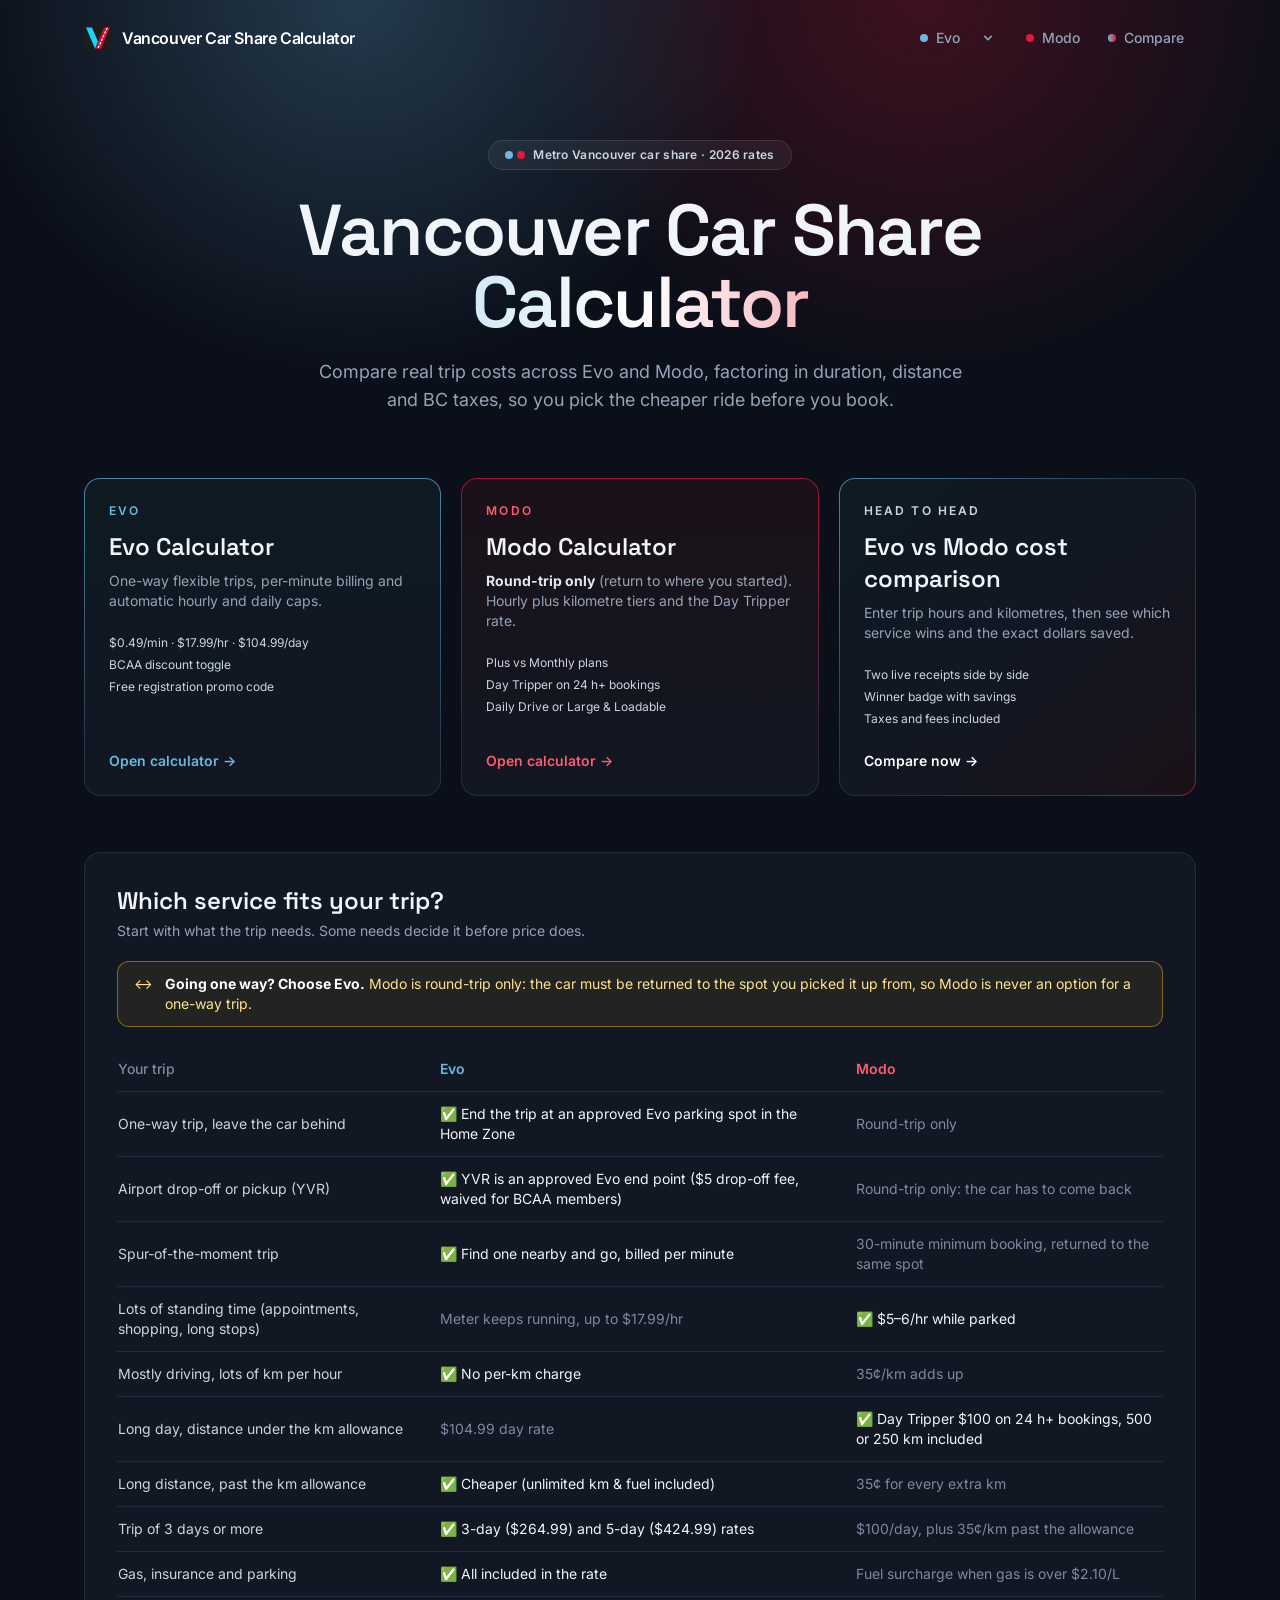
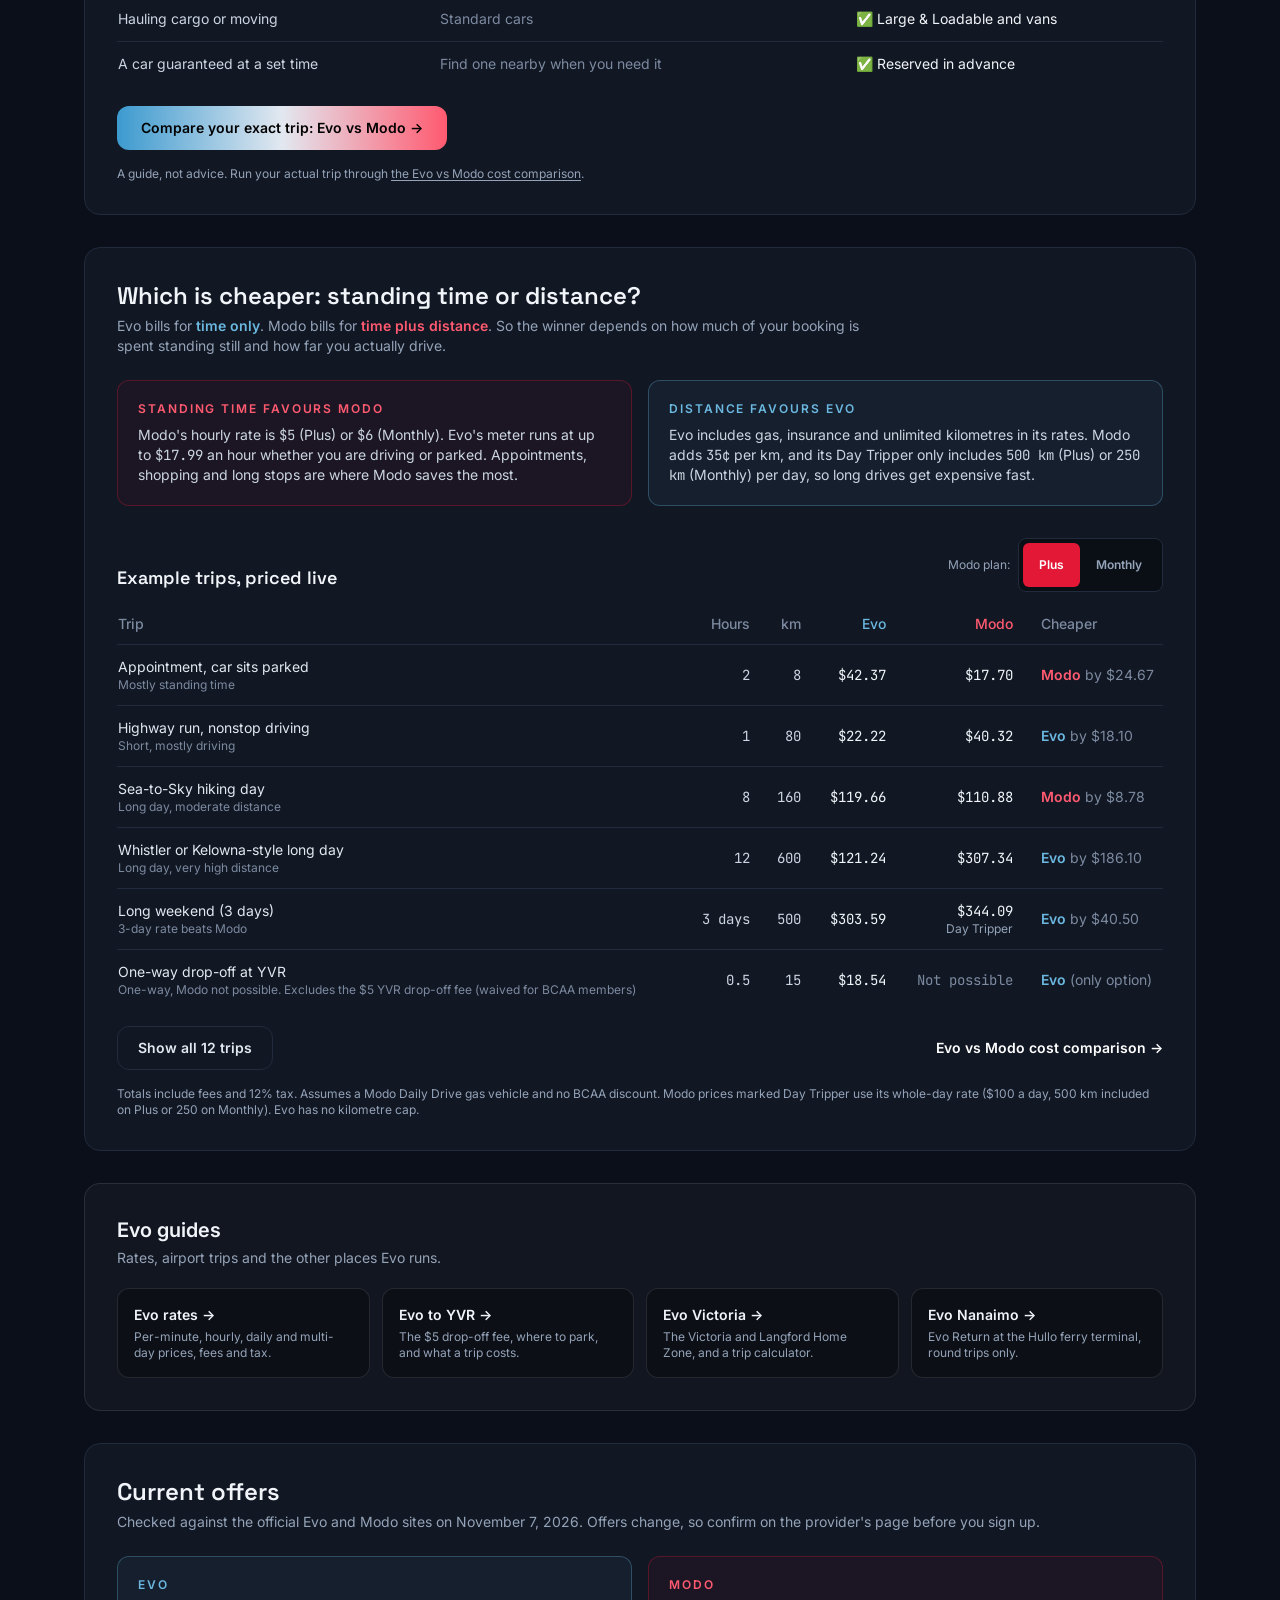
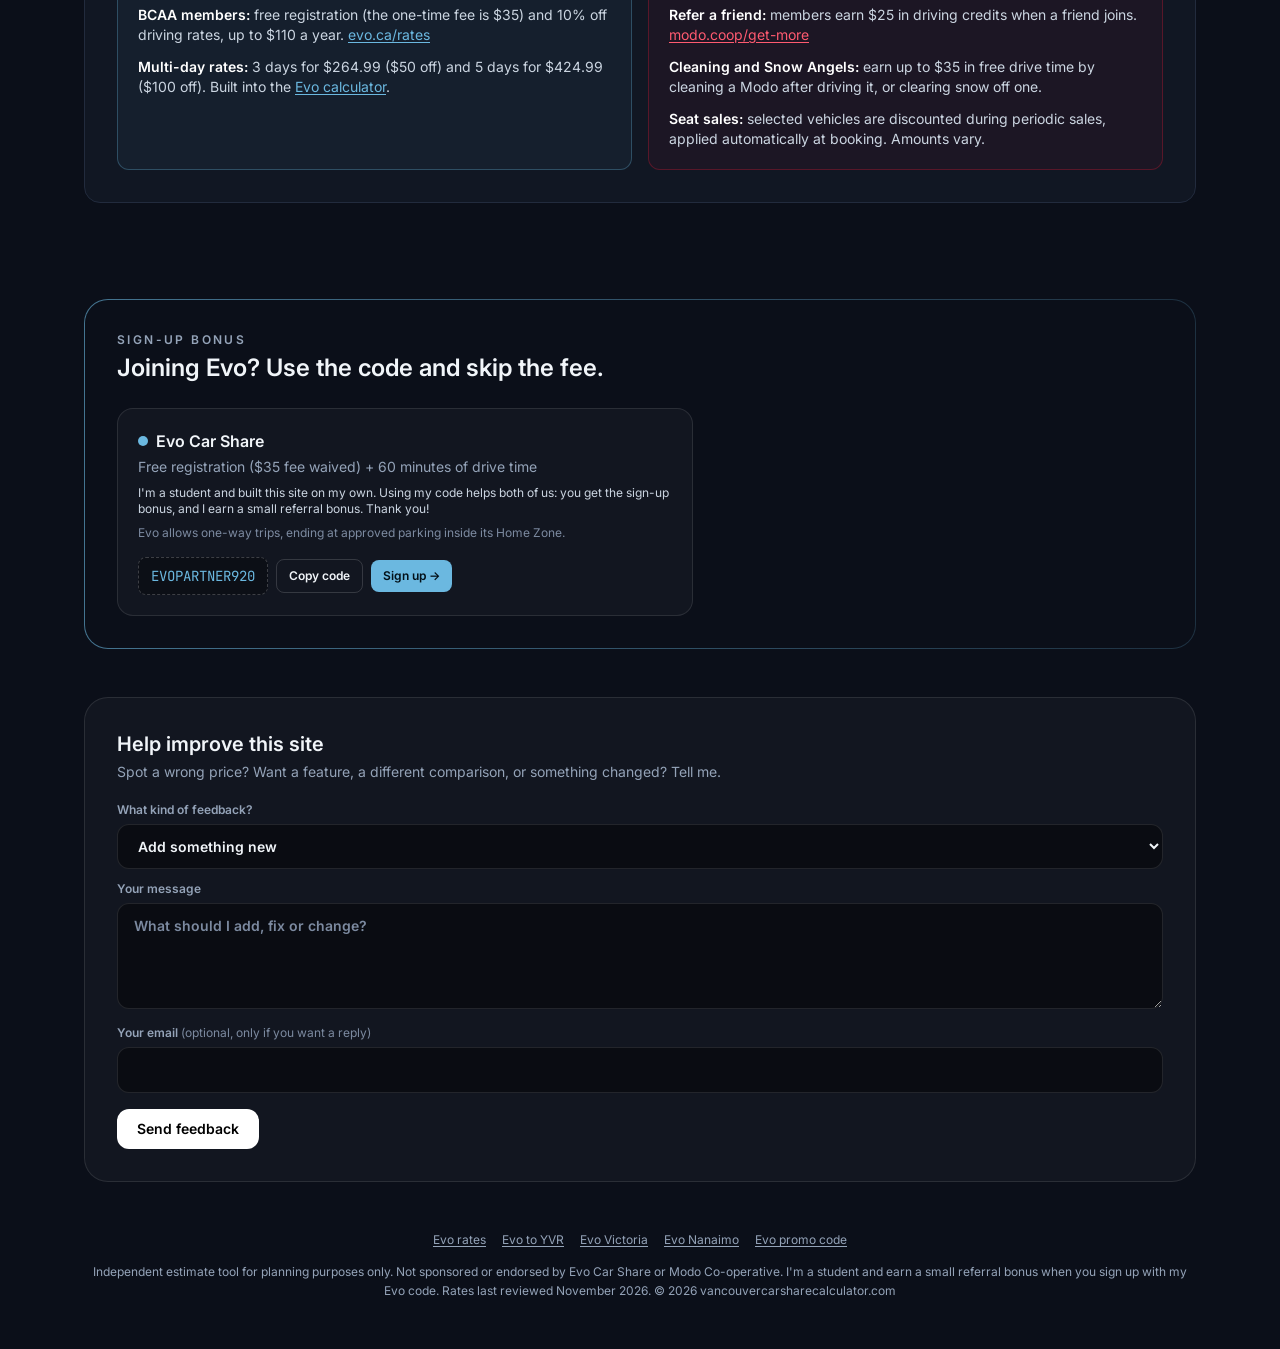
<file: index.html>
<!DOCTYPE html>
<html lang="en">
<head>
<meta charset="UTF-8">
<meta name="viewport" content="width=device-width, initial-scale=1.0">
<title>Vancouver Car Share Calculator 2026 | Evo &amp; Modo Costs</title>
<meta name="description" content="Compare Evo and Modo trip costs in Vancouver. Side-by-side rates with live caps, per-km charges, BCAA savings and BC taxes calculated instantly.">
<link rel="canonical" href="https://vancouvercarsharecalculator.com/">
<link rel="icon" href="favicon.ico" sizes="any">
<link rel="icon" type="image/png" sizes="32x32" href="assets/favicon-32.png">
<link rel="icon" type="image/png" sizes="192x192" href="assets/icon-192.png">
<link rel="apple-touch-icon" href="assets/apple-touch-icon.png">
<meta property="og:type" content="website">
<meta property="og:site_name" content="Vancouver Car Share Calculator">
<meta property="og:title" content="Vancouver Car Share Calculator 2026 | Evo &amp; Modo Costs">
<meta property="og:description" content="Compare Evo and Modo trip costs in Vancouver. Side-by-side rates with live caps, per-km charges, BCAA savings and BC taxes calculated instantly.">
<meta property="og:url" content="https://vancouvercarsharecalculator.com/">
<meta property="og:image" content="https://vancouvercarsharecalculator.com/assets/og-image.jpg">
<meta property="og:image:width" content="1200">
<meta property="og:image:height" content="630">
<meta name="twitter:card" content="summary_large_image">
<meta name="twitter:image" content="https://vancouvercarsharecalculator.com/assets/og-image.jpg">
<meta name="twitter:title" content="Vancouver Car Share Calculator 2026 | Evo &amp; Modo Costs">
<meta name="twitter:description" content="Compare Evo and Modo trip costs in Vancouver. Side-by-side rates with live caps, per-km charges, BCAA savings and BC taxes calculated instantly.">
<link rel="preconnect" href="https://fonts.googleapis.com">
<link rel="preconnect" href="https://fonts.gstatic.com" crossorigin>
<link href="https://fonts.googleapis.com/css2?family=Space+Grotesk:wght@500;600;700&family=Inter:wght@400;500;600&family=JetBrains+Mono:wght@500;700&display=swap" rel="stylesheet">
<link rel="stylesheet" href="assets/tailwind.css?v=20261120c">
<style>
  body{ background:#0B0F19; }
  .hero-glow{ background:
    radial-gradient(ellipse 45% 60% at 28% 0%, rgba(107,184,224,.26), transparent 70%),
    radial-gradient(ellipse 45% 60% at 72% 0%, rgba(227,24,55,.24), transparent 70%); }
  .card-lift{ transition:transform .18s ease, box-shadow .18s ease; }
  .card-lift:hover{ transform:translateY(-3px); }
</style>
<script type="application/ld+json">
{"@context":"https://schema.org","@type":"WebSite","name":"Vancouver Car Share Calculator","url":"https://vancouvercarsharecalculator.com/"}
</script>
</head>
<body class="text-slate-100 font-body min-h-screen" data-page="hub">

<div class="pointer-events-none fixed inset-0 -z-10 hero-glow" aria-hidden="true"></div>

<div id="site-nav"></div>

<main class="max-w-6xl mx-auto px-5 pb-16">

  <!-- Hero -->
  <header class="text-center pt-10 pb-12 md:pt-16 md:pb-16">
    <p class="inline-flex items-center gap-2 rounded-full border border-white/10 bg-white/5 px-4 py-1.5 text-xs font-semibold tracking-wide text-slate-300 mb-6">
      <span class="w-2 h-2 rounded-full bg-evo"></span><span class="w-2 h-2 rounded-full bg-modo -ml-1"></span>
      Metro Vancouver car share · 2026 rates
    </p>
    <h1 class="font-display font-semibold text-4xl md:text-7xl leading-[1.05] tracking-tight mb-5">
      Vancouver Car Share
      <span class="block bg-gradient-to-r from-evo via-white to-modo bg-clip-text text-transparent">Calculator</span>
    </h1>
    <p class="text-slate-400 text-base md:text-lg max-w-2xl mx-auto">Compare real trip costs across Evo and Modo, factoring in duration, distance and BC taxes, so you pick the cheaper ride before you book.</p>
  </header>

  <!-- Three core cards -->
  <section class="grid grid-cols-1 md:grid-cols-3 gap-5 mb-14" aria-label="Calculators">
    <a href="evo/" class="card-lift group rounded-2xl p-px bg-gradient-to-b from-evo/70 to-line hover:shadow-[0_20px_50px_-20px_rgba(107,184,224,.5)]">
      <div class="h-full rounded-[15px] bg-gradient-to-b from-[#0e1a22] to-panel p-6 flex flex-col">
        <span class="text-xs font-semibold tracking-[0.18em] uppercase text-evo mb-3">Evo</span>
        <h2 class="font-display font-semibold text-2xl mb-2">Evo Calculator</h2>
        <p class="text-sm text-slate-400 mb-6">One-way flexible trips, per-minute billing and automatic hourly and daily caps.</p>
        <ul class="text-xs text-slate-300 space-y-1.5 mb-6">
          <li>$0.49/min · $17.99/hr · $104.99/day</li><li>BCAA discount toggle</li><li>Free registration promo code</li>
        </ul>
        <span class="mt-auto text-sm font-semibold text-evo group-hover:translate-x-1 transition">Open calculator →</span>
      </div>
    </a>

    <a href="modo/" class="card-lift group rounded-2xl p-px bg-gradient-to-b from-modo/70 to-line hover:shadow-[0_20px_50px_-20px_rgba(227,24,55,.5)]">
      <div class="h-full rounded-[15px] bg-gradient-to-b from-[#1b1118] to-panel p-6 flex flex-col">
        <span class="text-xs font-semibold tracking-[0.18em] uppercase text-modo-light mb-3">Modo</span>
        <h2 class="font-display font-semibold text-2xl mb-2">Modo Calculator</h2>
        <p class="text-sm text-slate-400 mb-6"><strong class="text-slate-200">Round-trip only</strong> (return to where you started). Hourly plus kilometre tiers and the Day Tripper rate.</p>
        <ul class="text-xs text-slate-300 space-y-1.5 mb-6">
          <li>Plus vs Monthly plans</li><li>Day Tripper on 24 h+ bookings</li><li>Daily Drive or Large &amp; Loadable</li>
        </ul>
        <span class="mt-auto text-sm font-semibold text-modo-light group-hover:translate-x-1 transition">Open calculator →</span>
      </div>
    </a>

    <a href="compare/" class="card-lift group rounded-2xl p-px bg-gradient-to-br from-evo/70 via-line to-modo/70 hover:shadow-[0_20px_50px_-20px_rgba(255,255,255,.25)]">
      <div class="h-full rounded-[15px] bg-gradient-to-br from-[#0e1a22] via-panel to-[#1b1118] p-6 flex flex-col">
        <span class="text-xs font-semibold tracking-[0.18em] uppercase text-slate-300 mb-3">Head to head</span>
        <h2 class="font-display font-semibold text-2xl mb-2">Evo vs Modo cost comparison</h2>
        <p class="text-sm text-slate-400 mb-6">Enter trip hours and kilometres, then see which service wins and the exact dollars saved.</p>
        <ul class="text-xs text-slate-300 space-y-1.5 mb-6">
          <li>Two live receipts side by side</li><li>Winner badge with savings</li><li>Taxes and fees included</li>
        </ul>
        <span class="mt-auto text-sm font-semibold text-white group-hover:translate-x-1 transition">Compare now →</span>
      </div>
    </a>
  </section>

  <!-- What the trip needs -->
  <section class="rounded-2xl border border-line bg-panel p-6 md:p-8 mb-8">
    <h2 class="font-display font-semibold text-2xl mb-1">Which service fits your trip?</h2>
    <p class="text-slate-400 text-sm mb-5 max-w-3xl">Start with what the trip needs. Some needs decide it before price does.</p>

    <div role="note" class="mb-5 rounded-xl px-4 py-3 text-sm flex gap-3 items-start" style="border:1px solid rgba(251,191,36,.45);background:rgba(251,191,36,.08);color:#fde68a"><span aria-hidden="true">↔</span><p><strong class="text-white">Going one way? Choose Evo.</strong> Modo is round-trip only: the car must be returned to the spot you picked it up from, so Modo is never an option for a one-way trip.</p></div>

    <div class="hidden md:block overflow-x-auto">
      <table class="w-full text-sm min-w-[560px]">
        <thead>
          <tr class="text-left border-b border-line">
            <th class="py-3 pr-4 font-medium text-slate-500">Your trip</th>
            <th class="py-3 px-4 font-semibold text-evo">Evo</th>
            <th class="py-3 pl-4 font-semibold text-modo-light">Modo</th>
          </tr>
        </thead>
        <tbody id="needsRows" class="divide-y divide-line">
          <tr><td class="py-3 pr-4 text-slate-300">One-way trip, leave the car behind</td><td class="py-3 px-4">✅ End the trip at an approved Evo parking spot in the Home Zone</td><td class="py-3 pl-4 text-slate-500">Round-trip only</td></tr>
          <tr><td class="py-3 pr-4 text-slate-300">Airport drop-off or pickup (YVR)</td><td class="py-3 px-4">✅ YVR is an approved Evo end point ($5 drop-off fee, waived for BCAA members)</td><td class="py-3 pl-4 text-slate-500">Round-trip only: the car has to come back</td></tr>
          <tr><td class="py-3 pr-4 text-slate-300">Spur-of-the-moment trip</td><td class="py-3 px-4">✅ Find one nearby and go, billed per minute</td><td class="py-3 pl-4 text-slate-500">30-minute minimum booking, returned to the same spot</td></tr>
          <tr><td class="py-3 pr-4 text-slate-300">Lots of standing time (appointments, shopping, long stops)</td><td class="py-3 px-4 text-slate-500">Meter keeps running, up to $17.99/hr</td><td class="py-3 pl-4">✅ $5–6/hr while parked</td></tr>
          <tr><td class="py-3 pr-4 text-slate-300">Mostly driving, lots of km per hour</td><td class="py-3 px-4">✅ No per-km charge</td><td class="py-3 pl-4 text-slate-500">35¢/km adds up</td></tr>
          <tr><td class="py-3 pr-4 text-slate-300">Long day, distance under the km allowance</td><td class="py-3 px-4 text-slate-500">$104.99 day rate</td><td class="py-3 pl-4">✅ Day Tripper $100 on 24 h+ bookings, 500 or 250 km included</td></tr>
          <tr><td class="py-3 pr-4 text-slate-300">Long distance, past the km allowance</td><td class="py-3 px-4">✅ Cheaper (unlimited km &amp; fuel included)</td><td class="py-3 pl-4 text-slate-500">35¢ for every extra km</td></tr>
          <tr><td class="py-3 pr-4 text-slate-300">Trip of 3 days or more</td><td class="py-3 px-4">✅ 3-day ($264.99) and 5-day ($424.99) rates</td><td class="py-3 pl-4 text-slate-500">$100/day, plus 35¢/km past the allowance</td></tr>
          <tr><td class="py-3 pr-4 text-slate-300">Gas, insurance and parking</td><td class="py-3 px-4">✅ All included in the rate</td><td class="py-3 pl-4 text-slate-500">Fuel surcharge when gas is over $2.10/L</td></tr>
          <tr><td class="py-3 pr-4 text-slate-300">Hauling cargo or moving</td><td class="py-3 px-4 text-slate-500">Standard cars</td><td class="py-3 pl-4">✅ Large &amp; Loadable and vans</td></tr>
          <tr><td class="py-3 pr-4 text-slate-300">A car guaranteed at a set time</td><td class="py-3 px-4 text-slate-500">Find one nearby when you need it</td><td class="py-3 pl-4">✅ Reserved in advance</td></tr>
        </tbody>
      </table>
    </div>
    <ul id="needsCards" class="md:hidden divide-y divide-line border-y border-line" role="list"></ul>
    <a href="compare/" class="mt-5 flex items-center justify-center min-h-[44px] w-full sm:w-auto sm:inline-flex px-6 rounded-xl bg-gradient-to-r from-evo-deep via-slate-200 to-modo-light text-black font-semibold text-sm hover:brightness-110 transition">Compare your exact trip: Evo vs Modo →</a>
    <p class="text-xs text-slate-400 mt-4">A guide, not advice. Run your actual trip through <a href="compare/" class="underline underline-offset-2 text-slate-400">the Evo vs Modo cost comparison</a>.</p>
  </section>

  <!-- Cost: standing time vs distance -->
  <section class="rounded-2xl border border-line bg-panel p-6 md:p-8 mb-8">
    <h2 class="font-display font-semibold text-2xl mb-1">Which is cheaper: standing time or distance?</h2>
    <p class="text-slate-400 text-sm mb-6 max-w-3xl">Evo bills for <span class="text-evo font-semibold">time only</span>. Modo bills for <span class="text-modo-light font-semibold">time plus distance</span>. So the winner depends on how much of your booking is spent standing still and how far you actually drive.</p>

    <div class="grid grid-cols-1 md:grid-cols-2 gap-4 mb-8">
      <div class="rounded-xl border border-modo/30 bg-modo/5 p-5">
        <p class="text-xs font-semibold tracking-[0.16em] uppercase text-modo-light mb-2">Standing time favours Modo</p>
        <p class="text-sm text-slate-300">Modo's hourly rate is <span class="font-mono">$5</span> (Plus) or <span class="font-mono">$6</span> (Monthly). Evo's meter runs at up to <span class="font-mono">$17.99</span> an hour whether you are driving or parked. Appointments, shopping and long stops are where Modo saves the most.</p>
      </div>
      <div class="rounded-xl border border-evo/30 bg-evo/5 p-5">
        <p class="text-xs font-semibold tracking-[0.16em] uppercase text-evo mb-2">Distance favours Evo</p>
        <p class="text-sm text-slate-300">Evo includes gas, insurance and unlimited kilometres in its rates. Modo adds <span class="font-mono">35¢</span> per km, and its Day Tripper only includes <span class="font-mono">500 km</span> (Plus) or <span class="font-mono">250 km</span> (Monthly) per day, so long drives get expensive fast.</p>
      </div>
    </div>

    <div class="flex flex-wrap items-end justify-between gap-3 mb-3">
      <h3 class="font-display font-semibold text-lg">Example trips, priced live</h3>
      <div class="inline-flex items-center gap-2 text-xs text-slate-400">
        <span>Modo plan:</span>
        <div class="inline-flex bg-black/40 border border-line rounded-lg p-1" role="group" aria-label="Modo plan for examples">
          <button type="button" id="exPlus" class="min-h-[44px] px-4 rounded-md font-semibold transition">Plus</button>
          <button type="button" id="exMonthly" class="min-h-[44px] px-4 rounded-md font-semibold transition">Monthly</button>
        </div>
      </div>
    </div>
    <div class="hidden md:block overflow-x-auto">
      <table class="w-full text-sm min-w-[640px]">
        <thead>
          <tr class="text-left border-b border-line text-slate-500">
            <th class="py-2.5 pr-4 font-medium">Trip</th>
            <th class="py-2.5 px-3 font-medium text-right">Hours</th>
            <th class="py-2.5 px-3 font-medium text-right">km</th>
            <th class="py-2.5 px-3 font-medium text-right text-evo">Evo</th>
            <th class="py-2.5 px-3 font-medium text-right text-modo-light">Modo</th>
            <th class="py-2.5 pl-4 font-medium">Cheaper</th>
          </tr>
        </thead>
        <tbody id="exampleRows" class="divide-y divide-line"></tbody>
      </table>
    </div>
    <ul id="exampleCards" class="md:hidden divide-y divide-line border-y border-line" role="list"></ul>
    <div class="flex flex-wrap items-center justify-between gap-3 mt-4">
      <button type="button" id="exMore" class="w-full sm:w-auto min-h-[44px] px-5 rounded-xl border border-line text-sm font-semibold text-slate-200 hover:text-white hover:border-slate-500 transition"></button>
      <a href="compare/" class="inline-flex items-center min-h-[44px] text-sm font-semibold text-white hover:underline underline-offset-4">Evo vs Modo cost comparison →</a>
    </div>
    <p class="text-xs text-slate-400 mt-4">Totals include fees and 12% tax. Assumes a Modo Daily Drive gas vehicle and no BCAA discount. Modo prices marked Day Tripper use its whole-day rate ($100 a day, 500 km included on Plus or 250 on Monthly). Evo has no kilometre cap.</p>
  </section>

  <!-- Verified offers -->
  <div id="evo-guides" class="-mx-5 mb-8"></div>

  <section id="offers" class="rounded-2xl border border-line bg-panel p-6 md:p-8 mb-8">
    <h2 class="font-display font-semibold text-2xl mb-1">Current offers</h2>
    <p class="text-sm text-slate-400 mb-6">Checked against the official Evo and Modo sites on November 7, 2026. Offers change, so confirm on the provider's page before you sign up.</p>
    <div class="grid grid-cols-1 md:grid-cols-2 gap-4">
      <div class="rounded-xl border border-evo/30 bg-evo/5 p-5">
        <p class="text-xs font-semibold tracking-[0.16em] uppercase text-evo mb-3">Evo</p>
        <ul class="space-y-3 text-sm text-slate-300">
          <li><span class="font-semibold text-white">BCAA members:</span> free registration (the one-time fee is $35) and 10% off driving rates, up to $110 a year. <a class="text-evo underline underline-offset-2" href="https://evo.ca/rates" target="_blank" rel="noopener">evo.ca/rates</a></li>
          <li><span class="font-semibold text-white">Multi-day rates:</span> 3 days for $264.99 ($50 off) and 5 days for $424.99 ($100 off). Built into the <a class="text-evo underline underline-offset-2" href="evo/">Evo calculator</a>.</li>
        </ul>
      </div>
      <div class="rounded-xl border border-modo/30 bg-modo/5 p-5">
        <p class="text-xs font-semibold tracking-[0.16em] uppercase text-modo-light mb-3">Modo</p>
        <ul class="space-y-3 text-sm text-slate-300">
          <li><span class="font-semibold text-white">Refer a friend:</span> members earn $25 in driving credits when a friend joins. <a class="text-modo-light underline underline-offset-2" href="https://www.modo.coop/get-more" target="_blank" rel="noopener">modo.coop/get-more</a></li>
          <li><span class="font-semibold text-white">Cleaning and Snow Angels:</span> earn up to $35 in free drive time by cleaning a Modo after driving it, or clearing snow off one.</li>
          <li><span class="font-semibold text-white">Seat sales:</span> selected vehicles are discounted during periodic sales, applied automatically at booking. Amounts vary.</li>
        </ul>
      </div>
    </div>
  </section>

</main>

<div id="referral-bar" class="mb-12"></div>

<div id="feedback" class="mb-12"></div>

<footer class="max-w-6xl mx-auto px-5 pb-12 text-center text-xs text-slate-400 leading-relaxed">
  Independent estimate tool for planning purposes only. Not sponsored or endorsed by Evo Car Share or Modo Co-operative. I'm a student and earn a small referral bonus when you sign up with my Evo code.
  Rates last reviewed <span data-reviewed>November 2026</span>. © <span id="year"></span> vancouvercarsharecalculator.com
</footer>

<script src="assets/pricing.js?v=20261120c"></script>
<script src="assets/site.js?v=20261120c"></script>
<script>
(function () {
  var P = window.Pricing, plan = 'plus', showAll = false;
  var FEATURED = ['appt', 'hike', 'airport', 'highway', 'whistler', 'threeday'];
  var money = function (n) { return '$' + n.toLocaleString('en-CA', { minimumFractionDigits: 2, maximumFractionDigits: 2 }); };
  var hoursLabel = function (h) { return h >= 24 ? (h / 24) + (h === 24 ? ' day' : ' days') : String(h); };

  function paint() {
    [['exPlus', 'plus'], ['exMonthly', 'monthly']].forEach(function (p) {
      document.getElementById(p[0]).setAttribute('aria-pressed', plan === p[1] ? 'true' : 'false');
      document.getElementById(p[0]).className = 'min-h-[44px] px-4 rounded-md font-semibold transition ' + (plan === p[1] ? 'bg-modo text-white' : 'text-slate-400 hover:text-white');
    });
    document.getElementById('exampleRows').innerHTML = P.SCENARIOS.map(function (s) {
      var e = P.evoQuote(s.hours * 60).total;
      var mq = s.oneWay ? null : P.modoQuote({ hours: s.hours, km: s.km, plan: plan, vehicle: 'daily', ev: false });
      var m = mq ? mq.total : null, dt = !!mq && mq.mode === 'dayTripper';
      var diff = m === null ? 0 : P.round2(Math.abs(e - m));
      var win = m === null ? '<span class="text-evo font-semibold">Evo</span> <span class="text-slate-500">(only option)</span>'
              : e < m ? '<span class="text-evo font-semibold">Evo</span> <span class="text-slate-500">by ' + money(diff) + '</span>'
                      : '<span class="text-modo-light font-semibold">Modo</span> <span class="text-slate-500">by ' + money(diff) + '</span>';
      var extra = FEATURED.indexOf(s.id) === -1;
      return '<tr class="hover:bg-white/[0.03]"' + (extra && !showAll ? ' hidden' : '') + '>' +
        '<td class="py-3 pr-4">' + (s.oneWay ? '<span class="text-slate-200">' + s.label + '</span>' : '<a href="compare/?h=' + s.hours + '&km=' + s.km + '" class="text-slate-200 hover:text-white underline-offset-2 hover:underline">' + s.label + '</a>') +
          '<span class="block text-xs text-slate-500">' + s.kind + '</span></td>' +
        '<td class="py-3 px-3 text-right font-mono text-slate-300">' + hoursLabel(s.hours) + '</td>' +
        '<td class="py-3 px-3 text-right font-mono text-slate-300">' + s.km + '</td>' +
        '<td class="py-3 px-3 text-right font-mono">' + money(e) + '</td>' +
        '<td class="py-3 px-3 text-right font-mono' + (m === null ? ' text-slate-500' : '') + '">' + (m === null ? 'Not possible' : money(m)) +
          (dt ? '<span class="block text-xs font-body text-slate-400">Day Tripper</span>' : '') + '</td>' +
        '<td class="py-3 pl-4">' + win + '</td></tr>';
    }).join('');
    document.getElementById('exampleCards').innerHTML = P.SCENARIOS.map(function (s) {
      var e = P.evoQuote(s.hours * 60).total;
      var mq = s.oneWay ? null : P.modoQuote({ hours: s.hours, km: s.km, plan: plan, vehicle: 'daily', ev: false });
      var m = mq ? mq.total : null, dt = !!mq && mq.mode === 'dayTripper';
      var diff = m === null ? 0 : P.round2(Math.abs(e - m));
      var evoWins = m === null || e < m;
      var extra = FEATURED.indexOf(s.id) === -1;
      var chip = function (name, cls, amount, on, sub) {
        return '<div class="rounded-lg px-3 py-2 ' + (on ? 'bg-white/[0.06] ring-1 ring-inset ring-current ' + cls : 'text-slate-400') + '">' +
          '<p class="text-xs font-semibold ' + cls + '">' + name + (on ? ' · cheaper' : '') + '</p>' +
          '<p class="font-mono text-base ' + (on ? 'text-white' : 'text-slate-300') + '">' + amount + '</p>' +
          (sub ? '<p class="text-xs text-slate-400">' + sub + '</p>' : '') + '</div>';
      };
      var when = (s.hours >= 24 ? hoursLabel(s.hours) : s.hours + ' h') + ' · ' + s.km + ' km';
      return '<li class="py-4"' + (extra && !showAll ? ' hidden' : '') + '>' +
        '<div class="flex items-baseline justify-between gap-3">' +
          (s.oneWay ? '<span class="font-medium text-slate-200">' + s.label + '</span>' : '<a href="compare/?h=' + s.hours + '&km=' + s.km + '" class="font-medium text-slate-200 underline underline-offset-2 decoration-slate-600">' + s.label + '</a>') +
          '<span class="text-xs font-mono text-slate-400 whitespace-nowrap">' + when + '</span></div>' +
        '<p class="text-xs text-slate-400 mt-0.5 mb-3">' + s.kind + '</p>' +
        '<div class="grid grid-cols-2 gap-2">' +
          chip('Evo', 'text-evo', money(e), evoWins) +
          chip('Modo', 'text-modo-light', m === null ? 'Not possible' : money(m), !evoWins, dt ? 'Day Tripper rate' : '') +
        '</div>' +
        '<p class="text-sm text-slate-300 mt-2">' + (m === null ? 'One way, so only Evo can do it.' : (evoWins ? 'Evo' : 'Modo') + ' saves ' + money(diff)) + '</p>' +
      '</li>';
    }).join('');
    document.getElementById('exMore').textContent = showAll ? 'Show fewer trips' : 'Show all ' + P.SCENARIOS.length + ' trips';
  }

  // Phone layout of "Which service fits your trip?": one stacked row per need, built from the desktop table.
  document.getElementById('needsCards').innerHTML = [].map.call(document.querySelectorAll('#needsRows tr'), function (tr) {
    var c = tr.cells;
    var side = function (name, cls, td) {
      var text = td.textContent.trim(), win = text.indexOf('✅') === 0;
      if (win) text = text.slice(1).trim();
      return '<div class="rounded-lg px-3 py-2 ' + (win ? 'bg-white/[0.06] ring-1 ring-inset ring-current ' + cls : '') + '">' +
        '<p class="text-xs font-semibold ' + cls + '">' + name + (win ? ' · better fit' : '') + '</p>' +
        '<p class="text-sm ' + (win ? 'text-slate-100' : 'text-slate-400') + '">' + text + '</p></div>';
    };
    return '<li class="py-4"><p class="font-medium text-slate-200 mb-2">' + c[0].textContent.trim() + '</p>' +
      '<div class="grid grid-cols-2 gap-2">' + side('Evo', 'text-evo', c[1]) + side('Modo', 'text-modo-light', c[2]) + '</div></li>';
  }).join('');

  document.getElementById('exMore').addEventListener('click', function () { showAll = !showAll; paint(); });
  document.getElementById('exPlus').addEventListener('click', function () { plan = 'plus'; paint(); });
  document.getElementById('exMonthly').addEventListener('click', function () { plan = 'monthly'; paint(); });
  paint();
})();
</script>
</body>
</html>
</file>
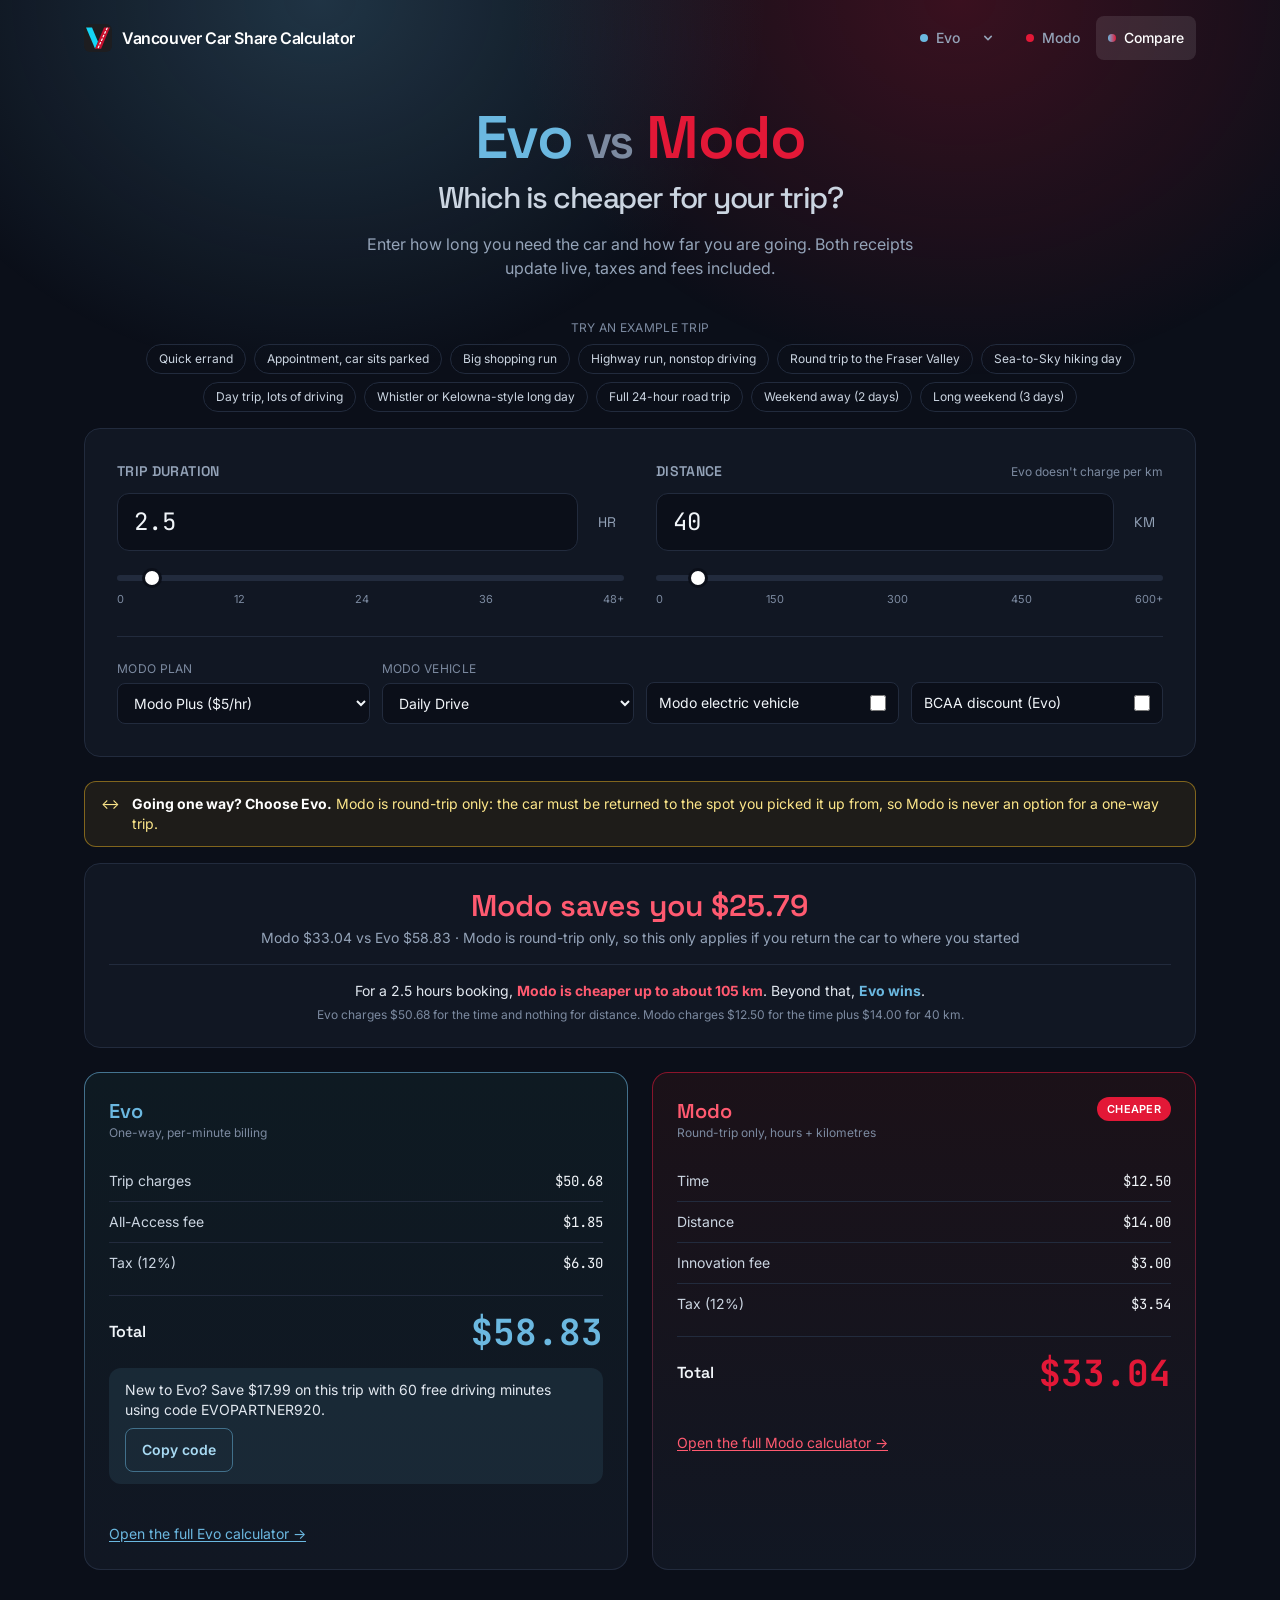
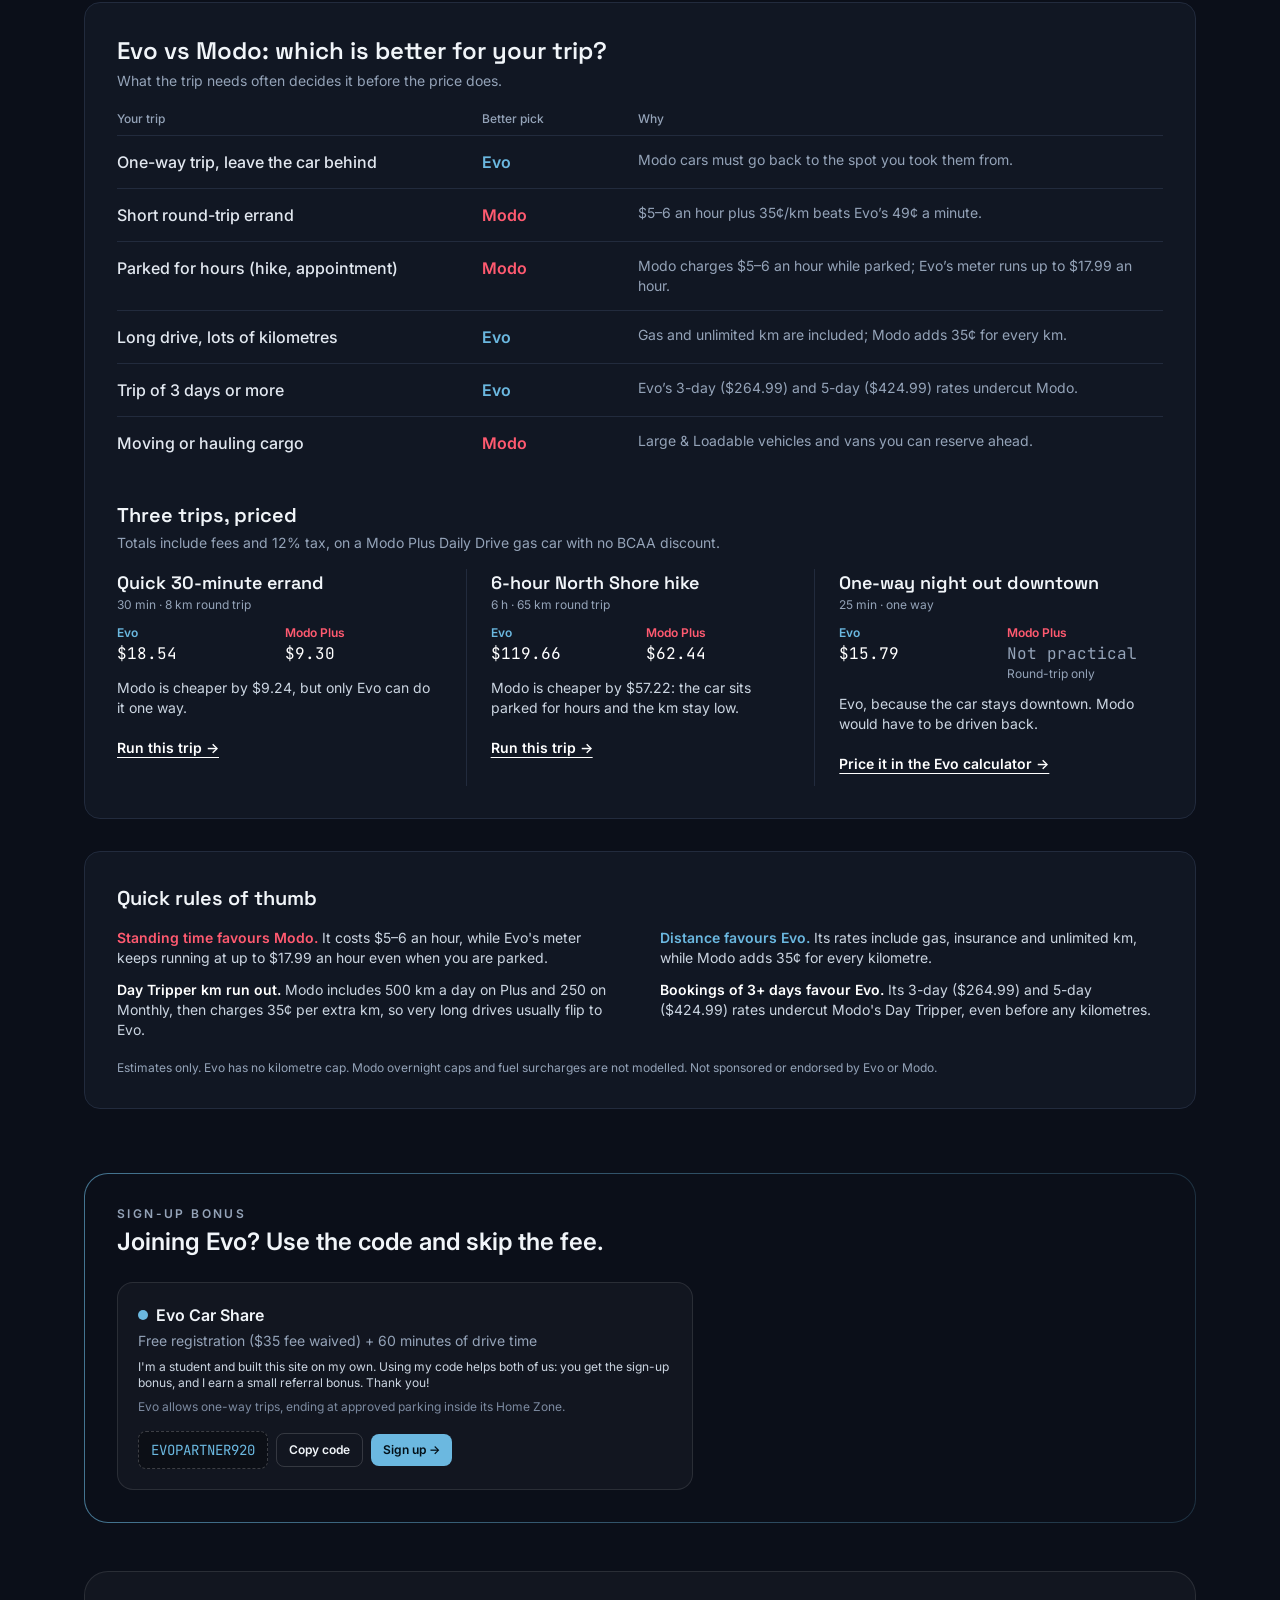
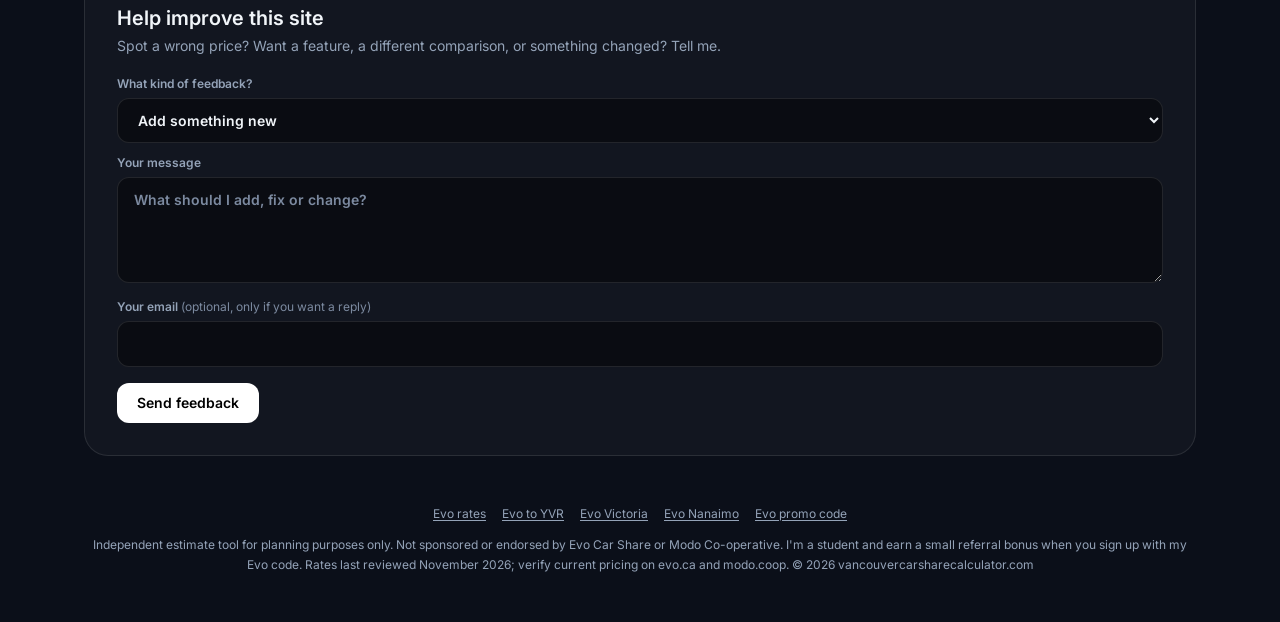
<file: compare/index.html>
<!DOCTYPE html>
<html lang="en">
<head>
<meta charset="UTF-8">
<meta name="viewport" content="width=device-width, initial-scale=1.0">
<title>Evo vs Modo Cost Comparison (2026) | Which Is Cheaper?</title>
<meta name="description" content="Enter your trip hours and kilometres to see whether Evo or Modo is cheaper in Vancouver, with a full receipt including tax, fees and the exact difference.">
<link rel="canonical" href="https://vancouvercarsharecalculator.com/compare/">
<link rel="icon" href="../favicon.ico" sizes="any">
<link rel="icon" type="image/png" sizes="32x32" href="../assets/favicon-32.png">
<link rel="icon" type="image/png" sizes="192x192" href="../assets/icon-192.png">
<link rel="apple-touch-icon" href="../assets/apple-touch-icon.png">
<meta property="og:type" content="website">
<meta property="og:site_name" content="Vancouver Car Share Calculator">
<meta property="og:title" content="Evo vs Modo Cost Comparison (2026) | Which Is Cheaper?">
<meta property="og:description" content="Enter your trip hours and kilometres to see whether Evo or Modo is cheaper in Vancouver, with a full receipt including tax, fees and the exact difference.">
<meta property="og:url" content="https://vancouvercarsharecalculator.com/compare/">
<meta property="og:image" content="https://vancouvercarsharecalculator.com/assets/og-image.jpg">
<meta property="og:image:width" content="1200">
<meta property="og:image:height" content="630">
<meta name="twitter:card" content="summary_large_image">
<meta name="twitter:image" content="https://vancouvercarsharecalculator.com/assets/og-image.jpg">
<meta name="twitter:title" content="Evo vs Modo Cost Comparison (2026) | Which Is Cheaper?">
<meta name="twitter:description" content="Enter your trip hours and kilometres to see whether Evo or Modo is cheaper in Vancouver, with a full receipt including tax, fees and the exact difference.">
<link rel="preconnect" href="https://fonts.googleapis.com">
<link rel="preconnect" href="https://fonts.gstatic.com" crossorigin>
<link href="https://fonts.googleapis.com/css2?family=Space+Grotesk:wght@500;600;700&family=Inter:wght@400;500;600&family=JetBrains+Mono:wght@500;700&display=swap" rel="stylesheet">
<link rel="stylesheet" href="../assets/tailwind.css?v=20261120c">
<style>
  body{ background:#0B0F19; }
  input[type=range]{ -webkit-appearance:none; height:6px; border-radius:999px; background:#222b3d; }
  input[type=range]::-webkit-slider-thumb{ -webkit-appearance:none; width:20px; height:20px; border-radius:9999px; background:#fff; border:3px solid #0B0F19; cursor:pointer; margin-top:-1px; }
  input[type=range]::-moz-range-thumb{ width:16px; height:16px; border-radius:9999px; background:#fff; border:3px solid #0B0F19; cursor:pointer; }
  input[type=number]::-webkit-outer-spin-button, input[type=number]::-webkit-inner-spin-button{ -webkit-appearance:none; margin:0; }
  .split-glow{ background:
    radial-gradient(ellipse 50% 60% at 25% 0%, rgba(107,184,224,.22), transparent 70%),
    radial-gradient(ellipse 50% 60% at 75% 0%, rgba(227,24,55,.22), transparent 70%); }
</style>
</head>
<body class="text-slate-100 font-body min-h-screen" data-page="compare">

<div class="pointer-events-none fixed inset-0 -z-10 split-glow" aria-hidden="true"></div>

<div id="site-nav"></div>

<main class="max-w-6xl mx-auto px-5 pb-16">

  <header class="text-center pt-8 pb-10">
    <h1 class="font-display font-semibold text-4xl md:text-6xl leading-[1.08] tracking-tight mb-4">
      <span class="text-evo">Evo</span> <span class="text-slate-500 text-3xl md:text-5xl">vs</span> <span class="text-modo">Modo</span>
      <span class="block text-2xl md:text-3xl text-slate-300 mt-3 font-medium">Which is cheaper for your trip?</span>
    </h1>
    <p class="text-slate-400 max-w-xl mx-auto">Enter how long you need the car and how far you are going. Both receipts update live, taxes and fees included.</p>
  </header>

  <!-- Example trips -->
  <div class="mb-4">
    <p class="text-xs text-slate-500 uppercase tracking-wide mb-2 text-center">Try an example trip</p>
    <div id="scenarios" class="flex flex-wrap justify-center gap-2"></div>
  </div>

  <!-- Inputs -->
  <section class="rounded-2xl border border-line bg-panel p-6 md:p-8 mb-6">
    <div class="grid grid-cols-1 md:grid-cols-2 gap-8">
      <div>
        <div class="flex items-baseline justify-between mb-3">
          <h2 class="font-display font-semibold text-sm uppercase tracking-wide text-slate-400">Trip duration</h2>
          <span id="durLabel" class="text-sm text-slate-300 font-mono"></span>
        </div>
        <div class="flex items-stretch gap-3 mb-3">
          <input id="durInput" type="number" min="0" step="0.5" value="2.5" inputmode="decimal" aria-label="Trip duration in hours"
            class="flex-1 min-w-0 bg-slate-950 border border-line rounded-xl px-4 py-3 font-mono text-2xl focus:outline-none focus:ring-2 focus:ring-white/40">
          <div class="flex items-center px-2 text-slate-400 text-sm font-display uppercase">hr</div>
        </div>
        <input id="durSlider" type="range" min="0" max="48" step="0.5" value="2.5" class="w-full" aria-label="Duration slider">
        <div class="flex justify-between text-[11px] text-slate-500 mt-1"><span>0</span><span>12</span><span>24</span><span>36</span><span>48+</span></div>
      </div>

      <div>
        <div class="flex items-baseline justify-between mb-3">
          <h2 class="font-display font-semibold text-sm uppercase tracking-wide text-slate-400">Distance</h2>
          <span class="text-xs text-slate-500">Evo doesn't charge per km</span>
        </div>
        <div class="flex items-stretch gap-3 mb-3">
          <input id="kmInput" type="number" min="0" step="1" value="40" inputmode="decimal" aria-label="Distance in kilometres"
            class="flex-1 min-w-0 bg-slate-950 border border-line rounded-xl px-4 py-3 font-mono text-2xl focus:outline-none focus:ring-2 focus:ring-white/40">
          <div class="flex items-center px-2 text-slate-400 text-sm font-display uppercase">km</div>
        </div>
        <input id="kmSlider" type="range" min="0" max="600" step="5" value="40" class="w-full" aria-label="Distance slider">
        <div class="flex justify-between text-[11px] text-slate-500 mt-1"><span>0</span><span>150</span><span>300</span><span>450</span><span>600+</span></div>
      </div>
    </div>

    <div class="mt-7 pt-6 border-t border-line grid grid-cols-1 sm:grid-cols-2 lg:grid-cols-4 gap-3 text-sm">
      <label class="flex flex-col gap-1.5"><span class="text-xs text-slate-500 uppercase tracking-wide">Modo plan</span>
        <select id="plan" class="bg-slate-950 border border-line rounded-lg px-3 py-2.5 focus:outline-none focus:ring-2 focus:ring-modo">
          <option value="plus">Modo Plus ($5/hr)</option><option value="monthly">Modo Monthly ($6/hr)</option>
        </select></label>
      <label class="flex flex-col gap-1.5"><span class="text-xs text-slate-500 uppercase tracking-wide">Modo vehicle</span>
        <select id="vehicle" class="bg-slate-950 border border-line rounded-lg px-3 py-2.5 focus:outline-none focus:ring-2 focus:ring-modo">
          <option value="daily">Daily Drive</option><option value="large">Large &amp; Loadable</option>
        </select></label>
      <label class="flex items-center justify-between gap-3 bg-slate-950 border border-line rounded-lg px-3 py-2.5 cursor-pointer self-end">
        <span>Modo electric vehicle</span>
        <input id="ev" type="checkbox" class="w-4 h-4 accent-[#E31837]"></label>
      <label class="flex items-center justify-between gap-3 bg-slate-950 border border-line rounded-lg px-3 py-2.5 cursor-pointer self-end">
        <span>BCAA discount (Evo)</span>
        <input id="bcaa" type="checkbox" class="w-4 h-4 accent-[#6BB8E0]"></label>
    </div>
  </section>

  <!-- Verdict -->
  <div role="note" class="mb-4 rounded-xl px-4 py-3 text-sm flex gap-3 items-start" style="border:1px solid rgba(251,191,36,.45);background:rgba(251,191,36,.08);color:#fde68a"><span aria-hidden="true">↔</span><p><strong class="text-white">Going one way? Choose Evo.</strong> Modo is round-trip only: the car must be returned to the spot you picked it up from, so Modo is never an option for a one-way trip.</p></div>
  <section id="verdict" class="rounded-2xl border border-line bg-panel p-5 md:p-6 mb-6 text-center">
    <p id="verdictText" class="font-display font-semibold text-2xl md:text-3xl"></p>
    <p id="verdictSub" class="text-sm text-slate-400 mt-1"></p>
    <div class="mt-4 pt-4 border-t border-line">
      <p id="breakEven" class="text-sm text-slate-200"></p>
      <p id="whyText" class="text-xs text-slate-500 mt-1.5"></p>
    </div>
  </section>

  <!-- Receipts -->
  <section class="grid grid-cols-1 md:grid-cols-2 gap-6 mb-8">

    <article id="evoCard" class="rounded-2xl p-px bg-gradient-to-b from-evo/60 to-line transition">
      <div class="rounded-[15px] bg-gradient-to-b from-[#0e1a22] to-panel p-6 h-full">
        <div class="flex items-start justify-between mb-5">
          <div><h2 class="font-display font-semibold text-xl text-evo">Evo</h2><p class="text-xs text-slate-500">One-way, per-minute billing</p></div>
          <span id="evoBadge" class="hidden text-[11px] font-semibold uppercase tracking-wide px-2.5 py-1 rounded-full bg-evo text-black">Cheaper</span>
        </div>
        <dl class="divide-y divide-line text-sm">
          <div class="flex justify-between py-2.5"><dt class="text-slate-300">Trip charges</dt><dd id="eTrip" class="font-mono">$0.00</dd></div>
          <div class="flex justify-between py-2.5"><dt class="text-slate-300">All-Access fee</dt><dd id="eFee" class="font-mono">$0.00</dd></div>
          <div class="flex justify-between py-2.5"><dt class="text-slate-300">Tax (12%)</dt><dd id="eTax" class="font-mono">$0.00</dd></div>
          <div id="ePvrtRow" class="flex justify-between py-2.5 hidden"><dt class="text-slate-300">PVRT <span class="text-xs text-slate-500">(incl. GST)</span></dt><dd id="ePvrt" class="font-mono">$0.00</dd></div>
        </dl>
        <div class="flex justify-between items-center mt-3 pt-4 border-t border-line">
          <span class="font-display font-semibold">Total</span>
          <span id="eTotal" aria-live="polite" class="font-mono text-4xl font-bold text-evo">$0.00</span>
        </div>
        <div id="fmEvo" data-requires-code="evo" data-free-minutes class="mt-4 rounded-xl bg-evo/10 px-4 py-3 flex flex-col items-start gap-2">
          <p data-fm-text class="text-sm text-slate-200"></p>
          <button type="button" data-copy-code="evo" data-placement="receipt" data-copied-label="Copied" aria-label="Copy code for the Evo offer" class="min-h-[44px] px-4 rounded-lg border border-evo/50 text-evo-light text-sm font-semibold hover:bg-evo/10 transition">Copy code</button>
        </div>
        <p id="eNote" class="text-xs text-slate-500 mt-3 min-h-[1rem]"></p>
        <a href="../evo/" class="inline-block mt-3 text-sm text-evo underline underline-offset-2" data-track="compare_to_evo">Open the full Evo calculator →</a>
      </div>
    </article>

    <article id="modoCard" class="rounded-2xl p-px bg-gradient-to-b from-modo/60 to-line transition">
      <div class="rounded-[15px] bg-gradient-to-b from-[#1b1118] to-panel p-6 h-full">
        <div class="flex items-start justify-between mb-5">
          <div><h2 class="font-display font-semibold text-xl text-modo-light">Modo</h2><p class="text-xs text-slate-500">Round-trip only, hours + kilometres</p></div>
          <span id="modoBadge" class="hidden text-[11px] font-semibold uppercase tracking-wide px-2.5 py-1 rounded-full bg-modo text-white">Cheaper</span>
        </div>
        <dl class="divide-y divide-line text-sm">
          <div class="flex justify-between py-2.5"><dt class="text-slate-300">Time</dt><dd id="mTime" class="font-mono">$0.00</dd></div>
          <div class="flex justify-between py-2.5"><dt class="text-slate-300">Distance</dt><dd id="mDist" class="font-mono">$0.00</dd></div>
          <div class="flex justify-between py-2.5"><dt class="text-slate-300">Innovation fee</dt><dd id="mFee" class="font-mono">$0.00</dd></div>
          <div class="flex justify-between py-2.5"><dt class="text-slate-300">Tax (12%)</dt><dd id="mTax" class="font-mono">$0.00</dd></div>
          <div id="mPvrtRow" class="flex justify-between py-2.5 hidden"><dt class="text-slate-300">PVRT <span class="text-xs text-slate-500">(incl. GST)</span></dt><dd id="mPvrt" class="font-mono">$0.00</dd></div>
        </dl>
        <div class="flex justify-between items-center mt-3 pt-4 border-t border-line">
          <span class="font-display font-semibold">Total</span>
          <span id="mTotal" aria-live="polite" class="font-mono text-4xl font-bold text-modo">$0.00</span>
        </div>
        <p id="mNote" class="text-xs text-slate-500 mt-3 min-h-[1rem]"></p>
        <a href="../modo/" class="inline-block mt-3 text-sm text-modo-light underline underline-offset-2" data-track="compare_to_modo">Open the full Modo calculator →</a>
      </div>
    </article>
  </section>

  <!-- Decision matrix + worked examples (figures recomputed from assets/pricing.js below) -->
  <section class="rounded-2xl border border-line bg-panel p-6 md:p-8 mb-8" aria-labelledby="whichHeading">
    <h2 id="whichHeading" class="font-display font-semibold text-2xl mb-1">Evo vs Modo: which is better for your trip?</h2>
    <p class="text-sm text-slate-400 mb-5 max-w-3xl">What the trip needs often decides it before the price does.</p>
    <div class="hidden md:grid grid-cols-[1.3fr_0.5fr_2fr] gap-6 pb-2 border-b border-line text-xs font-medium text-slate-400"><span>Your trip</span><span>Better pick</span><span>Why</span></div>
    <ul class="divide-y divide-line mb-8" role="list">
        <li class="grid grid-cols-1 md:grid-cols-[1.3fr_0.5fr_2fr] gap-1 md:gap-6 py-3.5"><span class="font-medium text-slate-200">One-way trip, leave the car behind</span><span class="font-semibold text-evo">Evo</span><span class="text-sm text-slate-400">Modo cars must go back to the spot you took them from.</span></li>
        <li class="grid grid-cols-1 md:grid-cols-[1.3fr_0.5fr_2fr] gap-1 md:gap-6 py-3.5"><span class="font-medium text-slate-200">Short round-trip errand</span><span class="font-semibold text-modo-light">Modo</span><span class="text-sm text-slate-400">$5–6 an hour plus 35¢/km beats Evo’s 49¢ a minute.</span></li>
        <li class="grid grid-cols-1 md:grid-cols-[1.3fr_0.5fr_2fr] gap-1 md:gap-6 py-3.5"><span class="font-medium text-slate-200">Parked for hours (hike, appointment)</span><span class="font-semibold text-modo-light">Modo</span><span class="text-sm text-slate-400">Modo charges $5–6 an hour while parked; Evo’s meter runs up to $17.99 an hour.</span></li>
        <li class="grid grid-cols-1 md:grid-cols-[1.3fr_0.5fr_2fr] gap-1 md:gap-6 py-3.5"><span class="font-medium text-slate-200">Long drive, lots of kilometres</span><span class="font-semibold text-evo">Evo</span><span class="text-sm text-slate-400">Gas and unlimited km are included; Modo adds 35¢ for every km.</span></li>
        <li class="grid grid-cols-1 md:grid-cols-[1.3fr_0.5fr_2fr] gap-1 md:gap-6 py-3.5"><span class="font-medium text-slate-200">Trip of 3 days or more</span><span class="font-semibold text-evo">Evo</span><span class="text-sm text-slate-400">Evo’s 3-day ($264.99) and 5-day ($424.99) rates undercut Modo.</span></li>
        <li class="grid grid-cols-1 md:grid-cols-[1.3fr_0.5fr_2fr] gap-1 md:gap-6 py-3.5"><span class="font-medium text-slate-200">Moving or hauling cargo</span><span class="font-semibold text-modo-light">Modo</span><span class="text-sm text-slate-400">Large &amp; Loadable vehicles and vans you can reserve ahead.</span></li>
    </ul>

    <h2 class="font-display font-semibold text-xl mb-1">Three trips, priced</h2>
    <p class="text-sm text-slate-400 mb-4">Totals include fees and 12% tax, on a Modo Plus Daily Drive gas car with no BCAA discount.</p>
    <div class="grid grid-cols-1 md:grid-cols-3 divide-y md:divide-y-0 md:divide-x divide-line border-t border-line md:border-t-0">
      <div class="py-5 md:py-0 md:px-6 first:md:pl-0 last:md:pr-0" data-scenario data-h="0.5" data-km="8">
        <h3 class="font-display font-semibold text-lg">Quick 30-minute errand</h3>
        <p class="text-xs text-slate-400 mb-3">30 min · 8 km round trip</p>
        <dl class="grid grid-cols-2 gap-3 mb-3">
          <div><dt class="text-xs font-semibold text-evo">Evo</dt><dd><span class="font-mono text-base text-white" data-sc-evo>$18.54</span></dd></div>
          <div><dt class="text-xs font-semibold text-modo-light">Modo Plus</dt><dd><span class="font-mono text-base text-white" data-sc-modo>$9.30</span></dd></div>
        </dl>
        <p class="text-sm text-slate-300 mb-2" data-sc-verdict>Modo is cheaper by <span data-sc-diff>$9.24</span>, but only Evo can do it one way.</p>
        <a href="?h=0.5&km=8" class="inline-flex items-center min-h-[44px] text-sm font-semibold text-white underline underline-offset-4">Run this trip →</a>
      </div>
      <div class="py-5 md:py-0 md:px-6 first:md:pl-0 last:md:pr-0" data-scenario data-h="6" data-km="65">
        <h3 class="font-display font-semibold text-lg">6-hour North Shore hike</h3>
        <p class="text-xs text-slate-400 mb-3">6 h · 65 km round trip</p>
        <dl class="grid grid-cols-2 gap-3 mb-3">
          <div><dt class="text-xs font-semibold text-evo">Evo</dt><dd><span class="font-mono text-base text-white" data-sc-evo>$119.66</span></dd></div>
          <div><dt class="text-xs font-semibold text-modo-light">Modo Plus</dt><dd><span class="font-mono text-base text-white" data-sc-modo>$62.44</span></dd></div>
        </dl>
        <p class="text-sm text-slate-300 mb-2" data-sc-verdict>Modo is cheaper by <span data-sc-diff>$57.22</span>: the car sits parked for hours and the km stay low.</p>
        <a href="?h=6&km=65" class="inline-flex items-center min-h-[44px] text-sm font-semibold text-white underline underline-offset-4">Run this trip →</a>
      </div>
      <div class="py-5 md:py-0 md:px-6 first:md:pl-0 last:md:pr-0" data-scenario data-h="0.4166666667" data-km="0" data-oneway>
        <h3 class="font-display font-semibold text-lg">One-way night out downtown</h3>
        <p class="text-xs text-slate-400 mb-3">25 min · one way</p>
        <dl class="grid grid-cols-2 gap-3 mb-3">
          <div><dt class="text-xs font-semibold text-evo">Evo</dt><dd><span class="font-mono text-base text-white" data-sc-evo>$15.79</span></dd></div>
          <div><dt class="text-xs font-semibold text-modo-light">Modo Plus</dt><dd><span class="font-mono text-base text-slate-400">Not practical</span><span class="block text-xs text-slate-400">Round-trip only</span></dd></div>
        </dl>
        <p class="text-sm text-slate-300 mb-2" data-sc-verdict>Evo, because the car stays downtown. Modo would have to be driven back.</p>
        <a href="../evo/" class="inline-flex items-center min-h-[44px] text-sm font-semibold text-white underline underline-offset-4">Price it in the Evo calculator →</a>
      </div>
    </div>
  </section>

  <!-- Cheat sheet -->
  <section class="rounded-2xl border border-line bg-panel p-6 md:p-8">
    <h2 class="font-display font-semibold text-xl mb-4">Quick rules of thumb</h2>
    <ul class="grid grid-cols-1 md:grid-cols-2 gap-x-10 gap-y-3 text-sm text-slate-300">
      <li><span class="text-modo-light font-semibold">Standing time favours Modo.</span> It costs $5–6 an hour, while Evo's meter keeps running at up to $17.99 an hour even when you are parked.</li>
      <li><span class="text-evo font-semibold">Distance favours Evo.</span> Its rates include gas, insurance and unlimited km, while Modo adds 35¢ for every kilometre.</li>
      <li><span class="font-semibold text-white">Day Tripper km run out.</span> Modo includes 500 km a day on Plus and 250 on Monthly, then charges 35¢ per extra km, so very long drives usually flip to Evo.</li>
      <li><span class="font-semibold text-white">Bookings of 3+ days favour Evo.</span> Its 3-day ($264.99) and 5-day ($424.99) rates undercut Modo's Day Tripper, even before any kilometres.</li>
    </ul>
    <p class="text-xs text-slate-400 mt-5">Estimates only. Evo has no kilometre cap. Modo overnight caps and fuel surcharges are not modelled. Not sponsored or endorsed by Evo or Modo.</p>
  </section>
</main>

<div id="referral-bar" class="mb-12"></div>

<div id="feedback" class="mb-12"></div>

<footer class="max-w-6xl mx-auto px-5 pb-12 text-center text-xs text-slate-400 leading-relaxed">
  Independent estimate tool for planning purposes only. Not sponsored or endorsed by Evo Car Share or Modo Co-operative. I'm a student and earn a small referral bonus when you sign up with my Evo code.
  Rates last reviewed <span data-reviewed>November 2026</span>; verify current pricing on evo.ca and modo.coop. © <span id="year"></span> vancouvercarsharecalculator.com
</footer>

<script src="../assets/pricing.js?v=20261120c"></script>
<script src="../assets/site.js?v=20261120c"></script>
<script>
/* Worked examples on this page: recompute the figures from assets/pricing.js so they never drift from the rates. */
(function () {
  var P = window.Pricing; if (!P) return;
  var fmt = function (n) { return '$' + n.toLocaleString('en-CA', { minimumFractionDigits: 2, maximumFractionDigits: 2 }); };
  document.querySelectorAll('[data-scenario]').forEach(function (el) {
    var h = parseFloat(el.getAttribute('data-h')), km = parseFloat(el.getAttribute('data-km'));
    var e = P.evoQuote(Math.round(h * 60)).total;
    el.querySelector('[data-sc-evo]').textContent = fmt(e);
    if (el.hasAttribute('data-oneway')) return;
    var m = P.modoQuote({ hours: h, km: km, plan: 'plus', vehicle: 'daily', ev: false }).total;
    el.querySelector('[data-sc-modo]').textContent = fmt(m);
    var d = el.querySelector('[data-sc-diff]'); if (d) d.textContent = fmt(P.round2(Math.abs(e - m)));
  });
})();
</script>
<script>
(function () {
  var P = window.Pricing;
  var $ = function (id) { return document.getElementById(id); };
  var fmt = function (n) { return '$' + n.toLocaleString('en-CA', { minimumFractionDigits: 2, maximumFractionDigits: 2 }); };
  var dur = $('durInput'), durS = $('durSlider'), km = $('kmInput'), kmS = $('kmSlider');
  var trackTimer = null;

  function num(el) { var v = parseFloat(el.value); return isNaN(v) || v < 0 ? 0 : v; }

  function render(fromUser) {
    var hours = num(dur), kms = num(km);
    var e = P.evoQuote(hours * 60, { bcaa: $('bcaa').checked });
    var m = P.modoQuote({ hours: hours, km: kms, plan: $('plan').value, vehicle: $('vehicle').value, ev: $('ev').checked });

    $('eTrip').textContent = fmt(e.trip); $('eFee').textContent = fmt(e.fee); $('eTax').textContent = fmt(e.tax); $('eTotal').textContent = fmt(e.total);
    window.renderFreeMinutes($('fmEvo'), hours * 60, $('bcaa').checked);
    $('mTime').textContent = fmt(m.time); $('mDist').textContent = fmt(m.dist); $('mFee').textContent = fmt(m.fee); $('mTax').textContent = fmt(m.tax); $('mTotal').textContent = fmt(m.total);
    toggleRow('ePvrtRow', 'ePvrt', e.pvrt); toggleRow('mPvrtRow', 'mPvrt', m.pvrt);
    $('eNote').textContent = e.note;
    $('mNote').textContent = m.mode === 'dayTripper' ? 'Day Tripper applied automatically.' : ((m.dayTripperHint || m.overMax) ? m.note : '');
    $('mNote').style.color = m.overMax ? '#fde68a' : ''; $('mNote').style.fontWeight = m.overMax ? '600' : '';

    $('durLabel').textContent = hours >= 24 ? (hours / 24).toFixed(1).replace('.0', '') + ' days' : '';

    var diff = P.round2(Math.abs(e.total - m.total));
    var eb = $('evoBadge'), mb = $('modoBadge'), v = $('verdictText'), vs = $('verdictSub');
    eb.classList.add('hidden'); mb.classList.add('hidden');

    if (hours <= 0) {
      v.textContent = 'Enter a trip to compare'; v.className = 'font-display font-semibold text-2xl md:text-3xl text-slate-300'; vs.textContent = '';
    } else if (diff < 0.005) {
      v.textContent = 'Dead heat: both cost ' + fmt(e.total); v.className = 'font-display font-semibold text-2xl md:text-3xl text-white'; vs.textContent = 'Pick whichever fits the trip better.';
    } else if (e.total < m.total) {
      v.textContent = 'Evo saves you ' + fmt(diff); v.className = 'font-display font-semibold text-2xl md:text-3xl text-evo';
      vs.textContent = 'Evo ' + fmt(e.total) + ' vs Modo ' + fmt(m.total);
      eb.classList.remove('hidden');   // the badge marks the winner; the other card is not faded, so its text stays readable
    } else {
      v.textContent = 'Modo saves you ' + fmt(diff); v.className = 'font-display font-semibold text-2xl md:text-3xl text-modo-light';
      vs.textContent = 'Modo ' + fmt(m.total) + ' vs Evo ' + fmt(e.total) + ' · Modo is round-trip only, so this only applies if you return the car to where you started';
      mb.classList.remove('hidden');
    }

    // where does the winner flip? (Evo ignores distance, Modo does not)
    var be = $('breakEven'), why = $('whyText');
    if (hours > 0) {
      var span = (hours >= 24 ? +(hours / 24).toFixed(2) + (hours === 24 ? ' day' : ' days') : +hours.toFixed(2) + (hours === 1 ? ' hour' : ' hours'));
      var r = P.modoBreakEvenKm(hours, { plan: $('plan').value, vehicle: $('vehicle').value, ev: $('ev').checked }, e.total);
      if (r.kind === 'evoAlways') be.innerHTML = 'For a ' + span + ' booking, <b class="text-evo">Evo is cheaper at any distance</b>: Modo already costs more before you drive a single kilometre.';
      else if (r.kind === 'modoAlways') be.innerHTML = 'For a ' + span + ' booking, <b class="text-modo-light">Modo stays cheaper at any realistic distance</b> (even past 5,000 km).';
      else be.innerHTML = 'For a ' + span + ' booking, <b class="text-modo-light">Modo is cheaper up to about ' + r.km + ' km</b>. Beyond that, <b class="text-evo">Evo wins</b>.';
      why.textContent = 'Evo charges ' + fmt(e.trip) + ' for the time and nothing for distance. Modo charges ' + fmt(m.time) + ' for the time plus ' + fmt(m.dist) + ' for ' + +kms.toFixed(1) + ' km.';
    } else { be.textContent = ''; why.textContent = ''; }

    // One analytics event after the visitor pauses (not per keystroke), and only for real
    // interactions: simply opening the page must not count as a comparison.
    if (fromUser === true) {
      clearTimeout(trackTimer);
      trackTimer = setTimeout(function () {
        if (hours > 0) window.track('calculate_comparison', { hours: hours, km: kms, winner: e.total <= m.total ? 'evo' : 'modo', difference: diff });
      }, 1500);
    }
  }

  function toggleRow(rowId, valId, amount) {
    var row = $(rowId);
    if (amount > 0) { row.classList.remove('hidden'); $(valId).textContent = fmt(amount); } else row.classList.add('hidden');
  }

  function syncDur() { var v = parseFloat(dur.value); if (!isNaN(v)) durS.value = Math.min(v, 48); }
  function syncKm() { var v = parseFloat(km.value); if (!isNaN(v)) kmS.value = Math.min(v, 600); }

  durS.addEventListener('input', function () { dur.value = durS.value; render(true); });
  dur.addEventListener('input', function () { syncDur(); render(true); });
  kmS.addEventListener('input', function () { km.value = kmS.value; render(true); });
  km.addEventListener('input', function () { syncKm(); render(true); });
  ['plan', 'vehicle', 'ev', 'bcaa'].forEach(function (id) { $(id).addEventListener('change', function () { render(true); }); });

  document.addEventListener('click', function (ev) {
    var el = ev.target.closest('[data-track]');
    if (el) window.track(el.getAttribute('data-track'));
  });

  // one-click example trips
  function setTrip(h, k) {
    dur.value = h; km.value = k; syncDur(); syncKm(); render(true);
  }
  $('scenarios').innerHTML = P.SCENARIOS.filter(function (s) { return !s.oneWay; }).map(function (s) {
    return '<button type="button" data-h="' + s.hours + '" data-km="' + s.km + '" class="text-xs px-3 py-1.5 rounded-full border border-line text-slate-300 hover:border-white/50 hover:text-white transition" title="' + s.kind + ': ' + s.hours + ' h, ' + s.km + ' km">' + s.label + '</button>';
  }).join('');
  $('scenarios').querySelectorAll('button').forEach(function (b) {
    b.addEventListener('click', function () {
      setTrip(b.getAttribute('data-h'), b.getAttribute('data-km'));
      window.track('compare_example_trip', { label: b.textContent });
    });
  });

  // links from the hub (?h=2&km=8) pre-fill the trip
  try {
    var q = new URLSearchParams(location.search);
    var qh = parseFloat(q.get('h')), qk = parseFloat(q.get('km'));
    if (!isNaN(qh) && qh >= 0) dur.value = qh;
    if (!isNaN(qk) && qk >= 0) km.value = qk;
    syncDur(); syncKm();
  } catch (e) { /* older browsers: keep the defaults */ }

  render();
})();
</script>
</body>
</html>
</file>
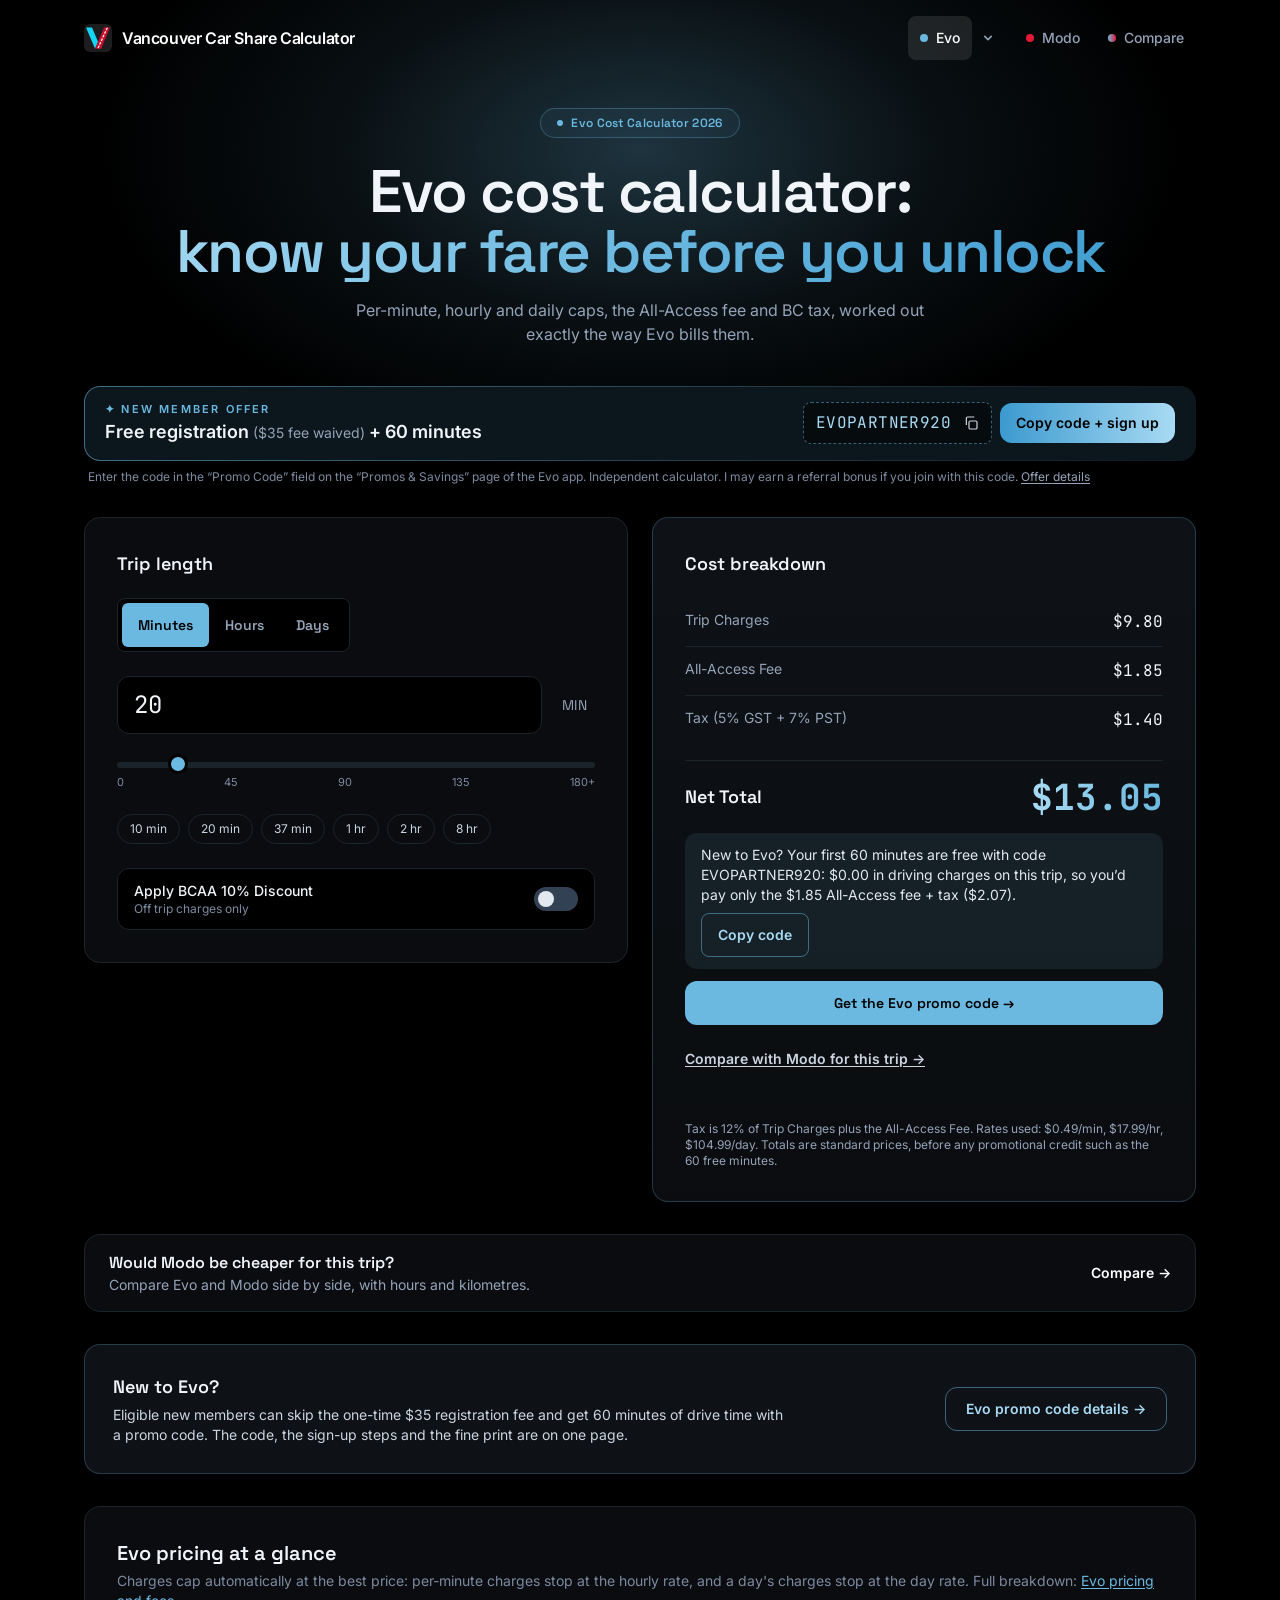
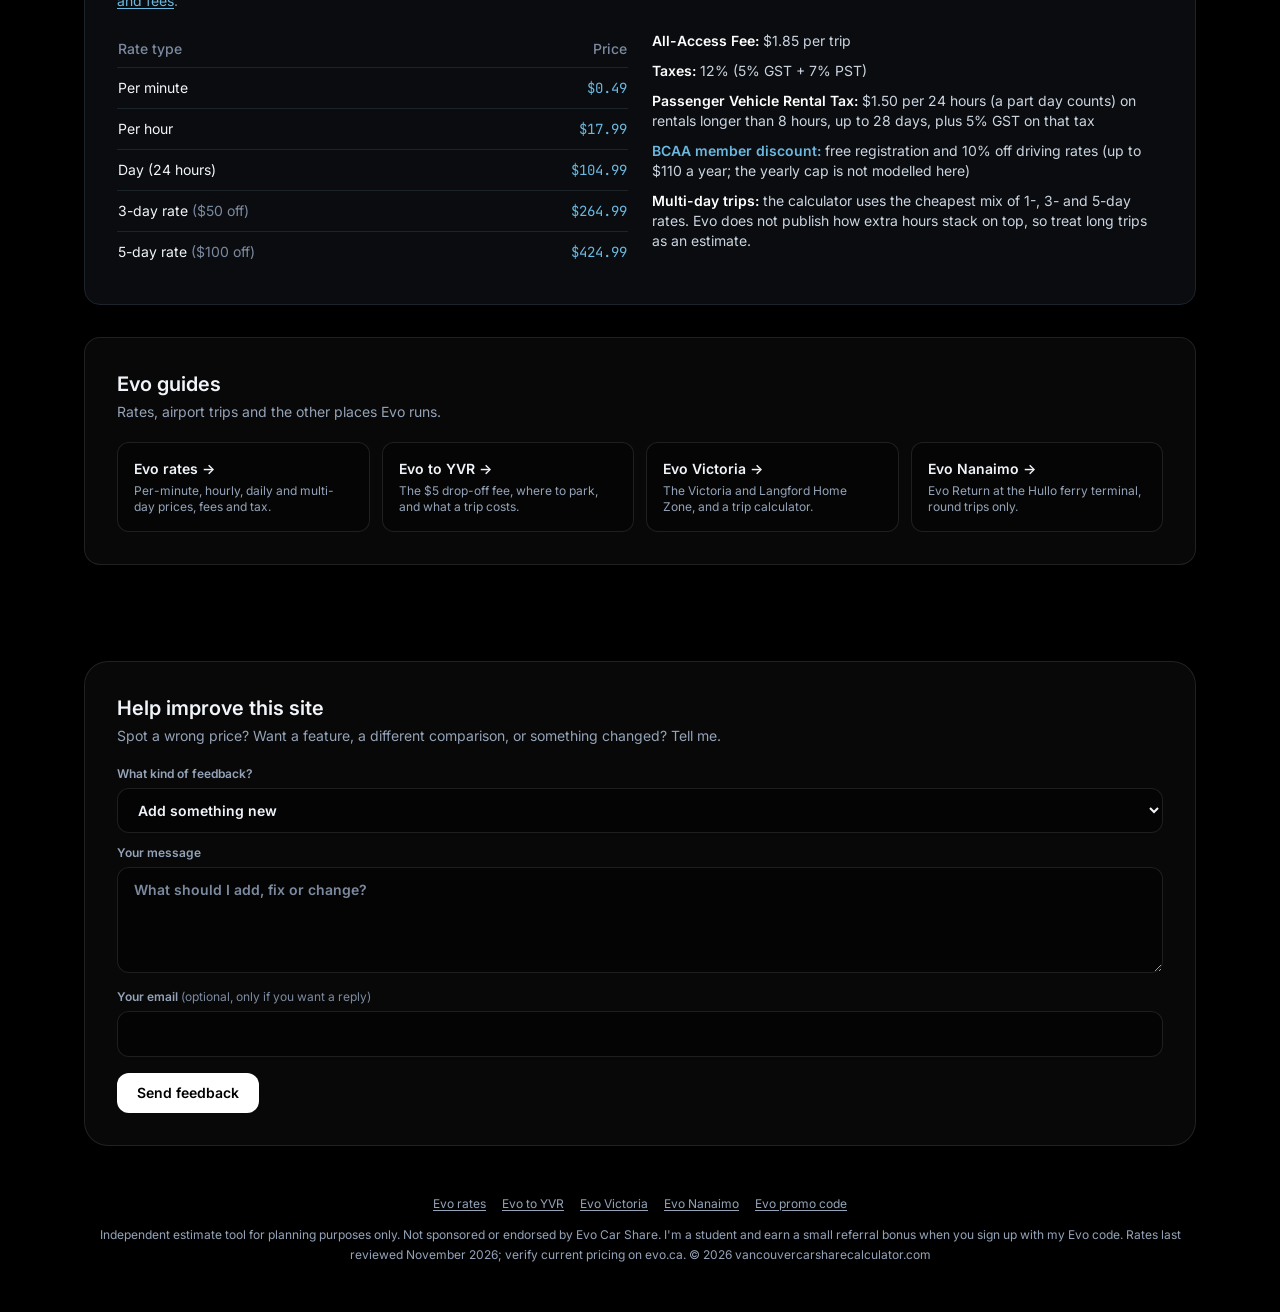
<file: evo/index.html>
<!DOCTYPE html>
<html lang="en">
<head>
<meta charset="UTF-8">
<meta name="viewport" content="width=device-width, initial-scale=1.0">
<title>Evo Cost Calculator 2026 | Price Any Vancouver Trip</title>
<meta name="description" content="Evo trip cost calculator for Vancouver: enter minutes, hours or days and see the per-minute, hourly and daily caps, All-Access fee and BC tax.">
<link rel="canonical" href="https://vancouvercarsharecalculator.com/evo/">
<link rel="icon" href="../favicon.ico" sizes="any">
<link rel="icon" type="image/png" sizes="32x32" href="../assets/favicon-32.png">
<link rel="icon" type="image/png" sizes="192x192" href="../assets/icon-192.png">
<link rel="apple-touch-icon" href="../assets/apple-touch-icon.png">
<meta property="og:type" content="website">
<meta property="og:site_name" content="Vancouver Car Share Calculator">
<meta property="og:title" content="Evo Cost Calculator 2026 | Price Any Vancouver Trip">
<meta property="og:description" content="Evo trip cost calculator for Vancouver: enter minutes, hours or days and see the per-minute, hourly and daily caps, All-Access fee and BC tax.">
<meta property="og:url" content="https://vancouvercarsharecalculator.com/evo/">
<meta property="og:image" content="https://vancouvercarsharecalculator.com/assets/og-image.jpg">
<meta property="og:image:width" content="1200">
<meta property="og:image:height" content="630">
<meta name="twitter:card" content="summary_large_image">
<meta name="twitter:image" content="https://vancouvercarsharecalculator.com/assets/og-image.jpg">
<meta name="twitter:title" content="Evo Cost Calculator 2026 | Price Any Vancouver Trip">
<meta name="twitter:description" content="Evo trip cost calculator for Vancouver: enter minutes, hours or days and see the per-minute, hourly and daily caps, All-Access fee and BC tax.">
<link rel="preconnect" href="https://fonts.googleapis.com">
<link rel="preconnect" href="https://fonts.gstatic.com" crossorigin>
<link href="https://fonts.googleapis.com/css2?family=Space+Grotesk:wght@500;600;700&family=Inter:wght@400;500;600&family=JetBrains+Mono:wght@500;700&display=swap" rel="stylesheet">
<link rel="stylesheet" href="../assets/tailwind.css?v=20261120c">
<style>
  :root{ --panel:10 12 15; --panel2:14 18 22; --line:28 36 43; }
    body{ background:#000; }
  input[type=range]{ -webkit-appearance:none; height:6px; border-radius:999px; background:#1c242b; }
  input[type=range]::-webkit-slider-thumb{ -webkit-appearance:none; width:20px; height:20px; border-radius:9999px; background:#6BB8E0; border:3px solid #000; cursor:pointer; margin-top:-1px; }
  input[type=range]::-moz-range-thumb{ width:16px; height:16px; border-radius:9999px; background:#6BB8E0; border:3px solid #000; cursor:pointer; }
  input[type=number]::-webkit-outer-spin-button, input[type=number]::-webkit-inner-spin-button{ -webkit-appearance:none; margin:0; }
  .glow-floor{ background:radial-gradient(ellipse at center, rgba(107,184,224,.28) 0%, rgba(107,184,224,.08) 40%, transparent 70%); }
</style>
</head>
<body class="text-slate-100 font-body min-h-screen" data-page="evo">

<!-- ambient background -->
<div class="pointer-events-none fixed inset-0 -z-10 overflow-hidden" aria-hidden="true">
  <div class="glow-floor absolute -top-40 left-1/2 -translate-x-1/2 w-[1100px] h-[620px]"></div>
  <div class="glow-floor absolute top-[900px] -right-60 w-[700px] h-[500px] opacity-60"></div>
</div>

<div id="site-nav"></div>

<main class="max-w-6xl mx-auto px-5 pb-16">

  <!-- Hero -->
  <header class="text-center pt-8 pb-10">
    <div class="inline-flex items-center gap-2 rounded-full border border-evo/30 bg-evo/5 px-4 py-1.5 mb-6">
      <span class="w-1.5 h-1.5 rounded-full bg-evo"></span>
      <span class="text-xs font-semibold tracking-wide text-evo font-display">Evo Cost Calculator 2026</span>
    </div>
    <h1 class="font-display font-semibold text-4xl md:text-6xl leading-[1.08] tracking-tight mb-4">
      Evo cost calculator:
      <span class="block bg-gradient-to-r from-evo-light via-evo to-evo-deep bg-clip-text text-transparent">know your fare before you unlock</span>
    </h1>
    <p class="text-slate-400 max-w-xl mx-auto">Per-minute, hourly and daily caps, the All-Access fee and BC tax, worked out exactly the way Evo bills them.</p>
  </header>

  <!-- Offer strip (filled by site.js) -->
  <div id="offer-strip" class="mb-8"></div>

  <!-- Calculator + breakdown, side by side on laptops -->
  <section class="grid grid-cols-1 lg:grid-cols-2 gap-6 mb-8 items-start">

    <div class="rounded-2xl border border-line bg-panel p-6 md:p-8">
      <h2 class="font-display font-semibold text-lg mb-5">Trip length</h2>

      <div class="inline-flex bg-black border border-line rounded-lg p-1 mb-6" role="group" aria-label="Input unit">
        <button type="button" id="modeMin" class="min-h-[44px] px-4 rounded-md text-sm font-semibold font-display transition">Minutes</button>
        <button type="button" id="modeHr" class="min-h-[44px] px-4 rounded-md text-sm font-semibold font-display transition">Hours</button>
        <button type="button" id="modeDay" class="min-h-[44px] px-4 rounded-md text-sm font-semibold font-display transition">Days</button>
      </div>

      <div class="flex items-stretch gap-3 mb-4">
        <input id="valueInput" type="number" min="0" step="1" value="20" inputmode="decimal" aria-label="Trip length"
          class="flex-1 min-w-0 bg-black border border-line rounded-xl px-4 py-3 font-mono text-2xl text-slate-100 focus:outline-none focus:ring-2 focus:ring-evo">
        <div id="unitLabel" class="flex items-center px-2 text-slate-400 text-sm font-display uppercase tracking-wide">min</div>
      </div>

      <input id="valueSlider" type="range" min="0" max="180" step="1" value="20" class="w-full mb-1" aria-label="Trip length slider">
      <div id="sliderScale" class="flex justify-between text-[11px] text-slate-500 mb-6"></div>

      <div class="flex flex-wrap gap-2 mb-6" id="presets"></div>

      <label class="flex items-center justify-between gap-3 bg-black border border-line rounded-xl px-4 py-3 cursor-pointer">
        <span>
          <span class="block text-sm font-medium">Apply BCAA 10% Discount</span>
          <span class="block text-xs text-slate-500">Off trip charges only</span>
        </span>
        <span class="relative inline-block w-11 h-6 shrink-0">
          <input id="bcaaToggle" type="checkbox" class="peer sr-only">
          <span class="absolute inset-0 rounded-full bg-slate-700 peer-checked:bg-evo peer-focus-visible:ring-2 peer-focus-visible:ring-offset-2 peer-focus-visible:ring-offset-black peer-focus-visible:ring-evo-light transition"></span>
          <span class="absolute left-1 top-1 w-4 h-4 rounded-full bg-slate-200 peer-checked:translate-x-5 peer-checked:bg-black transition-transform"></span>
        </span>
      </label>
    </div>

    <div class="rounded-2xl border border-evo/25 bg-gradient-to-b from-panel2 to-panel p-6 md:p-8 lg:sticky lg:top-6">
      <h2 class="font-display font-semibold text-lg mb-5">Cost breakdown</h2>

      <dl class="divide-y divide-line">
        <div class="flex justify-between py-3">
          <dt class="text-slate-400 text-sm">Trip Charges
            <span id="discountNote" class="block text-xs text-evo mt-0.5 hidden"></span>
          </dt>
          <dd id="tripCharges" class="font-mono">$0.00</dd>
        </div>
        <div class="flex justify-between py-3">
          <dt class="text-slate-400 text-sm">All-Access Fee</dt>
          <dd id="allAccessFee" class="font-mono">$0.00</dd>
        </div>
        <div class="flex justify-between py-3">
          <dt class="text-slate-400 text-sm">Tax (5% GST + 7% PST)</dt>
          <dd id="taxAmt" class="font-mono">$0.00</dd>
        </div>
        <div id="pvrtRow" class="flex justify-between py-3 hidden">
          <dt class="text-slate-400 text-sm">Passenger Vehicle Rental Tax <span class="text-xs text-slate-500">(incl. GST)</span></dt>
          <dd id="pvrtAmt" class="font-mono">$0.00</dd>
        </div>
      </dl>

      <div class="flex justify-between items-center mt-4 pt-4 border-t border-line">
        <span class="font-display font-semibold text-lg">Net Total</span>
        <span id="netTotal" aria-live="polite" class="font-mono text-4xl font-bold bg-gradient-to-r from-evo-light to-evo bg-clip-text text-transparent">$0.00</span>
      </div>
      <div id="fmEvo" data-requires-code="evo" data-free-minutes class="mt-4 rounded-xl bg-evo/10 px-4 py-3 flex flex-col items-start gap-2">
        <p data-fm-text class="text-sm text-slate-200"></p>
        <button type="button" data-copy-code="evo" data-placement="receipt" data-copied-label="Copied" aria-label="Copy code for the Evo offer" class="min-h-[44px] px-4 rounded-lg border border-evo/50 text-evo-light text-sm font-semibold hover:bg-evo/10 transition">Copy code</button>
      </div>
      <!-- Test: full-width promo CTA beside the total (click tracked as click_promo_cta) -->
      <a id="promoCta" href="promo-code/" data-requires-code="evo" class="mt-3 flex w-full items-center justify-center min-h-[44px] px-5 rounded-xl bg-evo text-black font-display font-semibold text-sm hover:bg-evo-light transition">Get the Evo promo code →</a>
      <a id="compareLink" href="../compare/" class="mt-3 inline-flex items-center min-h-[44px] text-sm font-semibold text-slate-300 hover:text-white underline underline-offset-2">Compare with Modo for this trip →</a>

      <p id="capNote" class="text-xs text-slate-500 mt-4 min-h-[1rem]"></p>
      <p class="text-xs text-slate-400 mt-2">Tax is 12% of Trip Charges plus the All-Access Fee. Rates used: $0.49/min, $17.99/hr, $104.99/day. Totals are standard prices, before any promotional credit such as the 60 free minutes.</p>
    </div>
  </section>

  <a href="../compare/" class="mb-8 flex items-center justify-between gap-4 min-h-[44px] rounded-2xl border border-line bg-panel px-6 py-4 hover:border-modo/50 transition">
    <span><span class="block font-display font-semibold">Would Modo be cheaper for this trip?</span><span class="block text-sm text-slate-400">Compare Evo and Modo side by side, with hours and kilometres.</span></span>
    <span class="shrink-0 text-sm font-semibold text-white">Compare →</span>
  </a>

  <!-- Promo code: the details live on /evo/promo-code/ -->
  <section data-requires-code="evo" class="rounded-2xl border border-evo/25 bg-panel2 p-6 md:p-7 mb-8 flex flex-col md:flex-row md:items-center gap-4 md:gap-8">
    <div class="flex-1">
      <h2 class="font-display font-semibold text-lg mb-1">New to Evo?</h2>
      <p class="text-sm text-slate-300 max-w-2xl">Eligible new members can skip the one-time $35 registration fee and get 60 minutes of drive time with a promo code. The code, the sign-up steps and the fine print are on one page.</p>
    </div>
    <a href="promo-code/" class="shrink-0 inline-flex items-center justify-center min-h-[44px] px-5 rounded-xl border border-evo/50 text-evo-light font-semibold text-sm hover:bg-evo/10 transition">Evo promo code details →</a>
  </section>

  <!-- Rates -->
  <section class="rounded-2xl border border-line bg-panel p-6 md:p-8 mb-8">
    <h2 class="font-display font-semibold text-xl mb-1">Evo pricing at a glance</h2>
    <p class="text-sm text-slate-500 mb-5">Charges cap automatically at the best price: per-minute charges stop at the hourly rate, and a day's charges stop at the day rate. Full breakdown: <a class="text-evo underline underline-offset-2" href="rates/">Evo pricing and fees</a>.</p>
    <div class="grid grid-cols-1 md:grid-cols-2 gap-6">
      <table class="w-full text-sm">
        <thead><tr class="text-left text-slate-500 border-b border-line"><th class="py-2 font-medium">Rate type</th><th class="py-2 text-right font-medium">Price</th></tr></thead>
        <tbody class="divide-y divide-line">
          <tr><td class="py-2.5">Per minute</td><td class="text-right font-mono text-evo">$0.49</td></tr>
          <tr><td class="py-2.5">Per hour</td><td class="text-right font-mono text-evo">$17.99</td></tr>
          <tr><td class="py-2.5">Day (24 hours)</td><td class="text-right font-mono text-evo">$104.99</td></tr>
          <tr><td class="py-2.5">3-day rate <span class="text-slate-500">($50 off)</span></td><td class="text-right font-mono text-evo">$264.99</td></tr>
          <tr><td class="py-2.5">5-day rate <span class="text-slate-500">($100 off)</span></td><td class="text-right font-mono text-evo">$424.99</td></tr>
        </tbody>
      </table>
      <ul class="text-sm text-slate-300 space-y-2.5">
        <li><span class="font-semibold text-white">All-Access Fee:</span> $1.85 per trip</li>
        <li><span class="font-semibold text-white">Taxes:</span> 12% (5% GST + 7% PST)</li>
        <li><span class="font-semibold text-white">Passenger Vehicle Rental Tax:</span> $1.50 per 24 hours (a part day counts) on rentals longer than 8 hours, up to 28 days, plus 5% GST on that tax</li>
        <li><span class="font-semibold text-evo">BCAA member discount:</span> free registration and 10% off driving rates (up to $110 a year; the yearly cap is not modelled here)</li>
        <li><span class="font-semibold text-white">Multi-day trips:</span> the calculator uses the cheapest mix of 1-, 3- and 5-day rates. Evo does not publish how extra hours stack on top, so treat long trips as an estimate.</li>
      </ul>
    </div>
  </section>

  <div id="evo-guides" class="-mx-5 mb-8"></div>

</main>

<div id="feedback" class="mb-12"></div>

<footer class="max-w-6xl mx-auto px-5 pb-12 text-center text-xs text-slate-400 leading-relaxed">
  Independent estimate tool for planning purposes only. Not sponsored or endorsed by Evo Car Share. I'm a student and earn a small referral bonus when you sign up with my Evo code.
  Rates last reviewed <span data-reviewed>November 2026</span>; verify current pricing on evo.ca. © <span id="year"></span> vancouvercarsharecalculator.com
</footer>

<script src="../assets/pricing.js?v=20261120c"></script>
<script src="../assets/site.js?v=20261120c"></script>
<script>
(function () {
  var P = window.Pricing;
  var $ = function (id) { return document.getElementById(id); };
  var modeMin = $('modeMin'), modeHr = $('modeHr'), modeDay = $('modeDay'), input = $('valueInput'), slider = $('valueSlider');
  var unit = $('unitLabel'), bcaa = $('bcaaToggle');
  var mode = 'min';
  var fmt = function (n) { return '$' + n.toLocaleString('en-CA', { minimumFractionDigits: 2, maximumFractionDigits: 2 }); };

  var PRESETS = {
    min: [[10, '10 min'], [20, '20 min'], [37, '37 min'], [60, '1 hr'], [120, '2 hr'], [480, '8 hr']],
    hr:  [[0.5, '30 min'], [1, '1 hr'], [2, '2 hr'], [8, '8 hr'], [20, '20 hr'], [24, '1 day']],
    day: [[1, '1 day'], [2, '2 days'], [3, '3 days'], [4, '4 days'], [5, '5 days'], [7, '7 days']]
  };

  function paintMode() {
    [[modeMin, 'min'], [modeHr, 'hr'], [modeDay, 'day']].forEach(function (p) {
      p[0].className = 'min-h-[44px] px-4 rounded-md text-sm font-semibold font-display transition ' +
        (mode === p[1] ? 'bg-evo text-black' : 'text-slate-400 hover:text-white');
      p[0].setAttribute('aria-pressed', mode === p[1] ? 'true' : 'false');
    });
    unit.textContent = mode === 'hr' ? 'hr' : mode === 'day' ? 'days' : 'min';
  }

  function paintScale() {
    var stops = mode === 'day' ? ['0', '2', '4', '6', '8+'] : mode === 'hr' ? ['0', '6', '12', '18', '24+'] : ['0', '45', '90', '135', '180+'];
    $('sliderScale').innerHTML = stops.map(function (s) { return '<span>' + s + '</span>'; }).join('');
  }

  function paintPresets() {
    $('presets').innerHTML = PRESETS[mode].map(function (p) {
      return '<button type="button" data-v="' + p[0] + '" class="text-xs px-3 py-1.5 rounded-full border border-line text-slate-300 hover:border-evo hover:text-evo transition">' + p[1] + '</button>';
    }).join('');
    $('presets').querySelectorAll('button').forEach(function (b) {
      b.addEventListener('click', function () {
        input.value = b.getAttribute('data-v');
        syncSlider();
        render();
      });
    });
  }

  function syncSlider() {
    var v = parseFloat(input.value);
    if (!isNaN(v)) slider.value = Math.min(v, parseFloat(slider.max));
  }

  function minutes() {
    var v = parseFloat(input.value);
    if (isNaN(v) || v < 0) v = 0;
    return mode === 'hr' ? v * 60 : mode === 'day' ? v * 1440 : v;
  }

  function render() {
    var q = P.evoQuote(minutes(), { bcaa: bcaa.checked });
    $('tripCharges').textContent = fmt(q.trip);
    $('allAccessFee').textContent = fmt(q.fee);
    $('taxAmt').textContent = fmt(q.tax);
    $('netTotal').textContent = fmt(q.total);
    window.renderFreeMinutes($('fmEvo'), minutes(), bcaa.checked);
    $('capNote').textContent = q.note;
    $('compareLink').href = '../compare/?h=' + +(minutes() / 60).toFixed(2);

    var pv = $('pvrtRow');
    if (q.pvrt > 0) { pv.classList.remove('hidden'); $('pvrtAmt').textContent = fmt(q.pvrt); }
    else pv.classList.add('hidden');

    var dn = $('discountNote');
    if (q.discount > 0) { dn.textContent = 'Includes 10% BCAA discount (–' + fmt(q.discount) + ')'; dn.classList.remove('hidden'); }
    else dn.classList.add('hidden');
  }

  function setMode(next) {
    var mins = minutes();
    mode = next;
    if (mode === 'day') {
      slider.min = 0; slider.max = 8; slider.step = 0.5; input.step = 0.5;
      input.value = +(mins / 1440).toFixed(2);
    } else if (mode === 'hr') {
      slider.min = 0; slider.max = 24; slider.step = 0.5; input.step = 0.5;
      input.value = +(mins / 60).toFixed(2);
    } else {
      slider.min = 0; slider.max = 180; slider.step = 1; input.step = 1;
      input.value = Math.round(mins);
    }
    syncSlider(); paintMode(); paintScale(); paintPresets(); render();
  }

  modeMin.addEventListener('click', function () { setMode('min'); });
  modeHr.addEventListener('click', function () { setMode('hr'); });
  modeDay.addEventListener('click', function () { setMode('day'); });
  slider.addEventListener('input', function () { input.value = slider.value; render(); });
  input.addEventListener('input', function () { syncSlider(); render(); });
  bcaa.addEventListener('change', render);
  $('promoCta').addEventListener('click', function () { window.track('click_promo_cta', { placement: 'receipt' }); });
  $('compareLink').addEventListener('click', function () { window.track('click_compare_from_evo', { placement: 'receipt' }); });

  setMode('min');
})();
</script>
</body>
</html>
</file>
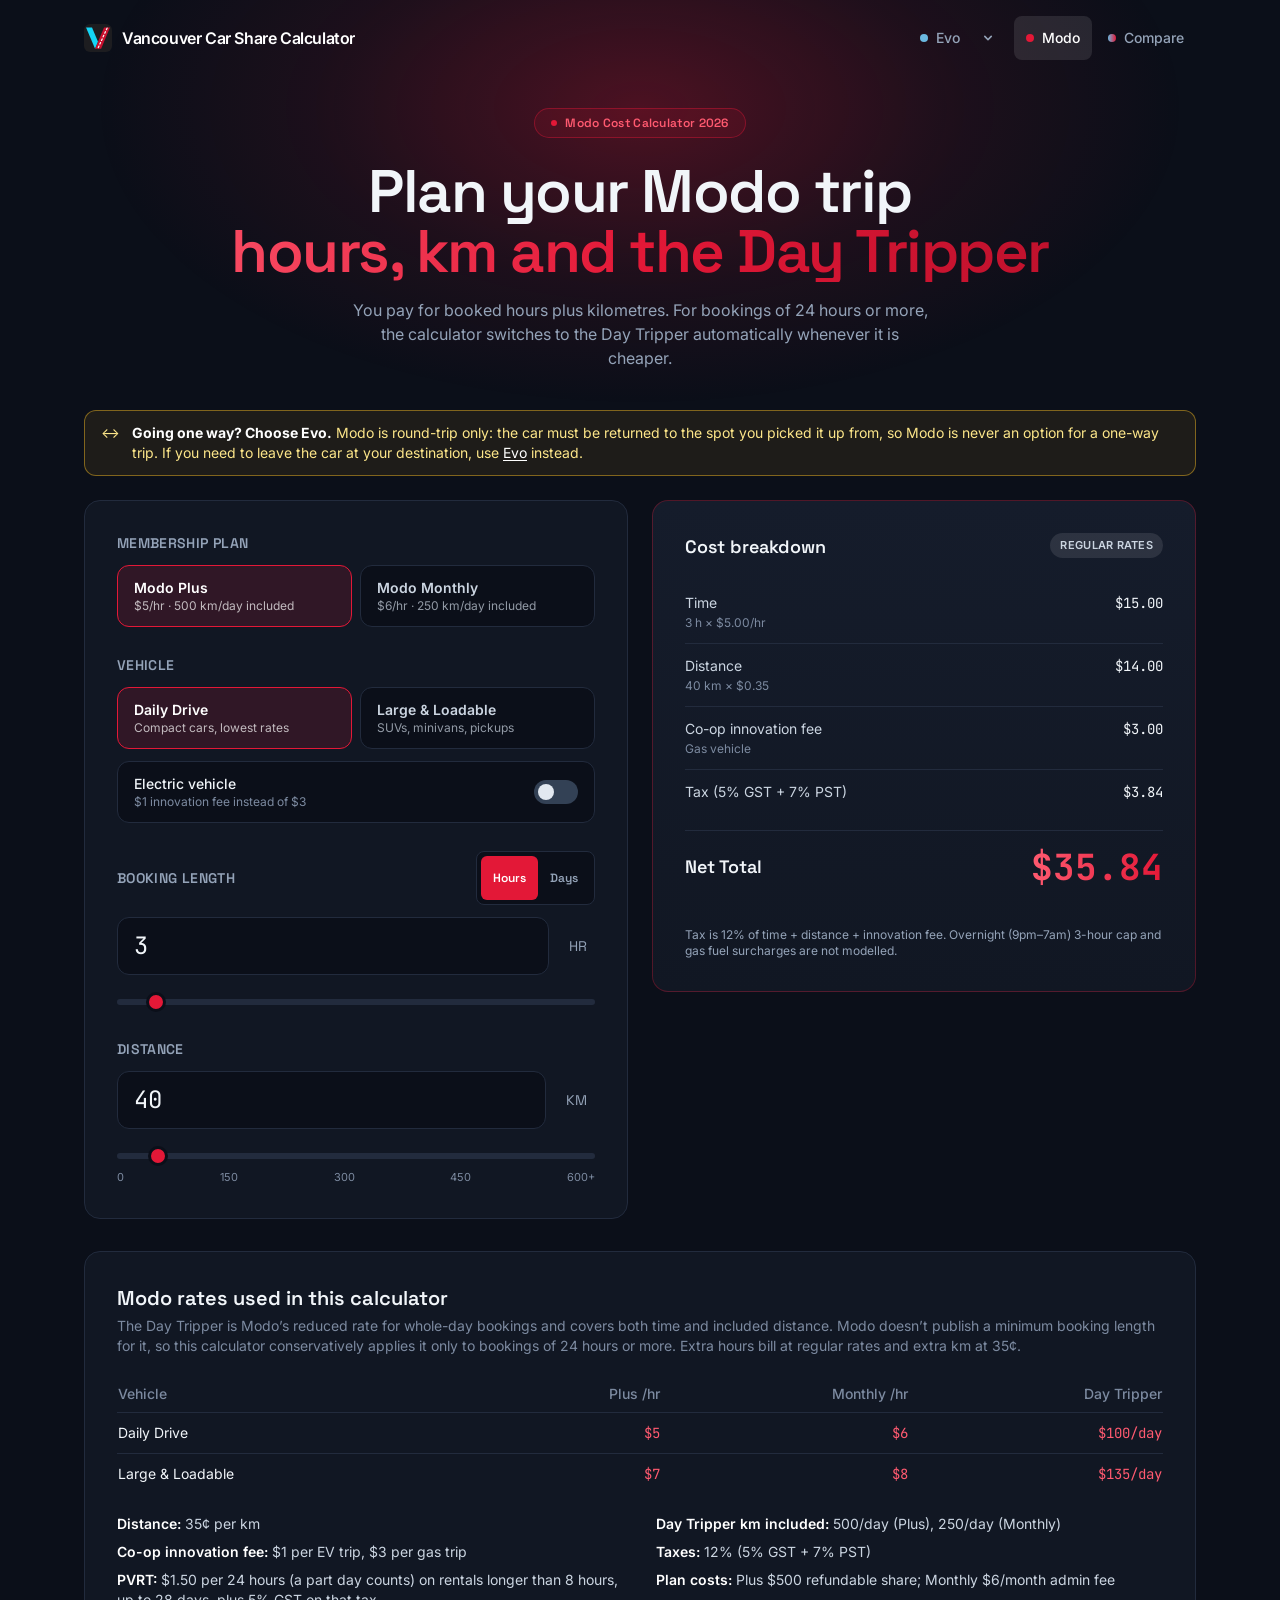
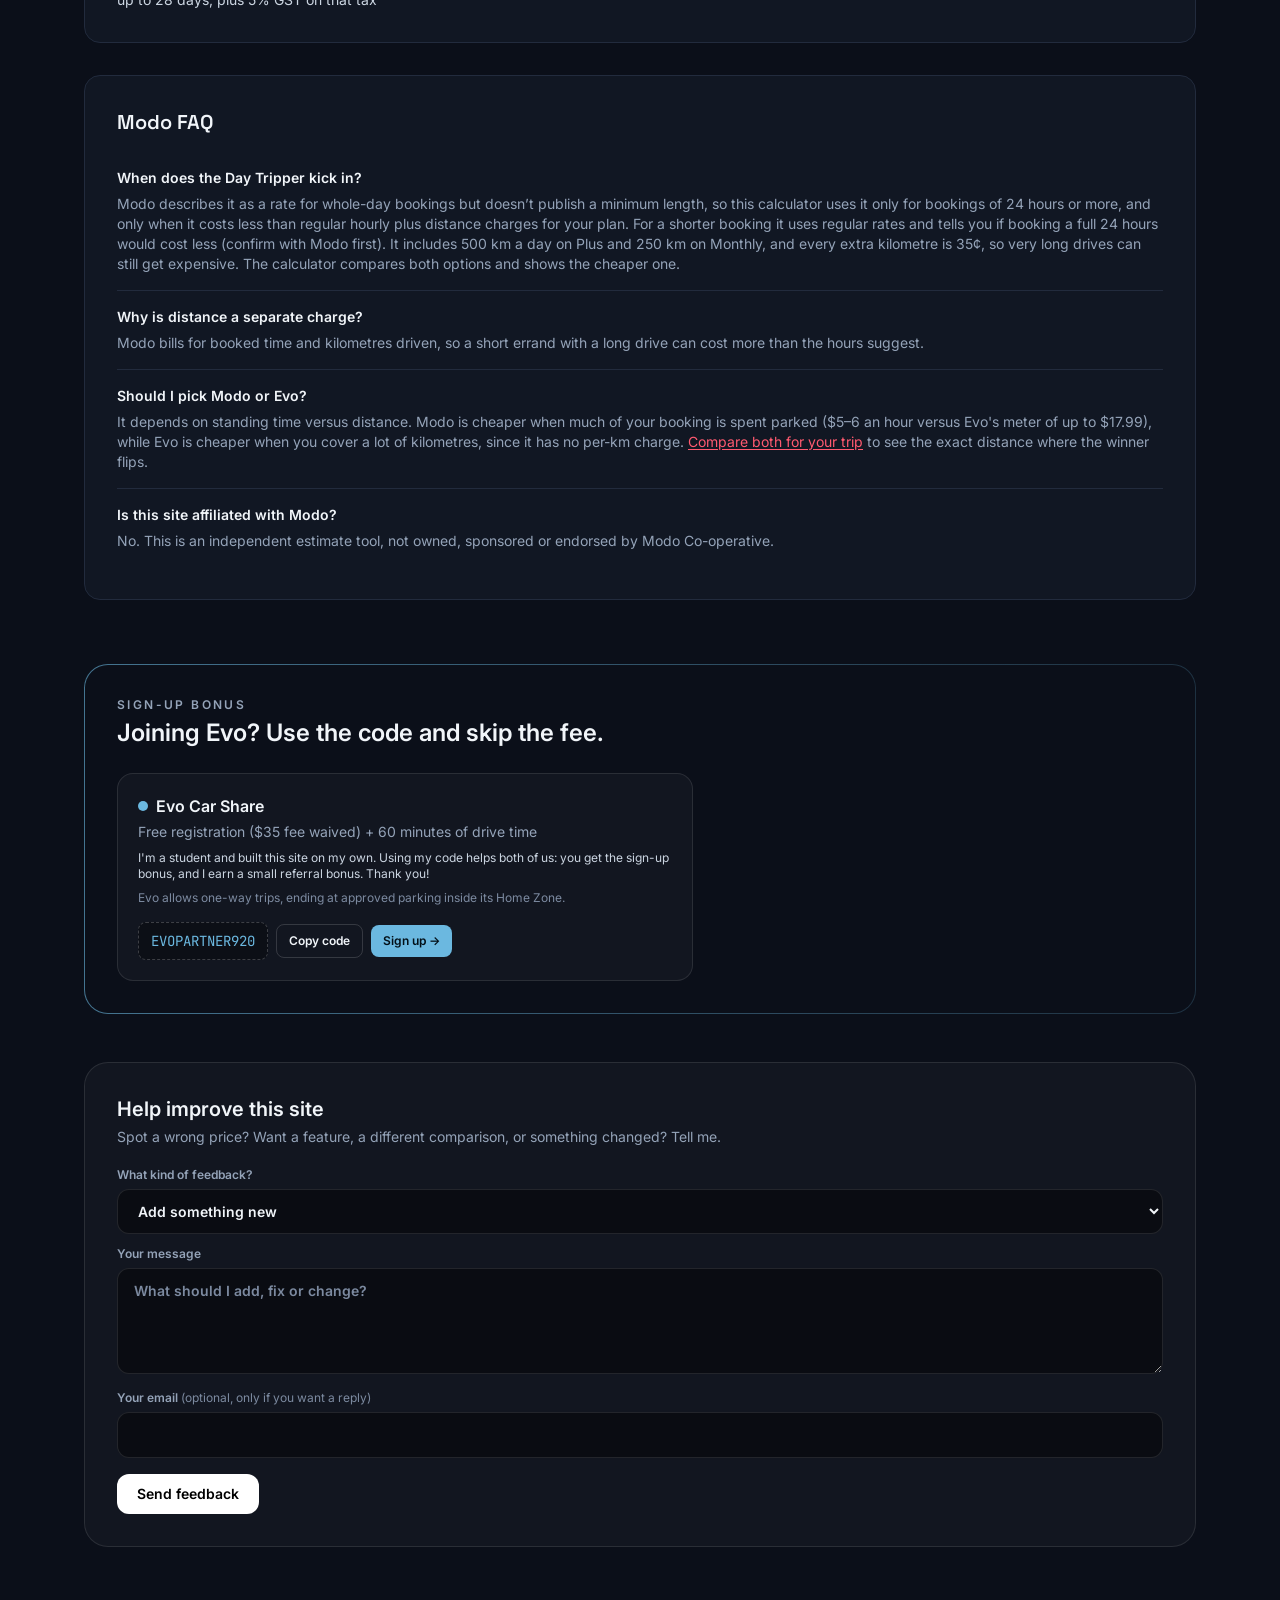
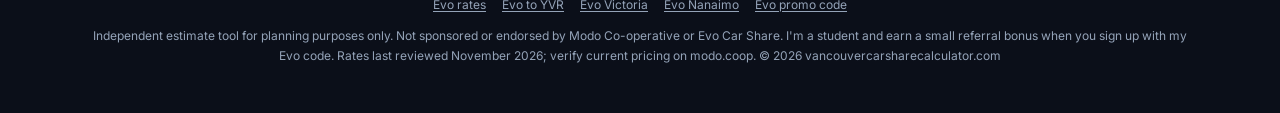
<file: modo/index.html>
<!DOCTYPE html>
<html lang="en">
<head>
<meta charset="UTF-8">
<meta name="viewport" content="width=device-width, initial-scale=1.0">
<title>Modo Cost Calculator 2026 | Hourly, km &amp; Day Tripper</title>
<meta name="description" content="Estimate your Modo trip cost in Vancouver: Plus vs Monthly rates, per-km charges, automatic Day Tripper pricing, innovation fee, 12% tax and PVRT.">
<link rel="canonical" href="https://vancouvercarsharecalculator.com/modo/">
<link rel="icon" href="../favicon.ico" sizes="any">
<link rel="icon" type="image/png" sizes="32x32" href="../assets/favicon-32.png">
<link rel="icon" type="image/png" sizes="192x192" href="../assets/icon-192.png">
<link rel="apple-touch-icon" href="../assets/apple-touch-icon.png">
<meta property="og:type" content="website">
<meta property="og:site_name" content="Vancouver Car Share Calculator">
<meta property="og:title" content="Modo Cost Calculator 2026 | Hourly, km &amp; Day Tripper">
<meta property="og:description" content="Estimate your Modo trip cost in Vancouver: Plus vs Monthly rates, per-km charges, automatic Day Tripper pricing, innovation fee, 12% tax and PVRT.">
<meta property="og:url" content="https://vancouvercarsharecalculator.com/modo/">
<meta property="og:image" content="https://vancouvercarsharecalculator.com/assets/og-image.jpg">
<meta property="og:image:width" content="1200">
<meta property="og:image:height" content="630">
<meta name="twitter:card" content="summary_large_image">
<meta name="twitter:image" content="https://vancouvercarsharecalculator.com/assets/og-image.jpg">
<meta name="twitter:title" content="Modo Cost Calculator 2026 | Hourly, km &amp; Day Tripper">
<meta name="twitter:description" content="Estimate your Modo trip cost in Vancouver: Plus vs Monthly rates, per-km charges, automatic Day Tripper pricing, innovation fee, 12% tax and PVRT.">
<link rel="preconnect" href="https://fonts.googleapis.com">
<link rel="preconnect" href="https://fonts.gstatic.com" crossorigin>
<link href="https://fonts.googleapis.com/css2?family=Space+Grotesk:wght@500;600;700&family=Inter:wght@400;500;600&family=JetBrains+Mono:wght@500;700&display=swap" rel="stylesheet">
<link rel="stylesheet" href="../assets/tailwind.css?v=20261120c">
<style>
  body{ background:#0B0F19; }
  input[type=range]{ -webkit-appearance:none; height:6px; border-radius:999px; background:#222b3d; }
  input[type=range]::-webkit-slider-thumb{ -webkit-appearance:none; width:20px; height:20px; border-radius:9999px; background:#E31837; border:3px solid #0B0F19; cursor:pointer; margin-top:-1px; }
  input[type=range]::-moz-range-thumb{ width:16px; height:16px; border-radius:9999px; background:#E31837; border:3px solid #0B0F19; cursor:pointer; }
  input[type=number]::-webkit-outer-spin-button, input[type=number]::-webkit-inner-spin-button{ -webkit-appearance:none; margin:0; }
  .glow-red{ background:radial-gradient(ellipse at center, rgba(227,24,55,.30) 0%, rgba(227,24,55,.08) 42%, transparent 70%); }
</style>
</head>
<body class="text-slate-100 font-body min-h-screen" data-page="modo">

<div class="pointer-events-none fixed inset-0 -z-10 overflow-hidden" aria-hidden="true">
  <div class="glow-red absolute -top-48 left-1/2 -translate-x-1/2 w-[1100px] h-[600px]"></div>
</div>

<div id="site-nav"></div>

<main class="max-w-6xl mx-auto px-5 pb-16">

  <header class="text-center pt-8 pb-10">
    <div class="inline-flex items-center gap-2 rounded-full border border-modo/40 bg-modo/10 px-4 py-1.5 mb-6">
      <span class="w-1.5 h-1.5 rounded-full bg-modo"></span>
      <span class="text-xs font-semibold tracking-wide text-modo-light font-display">Modo Cost Calculator 2026</span>
    </div>
    <h1 class="font-display font-semibold text-4xl md:text-6xl leading-[1.08] tracking-tight mb-4">
      Plan your Modo trip
      <span class="block bg-gradient-to-r from-modo-light via-modo to-modo-deep bg-clip-text text-transparent">hours, km and the Day Tripper</span>
    </h1>
    <p class="text-slate-400 max-w-xl mx-auto">You pay for booked hours plus kilometres. For bookings of 24 hours or more, the calculator switches to the Day Tripper automatically whenever it is cheaper.</p>
  </header>

  <div role="note" class="mb-6 rounded-xl px-4 py-3 text-sm flex gap-3 items-start" style="border:1px solid rgba(251,191,36,.45);background:rgba(251,191,36,.08);color:#fde68a"><span aria-hidden="true">↔</span><p><strong class="text-white">Going one way? Choose Evo.</strong> Modo is round-trip only: the car must be returned to the spot you picked it up from, so Modo is never an option for a one-way trip. If you need to leave the car at your destination, use <a href="../evo/" class="underline underline-offset-2 text-white">Evo</a> instead.</p></div>

  <!-- Calculator + receipt -->
  <section class="grid grid-cols-1 lg:grid-cols-2 gap-6 mb-8 items-start">

    <div class="rounded-2xl border border-line bg-panel p-6 md:p-8 space-y-7">

      <div>
        <h2 class="font-display font-semibold text-sm uppercase tracking-wide text-slate-400 mb-3">Membership plan</h2>
        <div class="grid grid-cols-2 gap-2" id="planGroup">
          <button type="button" data-plan="plus" class="seg rounded-xl border px-4 py-3 text-left transition">
            <span class="block font-semibold text-sm">Modo Plus</span><span class="block text-xs opacity-70">$5/hr · 500 km/day included</span>
          </button>
          <button type="button" data-plan="monthly" class="seg rounded-xl border px-4 py-3 text-left transition">
            <span class="block font-semibold text-sm">Modo Monthly</span><span class="block text-xs opacity-70">$6/hr · 250 km/day included</span>
          </button>
        </div>
      </div>

      <div>
        <h2 class="font-display font-semibold text-sm uppercase tracking-wide text-slate-400 mb-3">Vehicle</h2>
        <div class="grid grid-cols-2 gap-2" id="vehicleGroup">
          <button type="button" data-vehicle="daily" class="seg rounded-xl border px-4 py-3 text-left transition">
            <span class="block font-semibold text-sm">Daily Drive</span><span class="block text-xs opacity-70">Compact cars, lowest rates</span>
          </button>
          <button type="button" data-vehicle="large" class="seg rounded-xl border px-4 py-3 text-left transition">
            <span class="block font-semibold text-sm">Large &amp; Loadable</span><span class="block text-xs opacity-70">SUVs, minivans, pickups</span>
          </button>
        </div>
        <label class="mt-3 flex items-center justify-between gap-3 bg-slate-950 border border-line rounded-xl px-4 py-3 cursor-pointer">
          <span><span class="block text-sm font-medium">Electric vehicle</span><span class="block text-xs text-slate-500">$1 innovation fee instead of $3</span></span>
          <span class="relative inline-block w-11 h-6 shrink-0">
            <input id="evToggle" type="checkbox" class="peer sr-only">
            <span class="absolute inset-0 rounded-full bg-slate-700 peer-checked:bg-modo peer-focus-visible:ring-2 peer-focus-visible:ring-offset-2 peer-focus-visible:ring-offset-black peer-focus-visible:ring-modo-light peer-focus-visible:ring-offset-slate-950 transition"></span>
            <span class="absolute left-1 top-1 w-4 h-4 rounded-full bg-slate-200 peer-checked:translate-x-5 transition-transform"></span>
          </span>
        </label>
      </div>

      <div>
        <div class="flex items-center justify-between mb-3">
          <h2 class="font-display font-semibold text-sm uppercase tracking-wide text-slate-400">Booking length</h2>
          <div class="inline-flex bg-slate-950 border border-line rounded-lg p-1" role="group" aria-label="Duration unit">
            <button type="button" id="uHours" class="px-3 py-1 rounded-md text-xs font-semibold font-display transition">Hours</button>
            <button type="button" id="uDays" class="px-3 py-1 rounded-md text-xs font-semibold font-display transition">Days</button>
          </div>
        </div>
        <div class="flex items-stretch gap-3 mb-3">
          <input id="durInput" type="number" min="0" step="0.5" value="3" inputmode="decimal" aria-label="Booking length"
            class="flex-1 min-w-0 bg-slate-950 border border-line rounded-xl px-4 py-3 font-mono text-2xl focus:outline-none focus:ring-2 focus:ring-modo">
          <div id="durUnit" class="flex items-center px-2 text-slate-400 text-sm font-display uppercase">hr</div>
        </div>
        <input id="durSlider" type="range" min="0" max="48" step="0.5" value="3" class="w-full" aria-label="Booking length slider">
      </div>

      <div>
        <h2 class="font-display font-semibold text-sm uppercase tracking-wide text-slate-400 mb-3">Distance</h2>
        <div class="flex items-stretch gap-3 mb-3">
          <input id="kmInput" type="number" min="0" step="1" value="40" inputmode="decimal" aria-label="Kilometres driven"
            class="flex-1 min-w-0 bg-slate-950 border border-line rounded-xl px-4 py-3 font-mono text-2xl focus:outline-none focus:ring-2 focus:ring-modo">
          <div class="flex items-center px-2 text-slate-400 text-sm font-display uppercase">km</div>
        </div>
        <input id="kmSlider" type="range" min="0" max="600" step="5" value="40" class="w-full" aria-label="Kilometres slider">
        <div class="flex justify-between text-[11px] text-slate-500 mt-1"><span>0</span><span>150</span><span>300</span><span>450</span><span>600+</span></div>
      </div>
    </div>

    <div class="rounded-2xl border border-modo/30 bg-gradient-to-b from-panel2 to-panel p-6 md:p-8 lg:sticky lg:top-6">
      <div class="flex items-start justify-between gap-3 mb-5">
        <h2 class="font-display font-semibold text-lg">Cost breakdown</h2>
        <span id="modeBadge" class="text-[11px] font-semibold uppercase tracking-wide px-2.5 py-1 rounded-full bg-white/10 text-slate-300">Regular rates</span>
      </div>

      <dl class="divide-y divide-line text-sm">
        <div class="flex justify-between gap-4 py-3">
          <dt class="text-slate-300">Time<span id="timeDetail" class="block text-xs text-slate-500 mt-0.5"></span></dt>
          <dd id="rTime" class="font-mono">$0.00</dd>
        </div>
        <div class="flex justify-between gap-4 py-3">
          <dt class="text-slate-300">Distance<span id="distDetail" class="block text-xs text-slate-500 mt-0.5"></span></dt>
          <dd id="rDist" class="font-mono">$0.00</dd>
        </div>
        <div class="flex justify-between gap-4 py-3">
          <dt class="text-slate-300">Co-op innovation fee<span id="feeDetail" class="block text-xs text-slate-500 mt-0.5"></span></dt>
          <dd id="rFee" class="font-mono">$0.00</dd>
        </div>
        <div class="flex justify-between gap-4 py-3">
          <dt class="text-slate-300">Tax (5% GST + 7% PST)</dt>
          <dd id="rTax" class="font-mono">$0.00</dd>
        </div>
        <div id="pvrtRow" class="flex justify-between gap-4 py-3 hidden">
          <dt class="text-slate-300">Passenger Vehicle Rental Tax <span class="text-xs text-slate-500">(incl. GST)</span></dt>
          <dd id="rPvrt" class="font-mono">$0.00</dd>
        </div>
      </dl>

      <div class="flex justify-between items-center mt-4 pt-4 border-t border-line">
        <span class="font-display font-semibold text-lg">Net Total</span>
        <span id="rTotal" aria-live="polite" class="font-mono text-4xl font-bold bg-gradient-to-r from-modo-light to-modo bg-clip-text text-transparent">$0.00</span>
      </div>

      <div id="savedBox" class="hidden mt-4 rounded-xl border border-emerald-400/30 bg-emerald-400/10 px-4 py-3 text-sm text-emerald-200"></div>
      <p id="modoNote" class="text-xs text-slate-500 mt-4 min-h-[1rem]"></p>
      <p class="text-xs text-slate-400 mt-2">Tax is 12% of time + distance + innovation fee. Overnight (9pm–7am) 3-hour cap and gas fuel surcharges are not modelled.</p>
    </div>
  </section>

  <!-- Referral (hidden automatically until you add a code in assets/site.js) -->
  <section class="mb-8" data-requires-code="modo">
    <div class="rounded-3xl p-px bg-gradient-to-br from-modo/70 via-modo/20 to-line">
      <div class="relative overflow-hidden rounded-[23px] bg-gradient-to-b from-[#1b1118] via-[#121623] to-[#0e1320] px-6 py-8 md:px-12 md:py-9 text-center">
        <div class="relative">
          <p class="text-[11px] font-semibold tracking-[0.24em] uppercase text-modo-light mb-3">✦ Joining Modo? ✦</p>
          <h2 class="font-display font-semibold text-2xl md:text-3xl leading-snug mb-3">Use my referral code when you sign up</h2>
          <p class="text-xs mb-5" style="color:#fde68a">Modo is round-trip only. You must return the car to where you picked it up. For one-way trips, use Evo.</p>
          <div class="inline-flex flex-wrap items-center justify-center gap-3 rounded-xl border border-dashed border-modo/50 bg-black/40 px-5 py-3 mb-6">
            <span class="text-slate-400 text-sm">Referral code</span>
            <code class="font-mono text-lg md:text-xl text-white tracking-wide" data-code-text="modo"></code>
            <button type="button" data-copy-code="modo" aria-label="Copy referral code" class="text-slate-400 hover:text-modo-light transition p-1">
              <svg xmlns="http://www.w3.org/2000/svg" viewBox="0 0 24 24" fill="none" stroke="currentColor" stroke-width="1.8" class="w-4 h-4"><rect x="9" y="9" width="12" height="12" rx="2"/><path d="M5 15V5a2 2 0 0 1 2-2h10"/></svg>
            </button>
          </div>
          <div class="flex flex-col sm:flex-row items-center justify-center gap-3">
            <button type="button" data-copy-code="modo" data-open-after data-copied-label="Copied, opening signup…"
              class="w-full sm:w-auto bg-modo text-white font-semibold text-sm px-7 py-3.5 rounded-xl hover:bg-modo-light transition">Copy Code + Open Modo</button>
            <a data-link="modo" target="_blank" rel="noopener"
              class="w-full sm:w-auto text-center border border-modo/60 text-modo-light font-semibold text-sm px-7 py-3.5 rounded-xl hover:bg-modo/10 transition">Open Modo Plans</a>
          </div>
        </div>
      </div>
    </div>
  </section>

  <!-- Rates reference -->
  <section class="rounded-2xl border border-line bg-panel p-6 md:p-8 mb-8">
    <h2 class="font-display font-semibold text-xl mb-1">Modo rates used in this calculator</h2>
    <p class="text-sm text-slate-500 mb-5">The Day Tripper is Modo’s reduced rate for whole-day bookings and covers both time and included distance. Modo doesn’t publish a minimum booking length for it, so this calculator conservatively applies it only to bookings of 24 hours or more. Extra hours bill at regular rates and extra km at 35¢.</p>
    <div class="overflow-x-auto">
      <table class="w-full text-sm min-w-[520px]">
        <thead><tr class="text-left text-slate-500 border-b border-line"><th class="py-2 font-medium">Vehicle</th><th class="py-2 font-medium text-right">Plus /hr</th><th class="py-2 font-medium text-right">Monthly /hr</th><th class="py-2 font-medium text-right">Day Tripper</th></tr></thead>
        <tbody class="divide-y divide-line">
          <tr><td class="py-2.5">Daily Drive</td><td class="text-right font-mono text-modo-light">$5</td><td class="text-right font-mono text-modo-light">$6</td><td class="text-right font-mono text-modo-light">$100/day</td></tr>
          <tr><td class="py-2.5">Large &amp; Loadable</td><td class="text-right font-mono text-modo-light">$7</td><td class="text-right font-mono text-modo-light">$8</td><td class="text-right font-mono text-modo-light">$135/day</td></tr>
        </tbody>
      </table>
    </div>
    <ul class="mt-5 grid grid-cols-1 sm:grid-cols-2 gap-x-8 gap-y-2 text-sm text-slate-300">
      <li><span class="font-semibold text-white">Distance:</span> 35¢ per km</li>
      <li><span class="font-semibold text-white">Day Tripper km included:</span> 500/day (Plus), 250/day (Monthly)</li>
      <li><span class="font-semibold text-white">Co-op innovation fee:</span> $1 per EV trip, $3 per gas trip</li>
      <li><span class="font-semibold text-white">Taxes:</span> 12% (5% GST + 7% PST)</li>
      <li><span class="font-semibold text-white">PVRT:</span> $1.50 per 24 hours (a part day counts) on rentals longer than 8 hours, up to 28 days, plus 5% GST on that tax</li>
      <li><span class="font-semibold text-white">Plan costs:</span> Plus $500 refundable share; Monthly $6/month admin fee</li>
    </ul>
  </section>

  <section class="rounded-2xl border border-line bg-panel p-6 md:p-8">
    <h2 class="font-display font-semibold text-xl mb-4">Modo FAQ</h2>
    <div class="divide-y divide-line">
      <div class="py-4"><p class="font-semibold text-sm mb-1.5">When does the Day Tripper kick in?</p><p class="text-sm text-slate-400">Modo describes it as a rate for whole-day bookings but doesn’t publish a minimum length, so this calculator uses it only for bookings of 24 hours or more, and only when it costs less than regular hourly plus distance charges for your plan. For a shorter booking it uses regular rates and tells you if booking a full 24 hours would cost less (confirm with Modo first). It includes 500 km a day on Plus and 250 km on Monthly, and every extra kilometre is 35¢, so very long drives can still get expensive. The calculator compares both options and shows the cheaper one.</p></div>
      <div class="py-4"><p class="font-semibold text-sm mb-1.5">Why is distance a separate charge?</p><p class="text-sm text-slate-400">Modo bills for booked time and kilometres driven, so a short errand with a long drive can cost more than the hours suggest.</p></div>
      <div class="py-4"><p class="font-semibold text-sm mb-1.5">Should I pick Modo or Evo?</p><p class="text-sm text-slate-400">It depends on standing time versus distance. Modo is cheaper when much of your booking is spent parked ($5–6 an hour versus Evo's meter of up to $17.99), while Evo is cheaper when you cover a lot of kilometres, since it has no per-km charge. <a href="../compare/" class="text-modo-light underline underline-offset-2">Compare both for your trip</a> to see the exact distance where the winner flips.</p></div>
      <div class="py-4"><p class="font-semibold text-sm mb-1.5">Is this site affiliated with Modo?</p><p class="text-sm text-slate-400">No. This is an independent estimate tool, not owned, sponsored or endorsed by Modo Co-operative.</p></div>
    </div>
  </section>
</main>

<div id="referral-bar" class="mb-12"></div>

<div id="feedback" class="mb-12"></div>

<footer class="max-w-6xl mx-auto px-5 pb-12 text-center text-xs text-slate-400 leading-relaxed">
  Independent estimate tool for planning purposes only. Not sponsored or endorsed by Modo Co-operative or Evo Car Share. I'm a student and earn a small referral bonus when you sign up with my Evo code.
  Rates last reviewed <span data-reviewed>November 2026</span>; verify current pricing on modo.coop. © <span id="year"></span> vancouvercarsharecalculator.com
</footer>

<script src="../assets/pricing.js?v=20261120c"></script>
<script src="../assets/site.js?v=20261120c"></script>
<script>
(function () {
  var P = window.Pricing;
  var $ = function (id) { return document.getElementById(id); };
  var state = { plan: 'plus', vehicle: 'daily', unit: 'hr' };
  var dur = $('durInput'), durS = $('durSlider'), km = $('kmInput'), kmS = $('kmSlider'), ev = $('evToggle');
  var fmt = function (n) { return '$' + n.toLocaleString('en-CA', { minimumFractionDigits: 2, maximumFractionDigits: 2 }); };

  function paintSegments() {
    document.querySelectorAll('#planGroup .seg').forEach(function (b) { setSeg(b, b.getAttribute('data-plan') === state.plan); });
    document.querySelectorAll('#vehicleGroup .seg').forEach(function (b) { setSeg(b, b.getAttribute('data-vehicle') === state.vehicle); });
    [['uHours', 'hr'], ['uDays', 'day']].forEach(function (p) {
      $(p[0]).className = 'min-h-[44px] px-3 rounded-md text-xs font-semibold font-display transition ' + (state.unit === p[1] ? 'bg-modo text-white' : 'text-slate-400 hover:text-white');
      $(p[0]).setAttribute('aria-pressed', state.unit === p[1] ? 'true' : 'false');
    });
    $('durUnit').textContent = state.unit;
  }
  function setSeg(b, on) {
    b.setAttribute('aria-pressed', on ? 'true' : 'false');
    b.className = 'seg rounded-xl border px-4 py-3 text-left transition ' +
      (on ? 'border-modo bg-modo/15 text-white' : 'border-line bg-slate-950 text-slate-300 hover:border-modo/50');
  }

  function hours() {
    var v = parseFloat(dur.value); if (isNaN(v) || v < 0) v = 0;
    return state.unit === 'day' ? v * 24 : v;
  }

  function render() {
    var kmv = parseFloat(km.value); if (isNaN(kmv) || kmv < 0) kmv = 0;
    var q = P.modoQuote({ hours: hours(), km: kmv, plan: state.plan, vehicle: state.vehicle, ev: ev.checked });

    $('rTime').textContent = fmt(q.time);
    $('rDist').textContent = fmt(q.dist);
    $('rFee').textContent = fmt(q.fee);
    $('rTax').textContent = fmt(q.tax);
    $('rTotal').textContent = fmt(q.total);
    $('timeDetail').textContent = q.timeDetail;
    $('distDetail').textContent = q.distDetail;
    $('feeDetail').textContent = hours() > 0 ? (ev.checked ? 'Electric vehicle' : 'Gas vehicle') : '';

    var pv = $('pvrtRow');
    if (q.pvrt > 0) { pv.classList.remove('hidden'); $('rPvrt').textContent = fmt(q.pvrt); } else pv.classList.add('hidden');

    var badge = $('modeBadge');
    if (q.mode === 'dayTripper') { badge.textContent = 'Day Tripper applied'; badge.className = 'text-[11px] font-semibold uppercase tracking-wide px-2.5 py-1 rounded-full bg-modo text-white'; }
    else { badge.textContent = 'Regular rates'; badge.className = 'text-[11px] font-semibold uppercase tracking-wide px-2.5 py-1 rounded-full bg-white/10 text-slate-300'; }

    var sb = $('savedBox');
    if (q.mode === 'dayTripper' && q.saved > 0) { sb.textContent = 'Day Tripper saves you ' + fmt(q.saved) + ' before tax compared with regular hourly + km rates.'; sb.classList.remove('hidden'); }
    else sb.classList.add('hidden');

    var mn = $('modoNote'); mn.textContent = q.note;
    mn.style.color = q.overMax ? '#fde68a' : ''; mn.style.fontWeight = q.overMax ? '600' : '';
  }

  function syncDurSlider() { var v = parseFloat(dur.value); if (!isNaN(v)) durS.value = Math.min(v, parseFloat(durS.max)); }
  function syncKmSlider() { var v = parseFloat(km.value); if (!isNaN(v)) kmS.value = Math.min(v, parseFloat(kmS.max)); }

  function setUnit(next) {
    var h = hours();
    state.unit = next;
    if (next === 'day') { durS.max = 10; durS.step = 0.5; dur.step = 0.5; dur.value = +(h / 24).toFixed(2); }
    else { durS.max = 48; durS.step = 0.5; dur.step = 0.5; dur.value = +h.toFixed(2); }
    syncDurSlider(); paintSegments(); render();
  }

  document.querySelectorAll('#planGroup .seg').forEach(function (b) { b.addEventListener('click', function () { state.plan = b.getAttribute('data-plan'); paintSegments(); render(); }); });
  document.querySelectorAll('#vehicleGroup .seg').forEach(function (b) { b.addEventListener('click', function () { state.vehicle = b.getAttribute('data-vehicle'); paintSegments(); render(); }); });
  $('uHours').addEventListener('click', function () { setUnit('hr'); });
  $('uDays').addEventListener('click', function () { setUnit('day'); });
  durS.addEventListener('input', function () { dur.value = durS.value; render(); });
  dur.addEventListener('input', function () { syncDurSlider(); render(); });
  kmS.addEventListener('input', function () { km.value = kmS.value; render(); });
  km.addEventListener('input', function () { syncKmSlider(); render(); });
  ev.addEventListener('change', render);

  paintSegments(); render();
})();
</script>
</body>
</html>
</file>
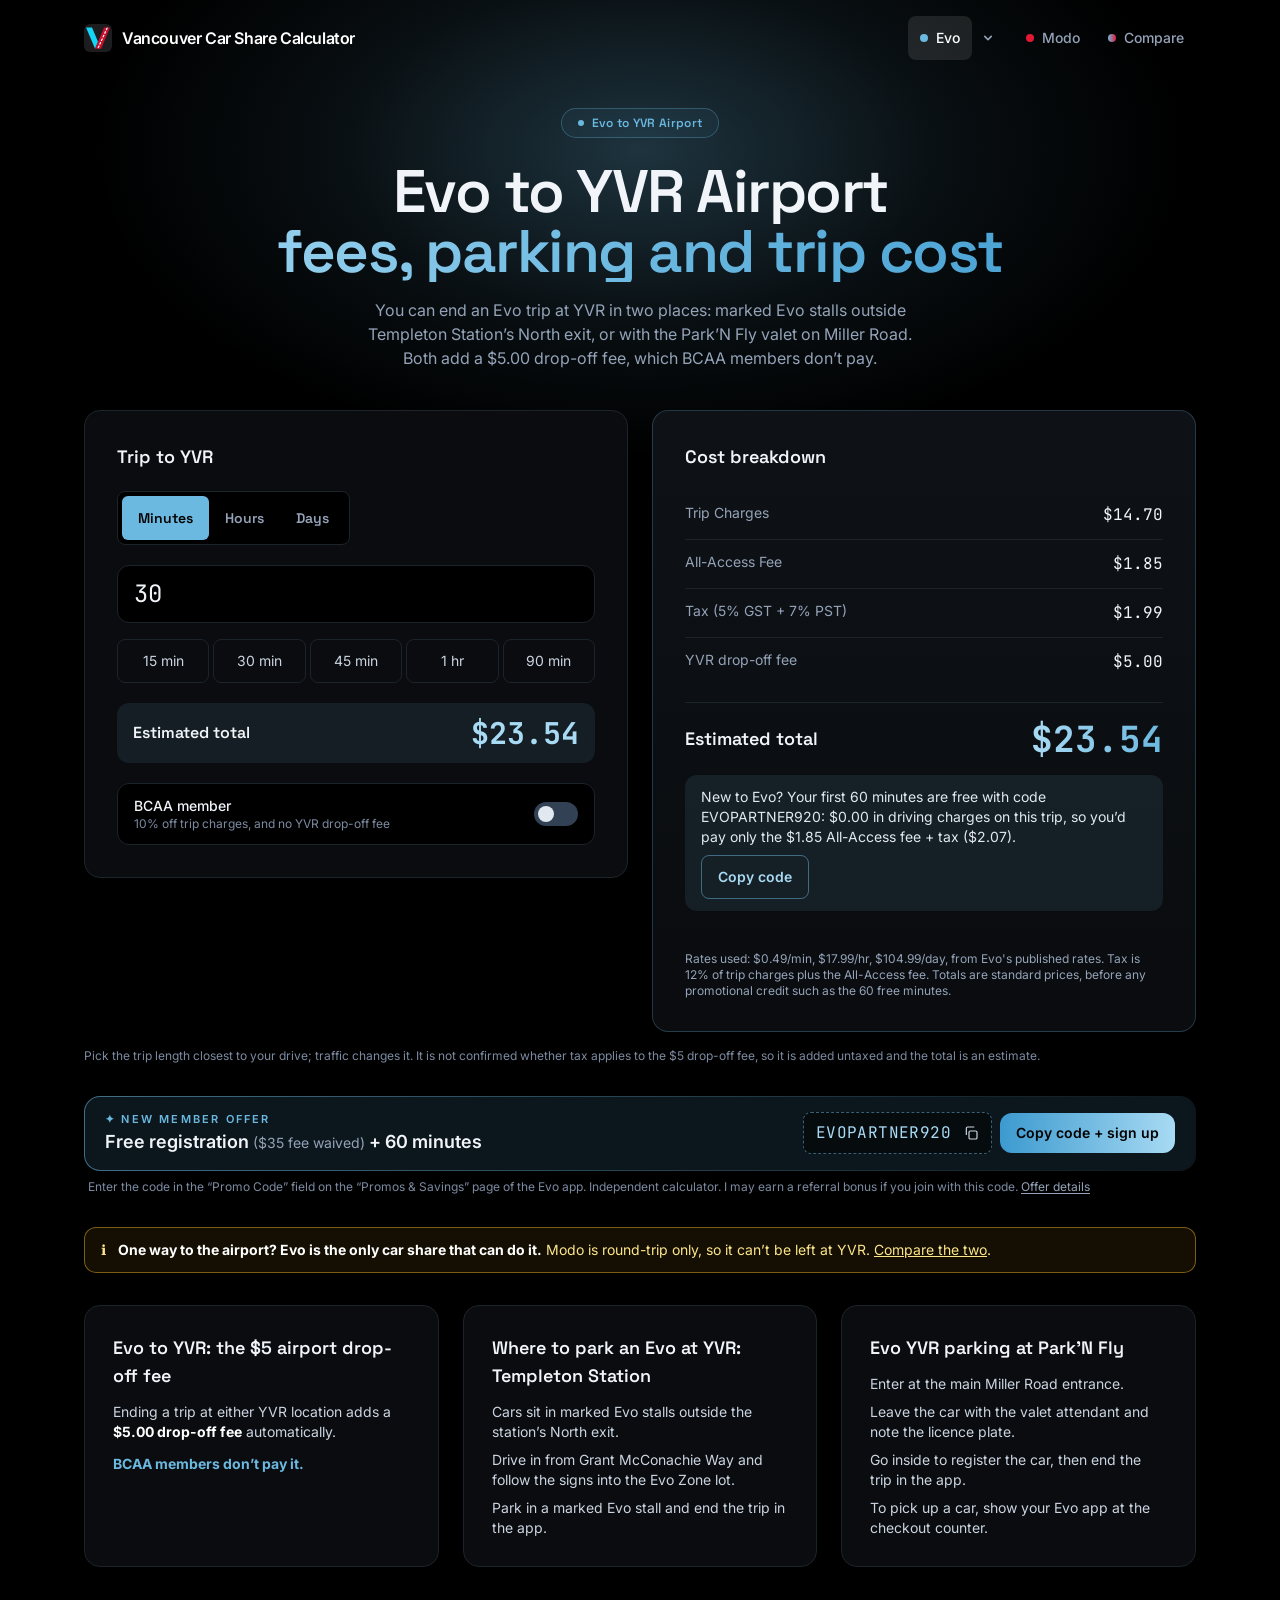
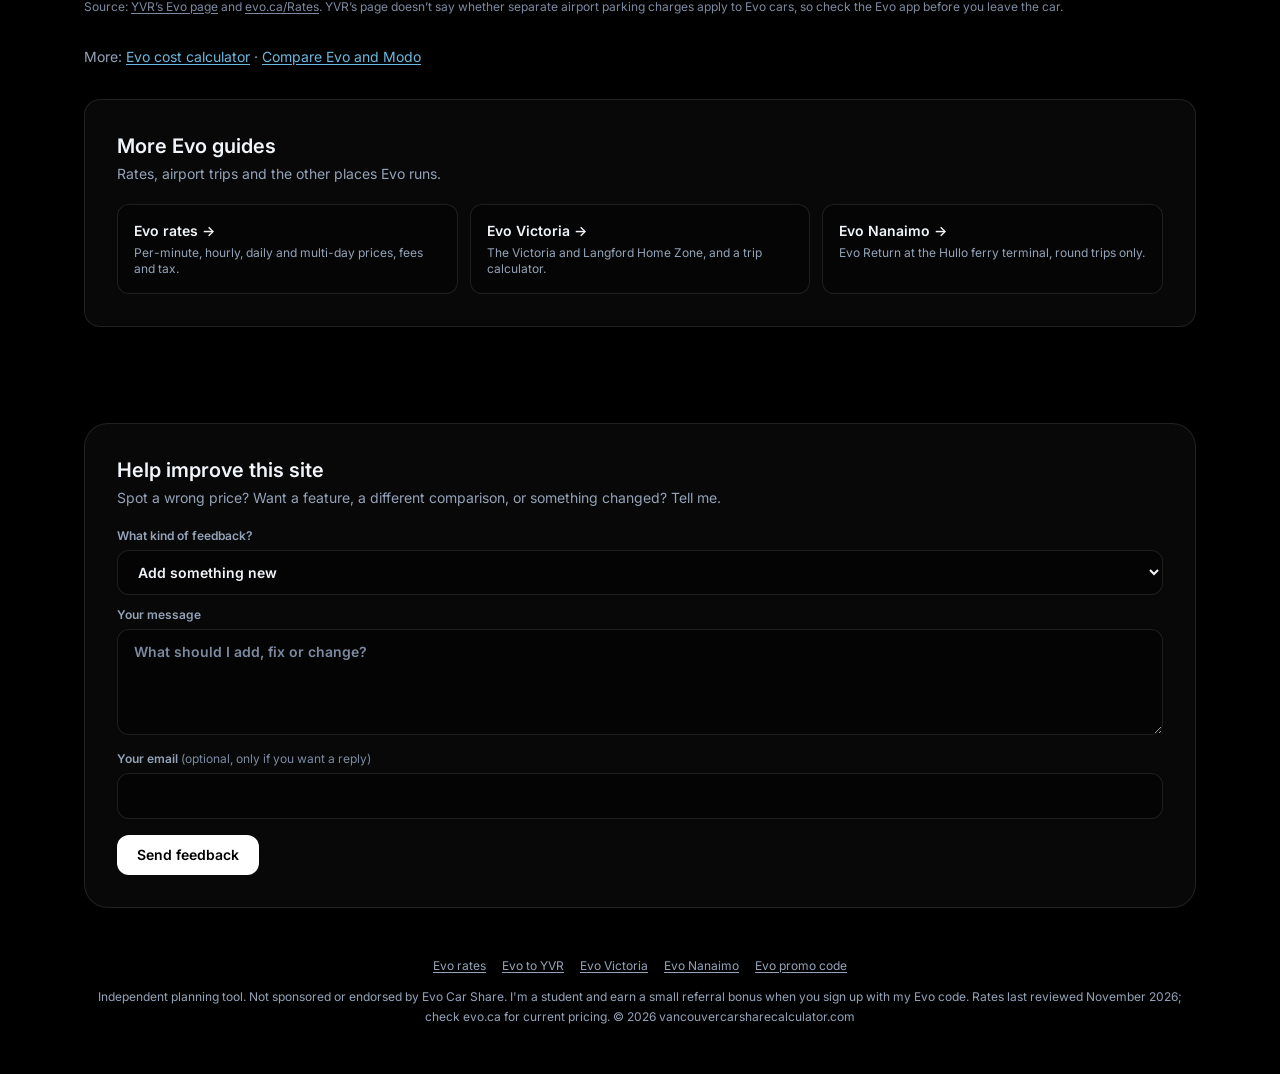
<file: evo/airport/index.html>
<!DOCTYPE html>
<html lang="en">
<head>
<meta charset="UTF-8">
<meta name="viewport" content="width=device-width, initial-scale=1.0">
<title>Evo to YVR Airport Rates &amp; Parking Guide (2026) | Vancouver</title>
<meta name="description" content="Calculate your Evo trip to YVR Airport. The $5.00 drop-off fee explained, BCAA member waiver, and Templeton Station and Park’N Fly drop-off steps.">
<link rel="canonical" href="https://vancouvercarsharecalculator.com/evo/airport/">
<link rel="icon" href="../../favicon.ico" sizes="any">
<link rel="icon" type="image/png" sizes="32x32" href="../../assets/favicon-32.png">
<link rel="icon" type="image/png" sizes="192x192" href="../../assets/icon-192.png">
<link rel="apple-touch-icon" href="../../assets/apple-touch-icon.png">
<meta property="og:type" content="website">
<meta property="og:site_name" content="Vancouver Car Share Calculator">
<meta property="og:title" content="Evo to YVR Airport Rates &amp; Parking Guide (2026) | Vancouver">
<meta property="og:description" content="Calculate your Evo trip to YVR Airport. The $5.00 drop-off fee explained, BCAA member waiver, and Templeton Station and Park’N Fly drop-off steps.">
<meta property="og:url" content="https://vancouvercarsharecalculator.com/evo/airport/">
<meta property="og:image" content="https://vancouvercarsharecalculator.com/assets/og-image.jpg">
<meta property="og:image:width" content="1200">
<meta property="og:image:height" content="630">
<meta name="twitter:card" content="summary_large_image">
<meta name="twitter:image" content="https://vancouvercarsharecalculator.com/assets/og-image.jpg">
<meta name="twitter:title" content="Evo to YVR Airport Rates &amp; Parking Guide (2026) | Vancouver">
<meta name="twitter:description" content="Calculate your Evo trip to YVR Airport. The $5.00 drop-off fee explained, BCAA member waiver, and Templeton Station and Park’N Fly drop-off steps.">
<link rel="preconnect" href="https://fonts.googleapis.com">
<link rel="preconnect" href="https://fonts.gstatic.com" crossorigin>
<link href="https://fonts.googleapis.com/css2?family=Space+Grotesk:wght@500;600;700&family=Inter:wght@400;500;600&family=JetBrains+Mono:wght@500;700&display=swap" rel="stylesheet">
<link rel="stylesheet" href="../../assets/tailwind.css?v=20261120c">
<style>
  :root{ --panel:10 12 15; --panel2:14 18 22; --line:28 36 43; }
  body{ background:#000; }
  input[type=number]::-webkit-outer-spin-button, input[type=number]::-webkit-inner-spin-button{ -webkit-appearance:none; margin:0; }
  .glow-floor{ background:radial-gradient(ellipse at center, rgba(107,184,224,.28) 0%, rgba(107,184,224,.08) 40%, transparent 70%); }
</style>
</head>
<body class="text-slate-100 font-body min-h-screen" data-page="evo">

<div class="pointer-events-none fixed inset-0 -z-10 overflow-hidden" aria-hidden="true">
  <div class="glow-floor absolute -top-40 left-1/2 -translate-x-1/2 w-[1100px] h-[620px]"></div>
</div>

<div id="site-nav"></div>

<main class="max-w-6xl mx-auto px-5 pb-16">

  <header class="text-center pt-8 pb-10">
    <div class="inline-flex items-center gap-2 rounded-full border border-evo/30 bg-evo/5 px-4 py-1.5 mb-6">
      <span class="w-1.5 h-1.5 rounded-full bg-evo"></span>
      <span class="text-xs font-semibold tracking-wide text-evo font-display">Evo to YVR Airport</span>
    </div>
    <h1 class="font-display font-semibold text-4xl md:text-6xl leading-[1.08] tracking-tight mb-4">
      Evo to YVR Airport
      <span class="block bg-gradient-to-r from-evo-light via-evo to-evo-deep bg-clip-text text-transparent">fees, parking and trip cost</span>
    </h1>
    <p class="text-slate-400 max-w-xl mx-auto">You can end an Evo trip at YVR in two places: marked Evo stalls outside Templeton Station’s North exit, or with the Park’N Fly valet on Miller Road. Both add a $5.00 drop-off fee, which BCAA members don’t pay.</p>
  </header>
  <section id="guideCalc" class="grid grid-cols-1 lg:grid-cols-2 gap-6 mb-8 items-start" data-unit="min" data-start-minutes="30" data-min-minutes="0" data-presets="[[15, &quot;15 min&quot;], [30, &quot;30 min&quot;], [45, &quot;45 min&quot;], [60, &quot;1 hr&quot;], [90, &quot;90 min&quot;]]" data-extra-label="YVR drop-off fee" data-extra-amount="5">
    <div class="rounded-2xl border border-line bg-panel p-6 md:p-8">
      <h2 class="font-display font-semibold text-lg mb-5">Trip to YVR</h2>
      <div class="inline-flex bg-black border border-line rounded-lg p-1 mb-5" role="group" aria-label="Input unit">
        <button type="button" id="gcUnit-min">Minutes</button>
        <button type="button" id="gcUnit-hr">Hours</button>
        <button type="button" id="gcUnit-day">Days</button>
      </div>
      <input id="gcValue" type="number" min="0" step="1" value="30" inputmode="decimal" aria-label="Trip length"
        class="w-full bg-black border border-line rounded-xl px-4 py-3 font-mono text-2xl text-slate-100 focus:outline-none focus:ring-2 focus:ring-evo mb-4">
      <div class="grid grid-flow-col auto-cols-fr gap-1 mb-5" id="gcPresets"></div>
      <div class="flex items-center justify-between gap-3 rounded-xl bg-evo/10 px-4 py-3 mb-5">
        <span class="font-display font-semibold">Estimated total</span>
        <span id="gcTotalTop" class="font-mono text-3xl font-bold text-evo-light">$0.00</span>
      </div>
      <label class="flex items-center justify-between gap-3 bg-black border border-line rounded-xl px-4 py-3 cursor-pointer">
        <span><span class="block text-sm font-medium">BCAA member</span><span class="block text-xs text-slate-500">10% off trip charges, and no YVR drop-off fee</span></span>
        <span class="relative inline-block w-11 h-6 shrink-0">
          <input id="gcBcaa" type="checkbox" class="peer sr-only">
          <span class="absolute inset-0 rounded-full bg-slate-700 peer-checked:bg-evo peer-focus-visible:ring-2 peer-focus-visible:ring-offset-2 peer-focus-visible:ring-offset-black peer-focus-visible:ring-evo-light transition"></span>
          <span class="absolute left-1 top-1 w-4 h-4 rounded-full bg-slate-200 peer-checked:translate-x-5 peer-checked:bg-black transition-transform"></span>
        </span>
      </label>
    </div>
    <div class="rounded-2xl border border-evo/25 bg-gradient-to-b from-panel2 to-panel p-6 md:p-8">
      <h2 class="font-display font-semibold text-lg mb-5">Cost breakdown</h2>
      <dl class="divide-y divide-line">
        <div class="flex justify-between py-3"><dt class="text-slate-400 text-sm">Trip Charges<span id="gcDiscount" class="block text-xs text-evo mt-0.5 hidden"></span></dt><dd id="gcTrip" class="font-mono">$0.00</dd></div>
        <div class="flex justify-between py-3"><dt class="text-slate-400 text-sm">All-Access Fee</dt><dd id="gcFee" class="font-mono">$0.00</dd></div>
        <div class="flex justify-between py-3"><dt class="text-slate-400 text-sm">Tax (5% GST + 7% PST)</dt><dd id="gcTax" class="font-mono">$0.00</dd></div>
        <div id="gcPvrtRow" class="flex justify-between py-3 hidden"><dt class="text-slate-400 text-sm">Passenger Vehicle Rental Tax <span class="text-xs text-slate-500">(incl. GST)</span></dt><dd id="gcPvrt" class="font-mono">$0.00</dd></div>
        <div id="gcExtraRow" class="flex justify-between py-3">
          <dt id="gcExtraLabel" class="text-slate-400 text-sm"></dt>
          <dd id="gcExtra" class="font-mono">$0.00</dd>
        </div>
      </dl>
      <div class="flex justify-between items-center mt-4 pt-4 border-t border-line">
        <span class="font-display font-semibold text-lg">Estimated total</span>
        <span id="gcTotal" aria-live="polite" class="font-mono text-4xl font-bold bg-gradient-to-r from-evo-light to-evo bg-clip-text text-transparent">$0.00</span>
      </div>
      <div id="gcFreeMinutes" data-requires-code="evo" data-free-minutes class="mt-4 rounded-xl bg-evo/10 px-4 py-3 flex flex-col items-start gap-2">
        <p data-fm-text class="text-sm text-slate-200"></p>
        <button type="button" data-copy-code="evo" data-placement="receipt" data-copied-label="Copied" aria-label="Copy code for the Evo offer" class="min-h-[44px] px-4 rounded-lg border border-evo/50 text-evo-light text-sm font-semibold hover:bg-evo/10 transition">Copy code</button>
      </div>
      <p id="gcNote" class="text-xs text-slate-500 mt-4 min-h-[1rem]"></p>
      <p class="text-xs text-slate-400 mt-2">Rates used: $0.49/min, $17.99/hr, $104.99/day, from Evo's published rates. Tax is 12% of trip charges plus the All-Access fee. Totals are standard prices, before any promotional credit such as the 60 free minutes.</p>
    </div>
  </section>
  <p class="text-xs text-slate-500 -mt-4 mb-8">Pick the trip length closest to your drive; traffic changes it. It is not confirmed whether tax applies to the $5 drop-off fee, so it is added untaxed and the total is an estimate.</p>
<div id="offer-strip" class="mb-8"></div><div role="note" class="mb-8 rounded-xl px-4 py-3 text-sm flex gap-3 items-start" style="border:1px solid rgba(251,191,36,.45);background:rgba(251,191,36,.08);color:#fde68a"><span aria-hidden="true">ℹ</span><p><strong class="text-white">One way to the airport? Evo is the only car share that can do it.</strong> Modo is round-trip only, so it can’t be left at YVR. <a class="underline" href="../../compare/">Compare the two</a>.</p></div>
  <section class="grid grid-cols-1 md:grid-cols-3 gap-6 mb-8">
<div class="rounded-2xl border border-line bg-panel p-6 md:p-7"><h2 class="font-display font-semibold text-lg mb-3">Evo to YVR: the $5 airport drop-off fee</h2><p class="text-sm text-slate-300 mb-3">Ending a trip at either YVR location adds a <strong class="text-white">$5.00 drop-off fee</strong> automatically.</p><p class="text-sm text-slate-300"><strong class="text-evo">BCAA members don’t pay it.</strong></p></div><div class="rounded-2xl border border-line bg-panel p-6 md:p-7"><h2 class="font-display font-semibold text-lg mb-3">Where to park an Evo at YVR: Templeton Station</h2><ul class="text-sm text-slate-300 space-y-2"><li>Cars sit in marked Evo stalls outside the station’s North exit.</li><li>Drive in from Grant McConachie Way and follow the signs into the Evo Zone lot.</li><li>Park in a marked Evo stall and end the trip in the app.</li></ul></div><div class="rounded-2xl border border-line bg-panel p-6 md:p-7"><h2 class="font-display font-semibold text-lg mb-3">Evo YVR parking at Park’N Fly</h2><ul class="text-sm text-slate-300 space-y-2"><li>Enter at the main Miller Road entrance.</li><li>Leave the car with the valet attendant and note the licence plate.</li><li>Go inside to register the car, then end the trip in the app.</li><li>To pick up a car, show your Evo app at the checkout counter.</li></ul></div>
  </section>
  <p class="text-xs text-slate-500 mb-8">Source: <a class="underline underline-offset-2" href="https://www.yvr.ca/en/passengers/transportation/evo-car-share" target="_blank" rel="noopener">YVR’s Evo page</a> and <a class="underline underline-offset-2" href="https://evo.ca/Rates" target="_blank" rel="noopener">evo.ca/Rates</a>. YVR’s page doesn’t say whether separate airport parking charges apply to Evo cars, so check the Evo app before you leave the car.</p>

<p class="text-sm text-slate-400 mt-4">More: <a class="text-evo underline underline-offset-2" href="../">Evo cost calculator</a> · <a class="text-evo underline underline-offset-2" href="../../compare/">Compare Evo and Modo</a></p>
  <div id="evo-guides" class="-mx-5 my-8"></div>

</main>

<div id="feedback" class="mb-12"></div>

<footer class="max-w-6xl mx-auto px-5 pb-12 text-center text-xs text-slate-400 leading-relaxed">
  Independent planning tool. Not sponsored or endorsed by Evo Car Share. I'm a student and earn a small referral bonus when you sign up with my Evo code.
  Rates last reviewed <span data-reviewed>November 2026</span>; check evo.ca for current pricing. © <span id="year"></span> vancouvercarsharecalculator.com
</footer>

<script src="../../assets/pricing.js?v=20261120c"></script>
<script src="../../assets/site.js?v=20261120c"></script>
<script src="../../assets/guide-calc.js?v=20261120c"></script>
</body>
</html>
</file>
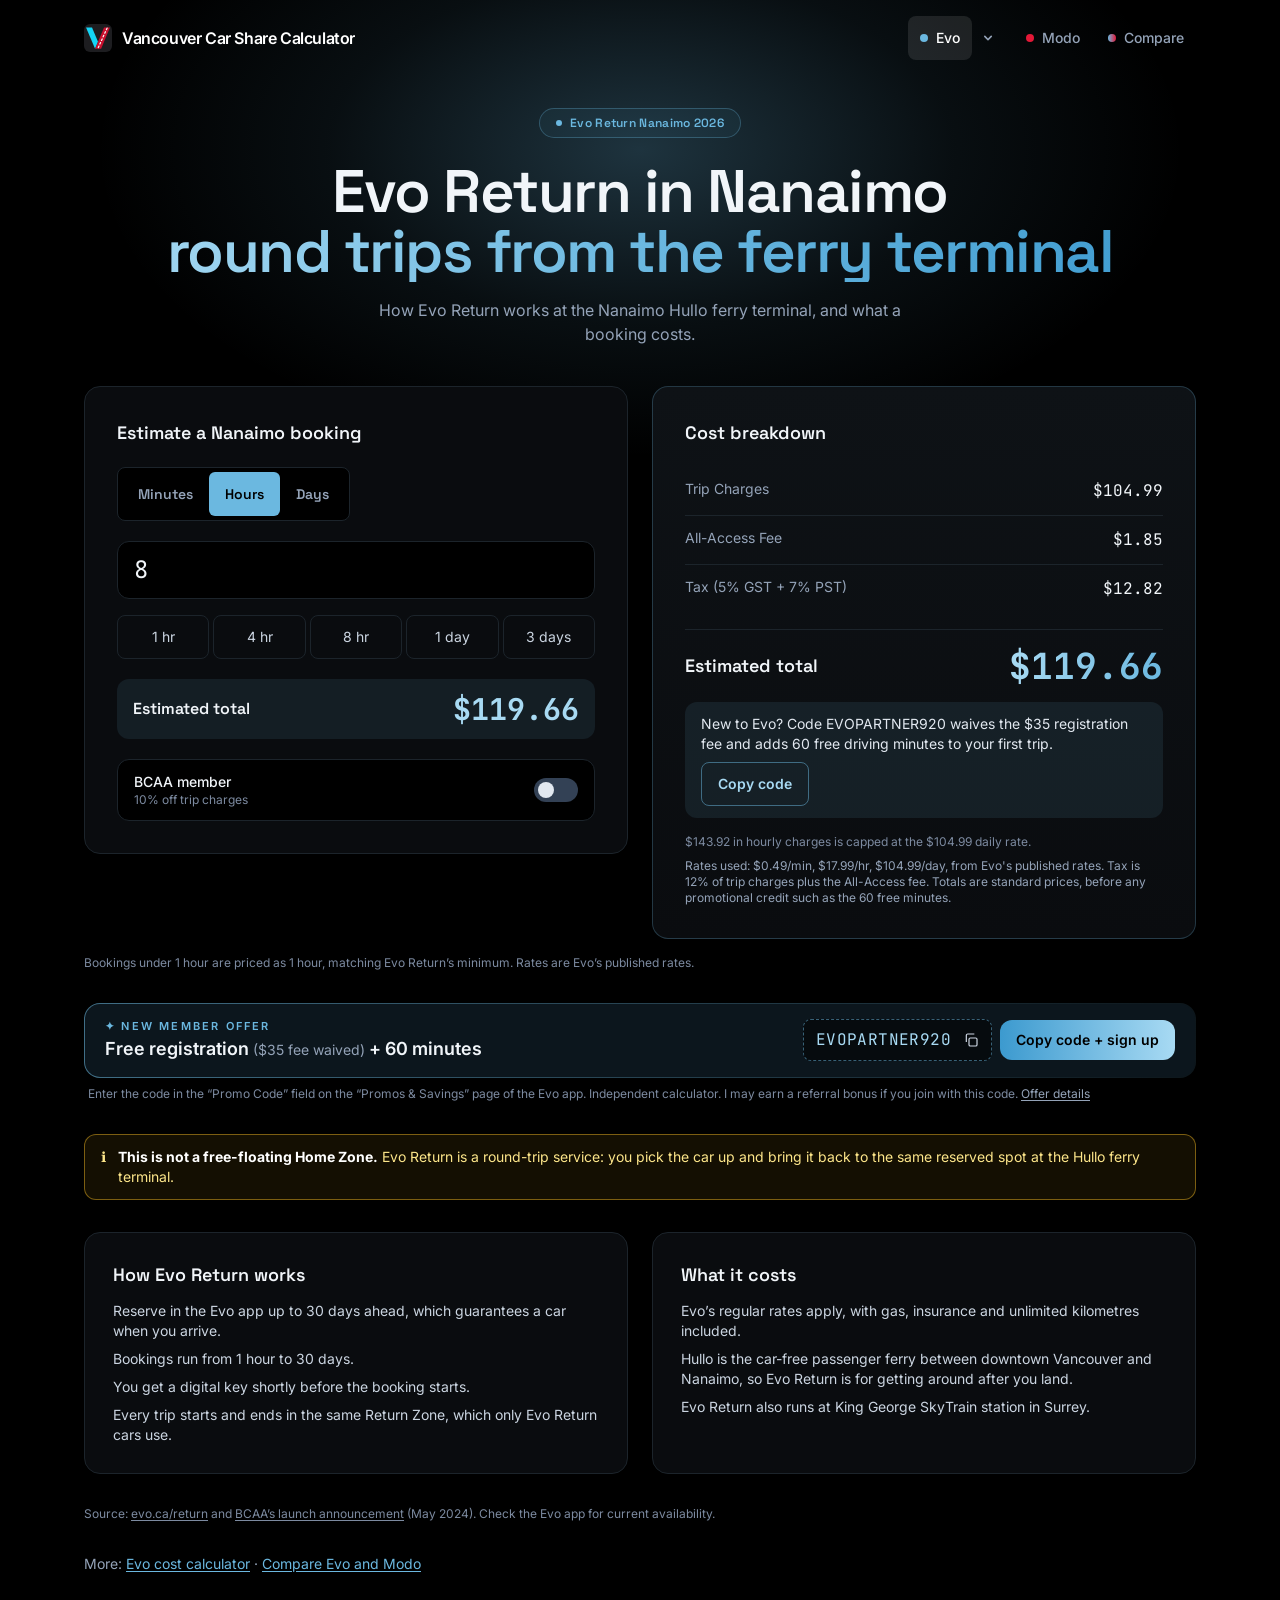
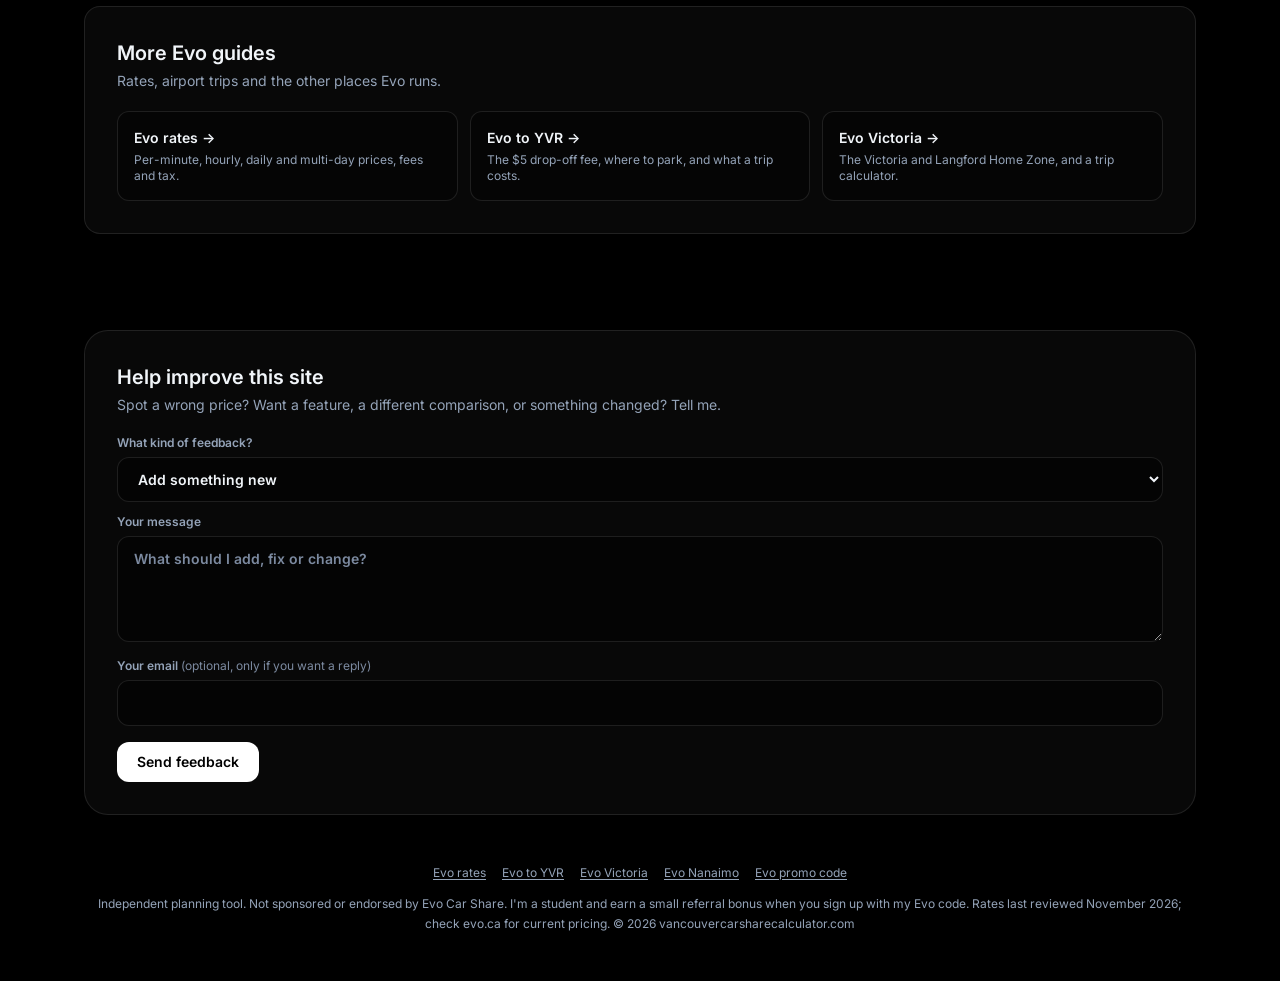
<file: evo/nanaimo/index.html>
<!DOCTYPE html>
<html lang="en">
<head>
<meta charset="UTF-8">
<meta name="viewport" content="width=device-width, initial-scale=1.0">
<title>Evo Return Nanaimo (2026) | Hullo Ferry Terminal Rates</title>
<meta name="description" content="Evo Return at the Nanaimo Hullo ferry terminal: how round-trip bookings from 1 hour to 30 days work, what they cost at Evo’s rates, and an estimator.">
<link rel="canonical" href="https://vancouvercarsharecalculator.com/evo/nanaimo/">
<link rel="icon" href="../../favicon.ico" sizes="any">
<link rel="icon" type="image/png" sizes="32x32" href="../../assets/favicon-32.png">
<link rel="icon" type="image/png" sizes="192x192" href="../../assets/icon-192.png">
<link rel="apple-touch-icon" href="../../assets/apple-touch-icon.png">
<meta property="og:type" content="website">
<meta property="og:site_name" content="Vancouver Car Share Calculator">
<meta property="og:title" content="Evo Return Nanaimo (2026) | Hullo Ferry Terminal Rates">
<meta property="og:description" content="Evo Return at the Nanaimo Hullo ferry terminal: how round-trip bookings from 1 hour to 30 days work, what they cost at Evo’s rates, and an estimator.">
<meta property="og:url" content="https://vancouvercarsharecalculator.com/evo/nanaimo/">
<meta property="og:image" content="https://vancouvercarsharecalculator.com/assets/og-image.jpg">
<meta property="og:image:width" content="1200">
<meta property="og:image:height" content="630">
<meta name="twitter:card" content="summary_large_image">
<meta name="twitter:image" content="https://vancouvercarsharecalculator.com/assets/og-image.jpg">
<meta name="twitter:title" content="Evo Return Nanaimo (2026) | Hullo Ferry Terminal Rates">
<meta name="twitter:description" content="Evo Return at the Nanaimo Hullo ferry terminal: how round-trip bookings from 1 hour to 30 days work, what they cost at Evo’s rates, and an estimator.">
<link rel="preconnect" href="https://fonts.googleapis.com">
<link rel="preconnect" href="https://fonts.gstatic.com" crossorigin>
<link href="https://fonts.googleapis.com/css2?family=Space+Grotesk:wght@500;600;700&family=Inter:wght@400;500;600&family=JetBrains+Mono:wght@500;700&display=swap" rel="stylesheet">
<link rel="stylesheet" href="../../assets/tailwind.css?v=20261120c">
<style>
  :root{ --panel:10 12 15; --panel2:14 18 22; --line:28 36 43; }
  body{ background:#000; }
  input[type=number]::-webkit-outer-spin-button, input[type=number]::-webkit-inner-spin-button{ -webkit-appearance:none; margin:0; }
  .glow-floor{ background:radial-gradient(ellipse at center, rgba(107,184,224,.28) 0%, rgba(107,184,224,.08) 40%, transparent 70%); }
</style>
</head>
<body class="text-slate-100 font-body min-h-screen" data-page="evo">

<div class="pointer-events-none fixed inset-0 -z-10 overflow-hidden" aria-hidden="true">
  <div class="glow-floor absolute -top-40 left-1/2 -translate-x-1/2 w-[1100px] h-[620px]"></div>
</div>

<div id="site-nav"></div>

<main class="max-w-6xl mx-auto px-5 pb-16">

  <header class="text-center pt-8 pb-10">
    <div class="inline-flex items-center gap-2 rounded-full border border-evo/30 bg-evo/5 px-4 py-1.5 mb-6">
      <span class="w-1.5 h-1.5 rounded-full bg-evo"></span>
      <span class="text-xs font-semibold tracking-wide text-evo font-display">Evo Return Nanaimo 2026</span>
    </div>
    <h1 class="font-display font-semibold text-4xl md:text-6xl leading-[1.08] tracking-tight mb-4">
      Evo Return in Nanaimo
      <span class="block bg-gradient-to-r from-evo-light via-evo to-evo-deep bg-clip-text text-transparent">round trips from the ferry terminal</span>
    </h1>
    <p class="text-slate-400 max-w-xl mx-auto">How Evo Return works at the Nanaimo Hullo ferry terminal, and what a booking costs.</p>
  </header>
  <section id="guideCalc" class="grid grid-cols-1 lg:grid-cols-2 gap-6 mb-8 items-start" data-unit="hr" data-start-minutes="480" data-min-minutes="60" data-presets="[[60, &quot;1 hr&quot;], [240, &quot;4 hr&quot;], [480, &quot;8 hr&quot;], [1440, &quot;1 day&quot;], [4320, &quot;3 days&quot;]]">
    <div class="rounded-2xl border border-line bg-panel p-6 md:p-8">
      <h2 class="font-display font-semibold text-lg mb-5">Estimate a Nanaimo booking</h2>
      <div class="inline-flex bg-black border border-line rounded-lg p-1 mb-5" role="group" aria-label="Input unit">
        <button type="button" id="gcUnit-min">Minutes</button>
        <button type="button" id="gcUnit-hr">Hours</button>
        <button type="button" id="gcUnit-day">Days</button>
      </div>
      <input id="gcValue" type="number" min="0" step="1" value="30" inputmode="decimal" aria-label="Trip length"
        class="w-full bg-black border border-line rounded-xl px-4 py-3 font-mono text-2xl text-slate-100 focus:outline-none focus:ring-2 focus:ring-evo mb-4">
      <div class="grid grid-flow-col auto-cols-fr gap-1 mb-5" id="gcPresets"></div>
      <div class="flex items-center justify-between gap-3 rounded-xl bg-evo/10 px-4 py-3 mb-5">
        <span class="font-display font-semibold">Estimated total</span>
        <span id="gcTotalTop" class="font-mono text-3xl font-bold text-evo-light">$0.00</span>
      </div>
      <label class="flex items-center justify-between gap-3 bg-black border border-line rounded-xl px-4 py-3 cursor-pointer">
        <span><span class="block text-sm font-medium">BCAA member</span><span class="block text-xs text-slate-500">10% off trip charges</span></span>
        <span class="relative inline-block w-11 h-6 shrink-0">
          <input id="gcBcaa" type="checkbox" class="peer sr-only">
          <span class="absolute inset-0 rounded-full bg-slate-700 peer-checked:bg-evo peer-focus-visible:ring-2 peer-focus-visible:ring-offset-2 peer-focus-visible:ring-offset-black peer-focus-visible:ring-evo-light transition"></span>
          <span class="absolute left-1 top-1 w-4 h-4 rounded-full bg-slate-200 peer-checked:translate-x-5 peer-checked:bg-black transition-transform"></span>
        </span>
      </label>
    </div>
    <div class="rounded-2xl border border-evo/25 bg-gradient-to-b from-panel2 to-panel p-6 md:p-8">
      <h2 class="font-display font-semibold text-lg mb-5">Cost breakdown</h2>
      <dl class="divide-y divide-line">
        <div class="flex justify-between py-3"><dt class="text-slate-400 text-sm">Trip Charges<span id="gcDiscount" class="block text-xs text-evo mt-0.5 hidden"></span></dt><dd id="gcTrip" class="font-mono">$0.00</dd></div>
        <div class="flex justify-between py-3"><dt class="text-slate-400 text-sm">All-Access Fee</dt><dd id="gcFee" class="font-mono">$0.00</dd></div>
        <div class="flex justify-between py-3"><dt class="text-slate-400 text-sm">Tax (5% GST + 7% PST)</dt><dd id="gcTax" class="font-mono">$0.00</dd></div>
        <div id="gcPvrtRow" class="flex justify-between py-3 hidden"><dt class="text-slate-400 text-sm">Passenger Vehicle Rental Tax <span class="text-xs text-slate-500">(incl. GST)</span></dt><dd id="gcPvrt" class="font-mono">$0.00</dd></div>
      </dl>
      <div class="flex justify-between items-center mt-4 pt-4 border-t border-line">
        <span class="font-display font-semibold text-lg">Estimated total</span>
        <span id="gcTotal" aria-live="polite" class="font-mono text-4xl font-bold bg-gradient-to-r from-evo-light to-evo bg-clip-text text-transparent">$0.00</span>
      </div>
      <div id="gcFreeMinutes" data-requires-code="evo" data-free-minutes class="mt-4 rounded-xl bg-evo/10 px-4 py-3 flex flex-col items-start gap-2">
        <p data-fm-text class="text-sm text-slate-200"></p>
        <button type="button" data-copy-code="evo" data-placement="receipt" data-copied-label="Copied" aria-label="Copy code for the Evo offer" class="min-h-[44px] px-4 rounded-lg border border-evo/50 text-evo-light text-sm font-semibold hover:bg-evo/10 transition">Copy code</button>
      </div>
      <p id="gcNote" class="text-xs text-slate-500 mt-4 min-h-[1rem]"></p>
      <p class="text-xs text-slate-400 mt-2">Rates used: $0.49/min, $17.99/hr, $104.99/day, from Evo's published rates. Tax is 12% of trip charges plus the All-Access fee. Totals are standard prices, before any promotional credit such as the 60 free minutes.</p>
    </div>
  </section>
  <p class="text-xs text-slate-500 -mt-4 mb-8">Bookings under 1 hour are priced as 1 hour, matching Evo Return’s minimum. Rates are Evo’s published rates.</p>
<div id="offer-strip" class="mb-8"></div><div role="note" class="mb-8 rounded-xl px-4 py-3 text-sm flex gap-3 items-start" style="border:1px solid rgba(251,191,36,.45);background:rgba(251,191,36,.08);color:#fde68a"><span aria-hidden="true">ℹ</span><p><strong class="text-white">This is not a free-floating Home Zone.</strong> Evo Return is a round-trip service: you pick the car up and bring it back to the same reserved spot at the Hullo ferry terminal.</p></div>
  <section class="grid grid-cols-1 md:grid-cols-2 gap-6 mb-8">
<div class="rounded-2xl border border-line bg-panel p-6 md:p-7"><h2 class="font-display font-semibold text-lg mb-3">How Evo Return works</h2><ul class="text-sm text-slate-300 space-y-2"><li>Reserve in the Evo app up to 30 days ahead, which guarantees a car when you arrive.</li><li>Bookings run from 1 hour to 30 days.</li><li>You get a digital key shortly before the booking starts.</li><li>Every trip starts and ends in the same Return Zone, which only Evo Return cars use.</li></ul></div><div class="rounded-2xl border border-line bg-panel p-6 md:p-7"><h2 class="font-display font-semibold text-lg mb-3">What it costs</h2><ul class="text-sm text-slate-300 space-y-2"><li>Evo’s regular rates apply, with gas, insurance and unlimited kilometres included.</li><li>Hullo is the car-free passenger ferry between downtown Vancouver and Nanaimo, so Evo Return is for getting around after you land.</li><li>Evo Return also runs at King George SkyTrain station in Surrey.</li></ul></div>
  </section>
  <p class="text-xs text-slate-500 mb-8">Source: <a class="underline underline-offset-2" href="https://evo.ca/return" target="_blank" rel="noopener">evo.ca/return</a> and <a class="underline underline-offset-2" href="https://bcaa.com/media-centre/2024/evo-return-nanaimo" target="_blank" rel="noopener">BCAA’s launch announcement</a> (May 2024). Check the Evo app for current availability.</p>

<p class="text-sm text-slate-400 mt-4">More: <a class="text-evo underline underline-offset-2" href="../">Evo cost calculator</a> · <a class="text-evo underline underline-offset-2" href="../../compare/">Compare Evo and Modo</a></p>
  <div id="evo-guides" class="-mx-5 my-8"></div>

</main>

<div id="feedback" class="mb-12"></div>

<footer class="max-w-6xl mx-auto px-5 pb-12 text-center text-xs text-slate-400 leading-relaxed">
  Independent planning tool. Not sponsored or endorsed by Evo Car Share. I'm a student and earn a small referral bonus when you sign up with my Evo code.
  Rates last reviewed <span data-reviewed>November 2026</span>; check evo.ca for current pricing. © <span id="year"></span> vancouvercarsharecalculator.com
</footer>

<script src="../../assets/pricing.js?v=20261120c"></script>
<script src="../../assets/site.js?v=20261120c"></script>
<script src="../../assets/guide-calc.js?v=20261120c"></script>
</body>
</html>
</file>
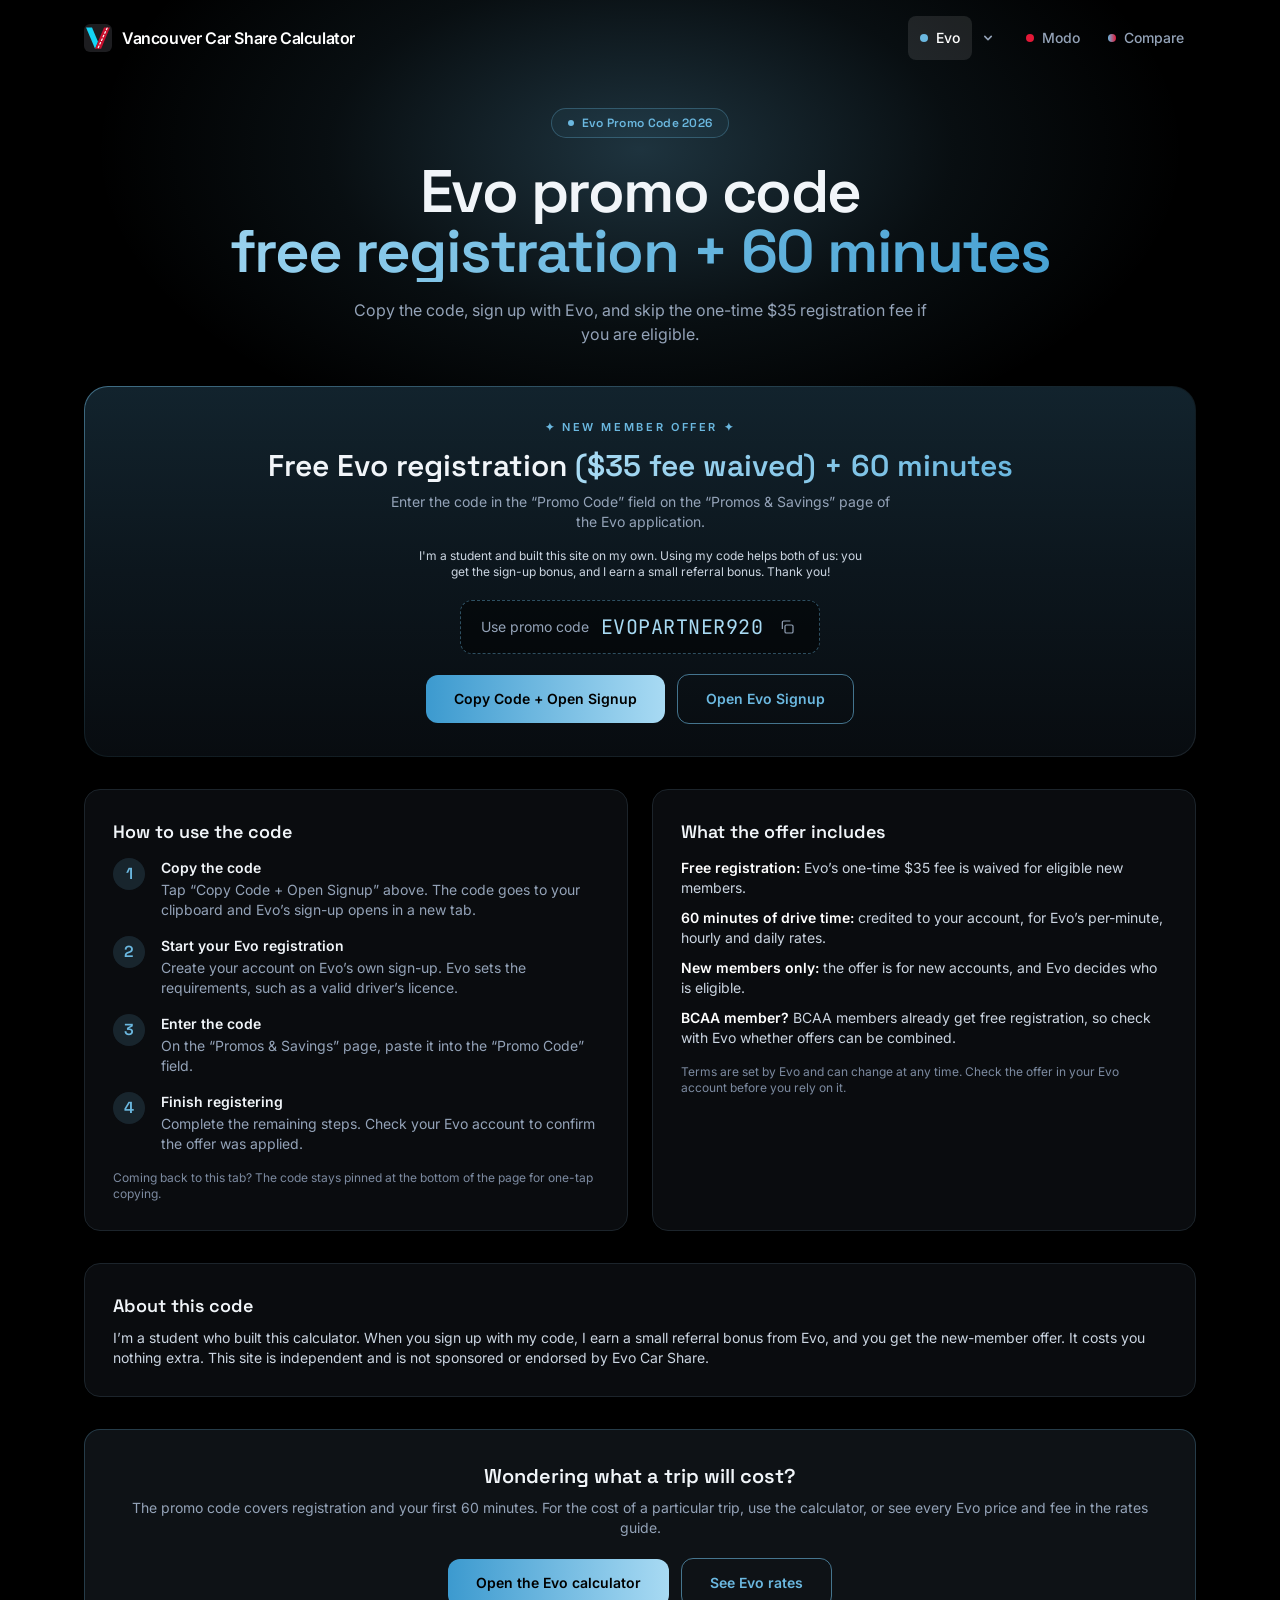
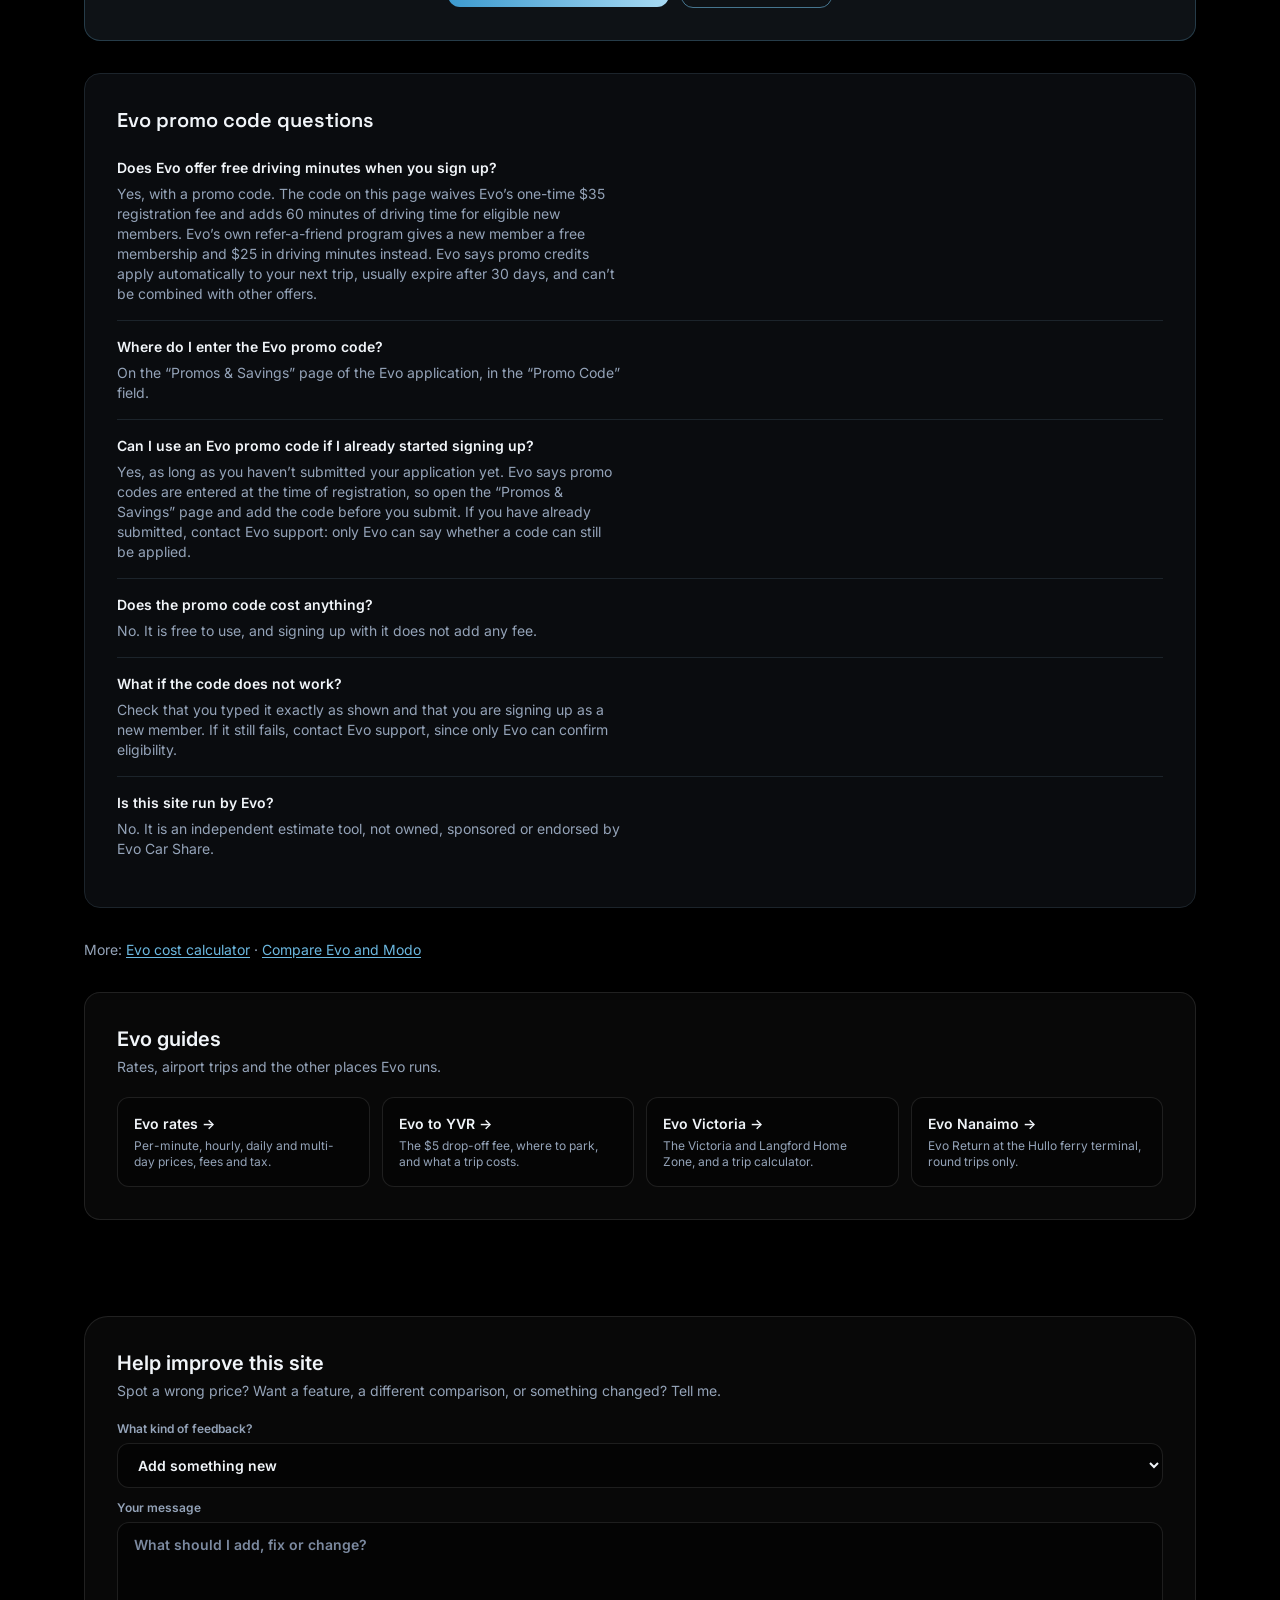
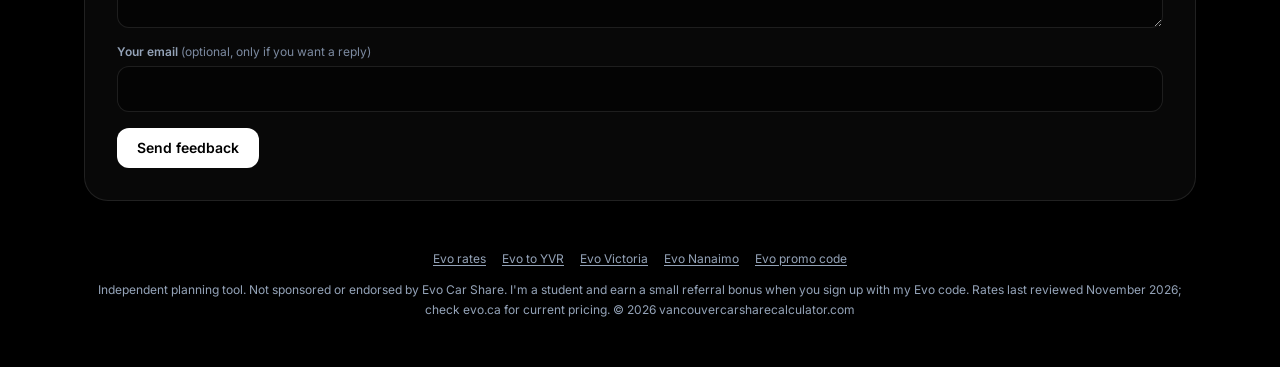
<file: evo/promo-code/index.html>
<!DOCTYPE html>
<html lang="en">
<head>
<meta charset="UTF-8">
<meta name="viewport" content="width=device-width, initial-scale=1.0">
<title>Evo Promo Code 2026 | Free Registration + 60 Minutes</title>
<meta name="description" content="Use an Evo promo code for free $35 registration and 60 driving minutes if eligible. Copy the code and follow the sign-up steps.">
<link rel="canonical" href="https://vancouvercarsharecalculator.com/evo/promo-code/">
<link rel="icon" href="../../favicon.ico" sizes="any">
<link rel="icon" type="image/png" sizes="32x32" href="../../assets/favicon-32.png">
<link rel="icon" type="image/png" sizes="192x192" href="../../assets/icon-192.png">
<link rel="apple-touch-icon" href="../../assets/apple-touch-icon.png">
<meta property="og:type" content="website">
<meta property="og:site_name" content="Vancouver Car Share Calculator">
<meta property="og:title" content="Evo Promo Code 2026 | Free Registration + 60 Minutes">
<meta property="og:description" content="Use an Evo promo code for free $35 registration and 60 driving minutes if eligible. Copy the code and follow the sign-up steps.">
<meta property="og:url" content="https://vancouvercarsharecalculator.com/evo/promo-code/">
<meta property="og:image" content="https://vancouvercarsharecalculator.com/assets/og-image.jpg">
<meta property="og:image:width" content="1200">
<meta property="og:image:height" content="630">
<meta name="twitter:card" content="summary_large_image">
<meta name="twitter:image" content="https://vancouvercarsharecalculator.com/assets/og-image.jpg">
<meta name="twitter:title" content="Evo Promo Code 2026 | Free Registration + 60 Minutes">
<meta name="twitter:description" content="Use an Evo promo code for free $35 registration and 60 driving minutes if eligible. Copy the code and follow the sign-up steps.">
<link rel="preconnect" href="https://fonts.googleapis.com">
<link rel="preconnect" href="https://fonts.gstatic.com" crossorigin>
<link href="https://fonts.googleapis.com/css2?family=Space+Grotesk:wght@500;600;700&family=Inter:wght@400;500;600&family=JetBrains+Mono:wght@500;700&display=swap" rel="stylesheet">
<link rel="stylesheet" href="../../assets/tailwind.css?v=20261120c">
<style>
  :root{ --panel:10 12 15; --panel2:14 18 22; --line:28 36 43; }
  body{ background:#000; }
  input[type=number]::-webkit-outer-spin-button, input[type=number]::-webkit-inner-spin-button{ -webkit-appearance:none; margin:0; }
  .glow-floor{ background:radial-gradient(ellipse at center, rgba(107,184,224,.28) 0%, rgba(107,184,224,.08) 40%, transparent 70%); }
</style>
<script type="application/ld+json">
{
 "@context": "https://schema.org",
 "@type": "FAQPage",
 "mainEntity": [
  {
   "@type": "Question",
   "name": "Does Evo offer free driving minutes when you sign up?",
   "acceptedAnswer": {
    "@type": "Answer",
    "text": "Yes, with a promo code. The code on this page waives Evo’s one-time $35 registration fee and adds 60 minutes of driving time for eligible new members. Evo’s own refer-a-friend program gives a new member a free membership and $25 in driving minutes instead. Evo says promo credits apply automatically to your next trip, usually expire after 30 days, and can’t be combined with other offers."
   }
  },
  {
   "@type": "Question",
   "name": "Where do I enter the Evo promo code?",
   "acceptedAnswer": {
    "@type": "Answer",
    "text": "On the “Promos & Savings” page of the Evo application, in the “Promo Code” field."
   }
  },
  {
   "@type": "Question",
   "name": "Can I use an Evo promo code if I already started signing up?",
   "acceptedAnswer": {
    "@type": "Answer",
    "text": "Yes, as long as you haven’t submitted your application yet. Evo says promo codes are entered at the time of registration, so open the “Promos & Savings” page and add the code before you submit. If you have already submitted, contact Evo support: only Evo can say whether a code can still be applied."
   }
  },
  {
   "@type": "Question",
   "name": "Does the promo code cost anything?",
   "acceptedAnswer": {
    "@type": "Answer",
    "text": "No. It is free to use, and signing up with it does not add any fee."
   }
  },
  {
   "@type": "Question",
   "name": "What if the code does not work?",
   "acceptedAnswer": {
    "@type": "Answer",
    "text": "Check that you typed it exactly as shown and that you are signing up as a new member. If it still fails, contact Evo support, since only Evo can confirm eligibility."
   }
  },
  {
   "@type": "Question",
   "name": "Is this site run by Evo?",
   "acceptedAnswer": {
    "@type": "Answer",
    "text": "No. It is an independent estimate tool, not owned, sponsored or endorsed by Evo Car Share."
   }
  }
 ]
}
</script>
</head>
<body class="text-slate-100 font-body min-h-screen" data-page="evo">

<div class="pointer-events-none fixed inset-0 -z-10 overflow-hidden" aria-hidden="true">
  <div class="glow-floor absolute -top-40 left-1/2 -translate-x-1/2 w-[1100px] h-[620px]"></div>
</div>

<div id="site-nav"></div>

<main class="max-w-6xl mx-auto px-5 pb-16">

  <header class="text-center pt-8 pb-10">
    <div class="inline-flex items-center gap-2 rounded-full border border-evo/30 bg-evo/5 px-4 py-1.5 mb-6">
      <span class="w-1.5 h-1.5 rounded-full bg-evo"></span>
      <span class="text-xs font-semibold tracking-wide text-evo font-display">Evo Promo Code 2026</span>
    </div>
    <h1 class="font-display font-semibold text-4xl md:text-6xl leading-[1.08] tracking-tight mb-4">
      Evo promo code
      <span class="block bg-gradient-to-r from-evo-light via-evo to-evo-deep bg-clip-text text-transparent">free registration + 60 minutes</span>
    </h1>
    <p class="text-slate-400 max-w-xl mx-auto">Copy the code, sign up with Evo, and skip the one-time $35 registration fee if you are eligible. </p>
  </header>

  <section class="mb-8">
    <div class="rounded-3xl p-px bg-gradient-to-br from-evo/60 via-evo/15 to-line">
      <div class="relative overflow-hidden rounded-[23px] bg-gradient-to-b from-[#12232d] via-[#0c161d] to-[#080c10] px-6 py-8 md:px-12 text-center">
        <div class="relative">
          <p class="text-[11px] font-semibold tracking-[0.24em] uppercase text-evo mb-3">✦ New member offer ✦</p>
          <h2 class="font-display font-semibold text-2xl md:text-3xl leading-snug mb-2">
            Free Evo registration
            <span class="bg-gradient-to-r from-evo-light to-evo bg-clip-text text-transparent">($35 fee waived) + 60 minutes</span>
          </h2>
          <p class="text-slate-400 text-sm mb-4 max-w-lg mx-auto">Enter the code in the “Promo Code” field on the “Promos &amp; Savings” page of the Evo application.</p>
          <p data-note="evo" class="text-xs text-slate-300 max-w-md mx-auto mb-5"></p>
          <div class="inline-flex flex-wrap items-center justify-center gap-3 rounded-xl border border-dashed border-evo/40 bg-black/50 px-5 py-3 mb-5">
            <span class="text-slate-400 text-sm">Use promo code</span>
            <code class="font-mono text-lg md:text-xl text-evo-light tracking-wide" data-code-text="evo"></code>
            <button type="button" data-copy-code="evo" data-placement="promo_page" aria-label="Copy promo code" class="text-slate-400 hover:text-evo transition p-1">
              <svg xmlns="http://www.w3.org/2000/svg" viewBox="0 0 24 24" fill="none" stroke="currentColor" stroke-width="1.8" class="w-4 h-4"><rect x="9" y="9" width="12" height="12" rx="2"/><path d="M5 15V5a2 2 0 0 1 2-2h10"/></svg>
            </button>
          </div>
          <div class="flex flex-col sm:flex-row items-center justify-center gap-3">
            <button type="button" data-copy-code="evo" data-open-after data-placement="promo_page" data-copied-label="Copied, opening signup…"
              class="w-full sm:w-auto bg-gradient-to-r from-evo-deep to-evo-light text-black font-semibold text-sm px-7 py-3.5 rounded-xl hover:brightness-110 transition">Copy Code + Open Signup</button>
            <a data-link="evo" data-placement="promo_page" target="_blank" rel="noopener"
              class="w-full sm:w-auto text-center border border-evo/60 text-evo font-semibold text-sm px-7 py-3.5 rounded-xl hover:bg-evo/10 transition">Open Evo Signup</a>
          </div>
        </div>
      </div>
    </div>
  </section>

  <section class="grid grid-cols-1 md:grid-cols-2 gap-6 mb-8">
<div class="rounded-2xl border border-line bg-panel p-6 md:p-7"><h2 class="font-display font-semibold text-lg mb-3">How to use the code</h2><ol class="space-y-4"><li class="flex gap-4"><span class="shrink-0 w-8 h-8 rounded-full bg-evo/15 text-evo font-display font-semibold flex items-center justify-center">1</span><div><p class="font-semibold text-sm mb-0.5">Copy the code</p><p class="text-sm text-slate-400">Tap “Copy Code + Open Signup” above. The code goes to your clipboard and Evo’s sign-up opens in a new tab.</p></div></li><li class="flex gap-4"><span class="shrink-0 w-8 h-8 rounded-full bg-evo/15 text-evo font-display font-semibold flex items-center justify-center">2</span><div><p class="font-semibold text-sm mb-0.5">Start your Evo registration</p><p class="text-sm text-slate-400">Create your account on Evo’s own sign-up. Evo sets the requirements, such as a valid driver’s licence.</p></div></li><li class="flex gap-4"><span class="shrink-0 w-8 h-8 rounded-full bg-evo/15 text-evo font-display font-semibold flex items-center justify-center">3</span><div><p class="font-semibold text-sm mb-0.5">Enter the code</p><p class="text-sm text-slate-400">On the “Promos &amp; Savings” page, paste it into the “Promo Code” field.</p></div></li><li class="flex gap-4"><span class="shrink-0 w-8 h-8 rounded-full bg-evo/15 text-evo font-display font-semibold flex items-center justify-center">4</span><div><p class="font-semibold text-sm mb-0.5">Finish registering</p><p class="text-sm text-slate-400">Complete the remaining steps. Check your Evo account to confirm the offer was applied.</p></div></li></ol><p class="text-xs text-slate-500 mt-4">Coming back to this tab? The code stays pinned at the bottom of the page for one-tap copying.</p></div><div class="rounded-2xl border border-line bg-panel p-6 md:p-7"><h2 class="font-display font-semibold text-lg mb-3">What the offer includes</h2><ul class="text-sm text-slate-300 space-y-2.5"><li><span class="font-semibold text-white">Free registration:</span> Evo’s one-time $35 fee is waived for eligible new members.</li><li><span class="font-semibold text-white">60 minutes of drive time:</span> credited to your account, for Evo’s per-minute, hourly and daily rates.</li><li><span class="font-semibold text-white">New members only:</span> the offer is for new accounts, and Evo decides who is eligible.</li><li><span class="font-semibold text-white">BCAA member?</span> BCAA members already get free registration, so check with Evo whether offers can be combined.</li></ul><p class="text-xs text-slate-500 mt-4">Terms are set by Evo and can change at any time. Check the offer in your Evo account before you rely on it.</p></div>
  </section>

  <section class="rounded-2xl border border-line bg-panel p-6 md:p-7 mb-8">
    <h2 class="font-display font-semibold text-lg mb-2">About this code</h2>
    <p class="text-sm text-slate-300">I’m a student who built this calculator. When you sign up with my code, I earn a small referral bonus from Evo, and you get the new-member offer. It costs you nothing extra. This site is independent and is not sponsored or endorsed by Evo Car Share.</p>
  </section>

  <section class="rounded-2xl border border-evo/25 bg-panel2 p-6 md:p-8 mb-8 text-center">
    <h2 class="font-display font-semibold text-xl mb-2">Wondering what a trip will cost?</h2>
    <p class="text-sm text-slate-400 mb-5">The promo code covers registration and your first 60 minutes. For the cost of a particular trip, use the calculator, or see every Evo price and fee in the rates guide.</p>
    <div class="flex flex-col sm:flex-row items-center justify-center gap-3">
      <a href="../" class="w-full sm:w-auto bg-gradient-to-r from-evo-deep to-evo-light text-black font-semibold text-sm px-7 py-3.5 rounded-xl hover:brightness-110 transition">Open the Evo calculator</a>
      <a href="../rates/" class="w-full sm:w-auto border border-evo/60 text-evo font-semibold text-sm px-7 py-3.5 rounded-xl hover:bg-evo/10 transition">See Evo rates</a>
    </div>
  </section>

  <section class="rounded-2xl border border-line bg-panel p-6 md:p-8 mb-8">
    <h2 class="font-display font-semibold text-xl mb-2">Evo promo code questions</h2>
    <div class="divide-y divide-line">
<div class="py-4"><h3 class="font-semibold text-sm mb-1.5">Does Evo offer free driving minutes when you sign up?</h3><p class="text-sm text-slate-400 max-w-[56ch]">Yes, with a promo code. The code on this page waives Evo’s one-time $35 registration fee and adds 60 minutes of driving time for eligible new members. Evo’s own refer-a-friend program gives a new member a free membership and $25 in driving minutes instead. Evo says promo credits apply automatically to your next trip, usually expire after 30 days, and can’t be combined with other offers.</p></div><div class="py-4"><h3 class="font-semibold text-sm mb-1.5">Where do I enter the Evo promo code?</h3><p class="text-sm text-slate-400 max-w-[56ch]">On the “Promos &amp; Savings” page of the Evo application, in the “Promo Code” field.</p></div><div class="py-4"><h3 class="font-semibold text-sm mb-1.5">Can I use an Evo promo code if I already started signing up?</h3><p class="text-sm text-slate-400 max-w-[56ch]">Yes, as long as you haven’t submitted your application yet. Evo says promo codes are entered at the time of registration, so open the “Promos &amp; Savings” page and add the code before you submit. If you have already submitted, contact Evo support: only Evo can say whether a code can still be applied.</p></div><div class="py-4"><h3 class="font-semibold text-sm mb-1.5">Does the promo code cost anything?</h3><p class="text-sm text-slate-400 max-w-[56ch]">No. It is free to use, and signing up with it does not add any fee.</p></div><div class="py-4"><h3 class="font-semibold text-sm mb-1.5">What if the code does not work?</h3><p class="text-sm text-slate-400 max-w-[56ch]">Check that you typed it exactly as shown and that you are signing up as a new member. If it still fails, contact Evo support, since only Evo can confirm eligibility.</p></div><div class="py-4"><h3 class="font-semibold text-sm mb-1.5">Is this site run by Evo?</h3><p class="text-sm text-slate-400 max-w-[56ch]">No. It is an independent estimate tool, not owned, sponsored or endorsed by Evo Car Share.</p></div>
    </div>
  </section>
<p class="text-sm text-slate-400 mt-4">More: <a class="text-evo underline underline-offset-2" href="../">Evo cost calculator</a> · <a class="text-evo underline underline-offset-2" href="../../compare/">Compare Evo and Modo</a></p>
  <div id="evo-guides" class="-mx-5 my-8"></div>

</main>

<div id="feedback" class="mb-12"></div>

<footer class="max-w-6xl mx-auto px-5 pb-12 text-center text-xs text-slate-400 leading-relaxed">
  Independent planning tool. Not sponsored or endorsed by Evo Car Share. I'm a student and earn a small referral bonus when you sign up with my Evo code.
  Rates last reviewed <span data-reviewed>November 2026</span>; check evo.ca for current pricing. © <span id="year"></span> vancouvercarsharecalculator.com
</footer>

<script src="../../assets/pricing.js?v=20261120c"></script>
<script src="../../assets/site.js?v=20261120c"></script>

</body>
</html>
</file>
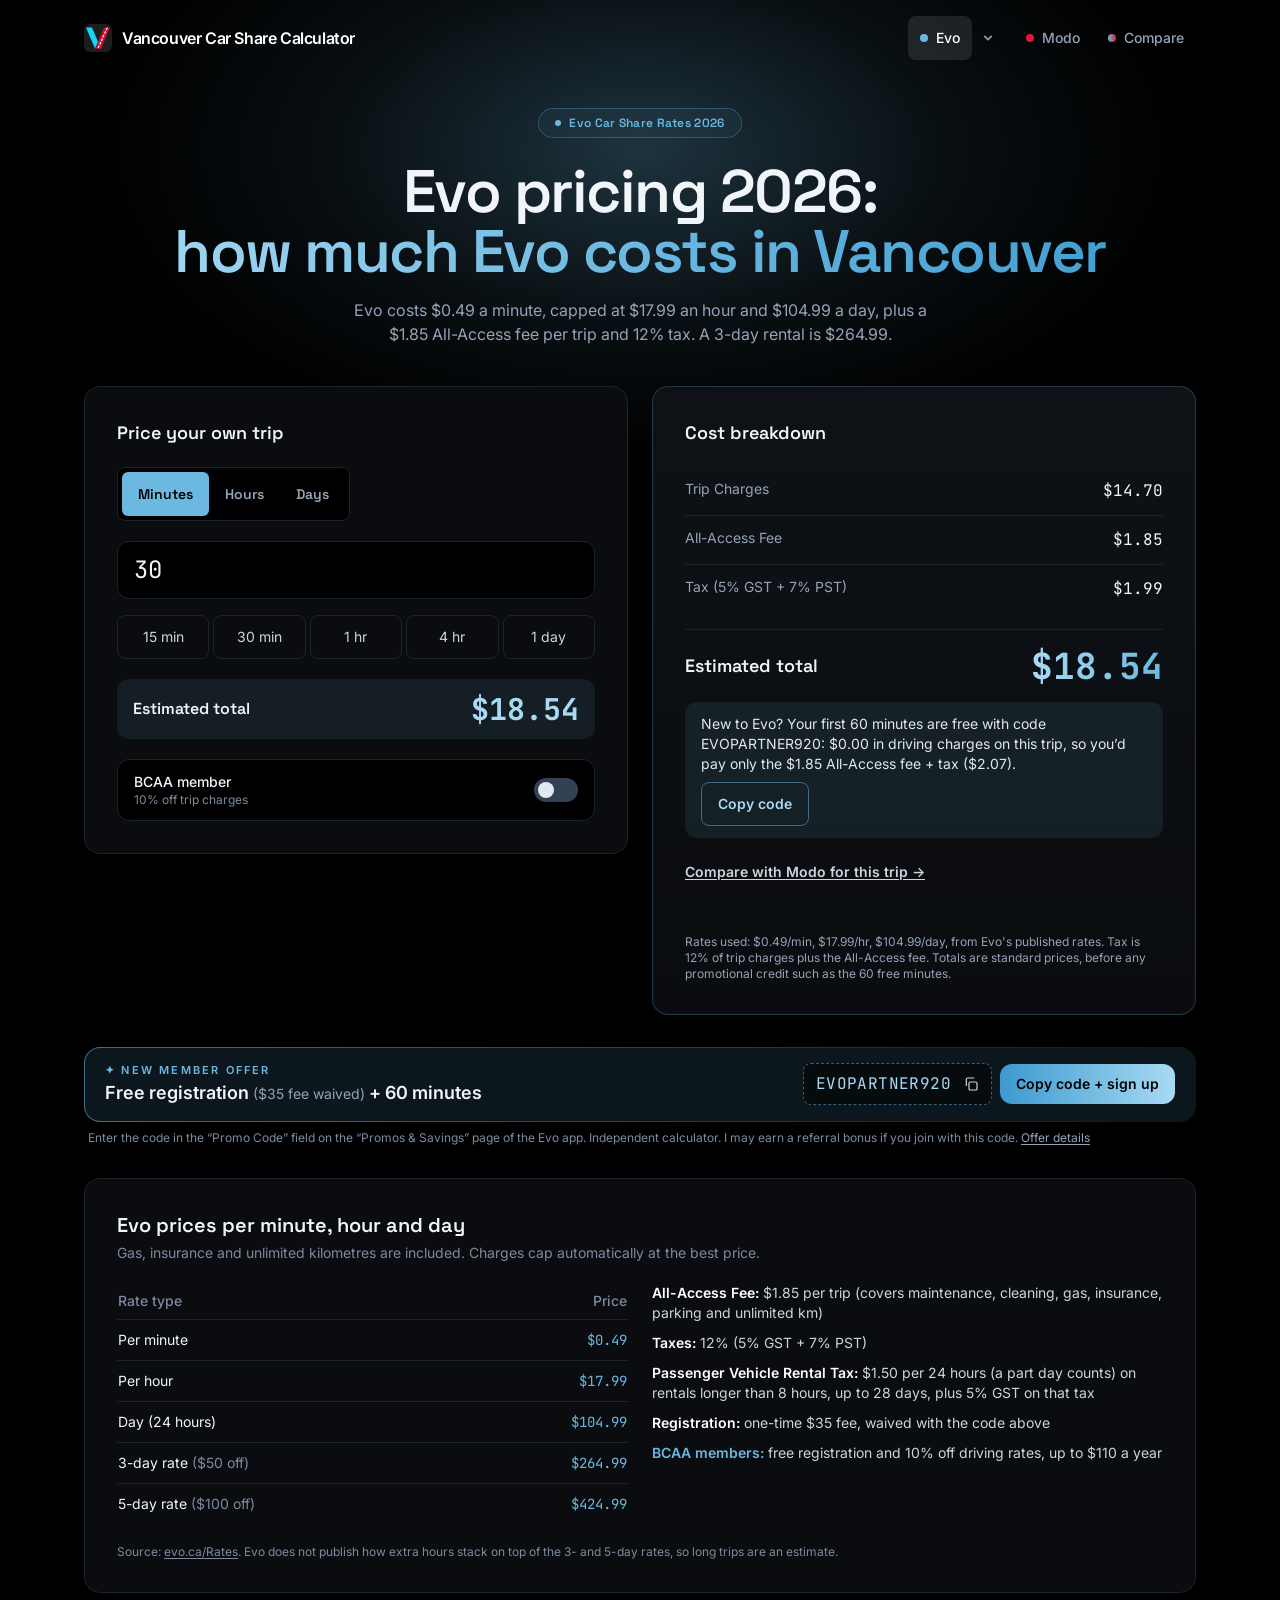
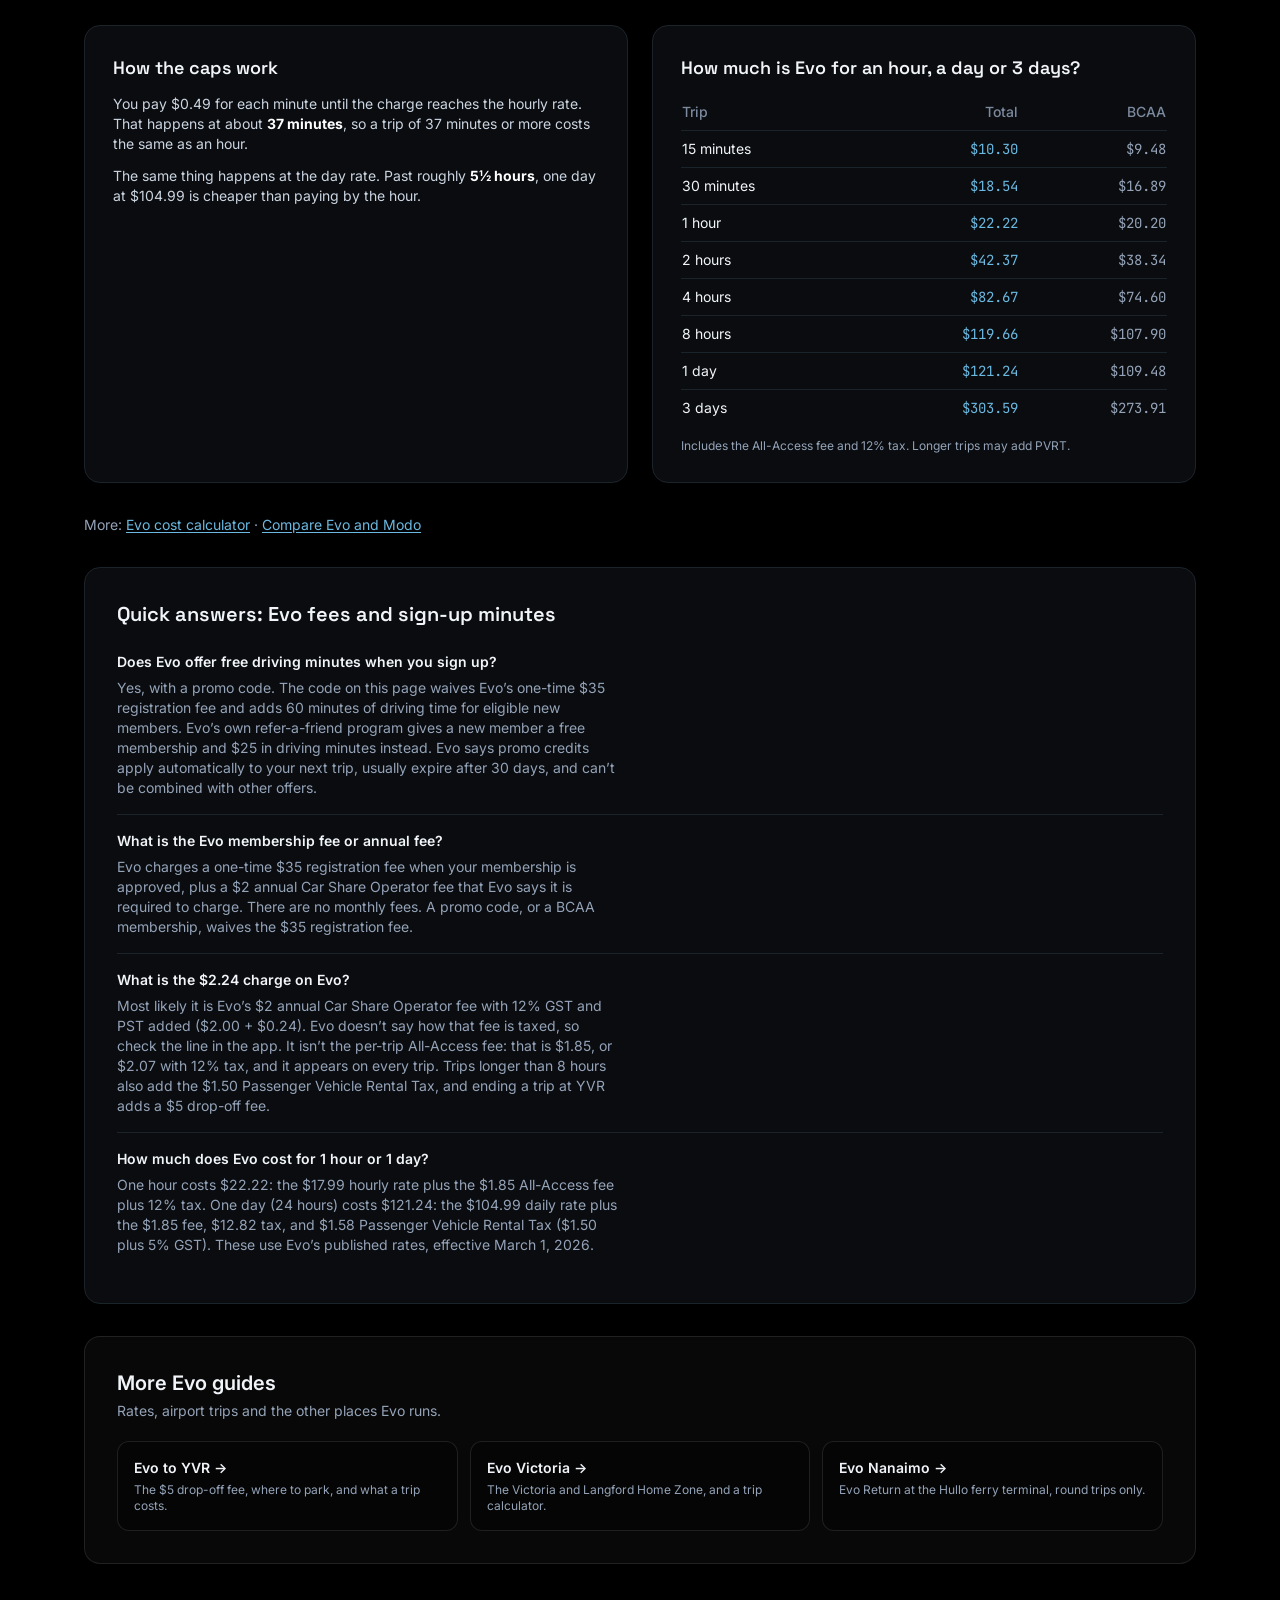
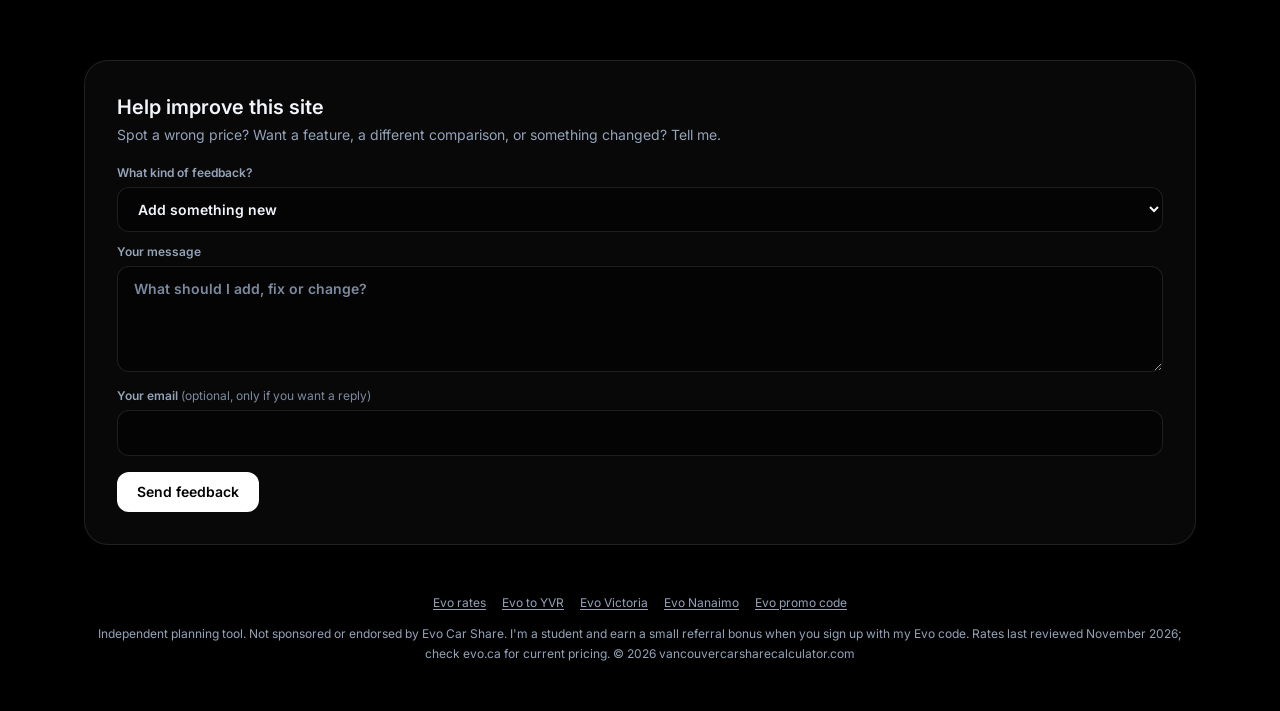
<file: evo/rates/index.html>
<!DOCTYPE html>
<html lang="en">
<head>
<meta charset="UTF-8">
<meta name="viewport" content="width=device-width, initial-scale=1.0">
<title>Evo Rates 2026: $0.49/min, $17.99/hr, $104.99/day + Fees</title>
<meta name="description" content="Evo Car Share rates for 2026 in Vancouver and Victoria: $0.49/min, $17.99/hr, $104.99/day, $1.85 All-Access fee, PVRT and BCAA 10% off. Exact trip totals.">
<link rel="canonical" href="https://vancouvercarsharecalculator.com/evo/rates/">
<link rel="icon" href="../../favicon.ico" sizes="any">
<link rel="icon" type="image/png" sizes="32x32" href="../../assets/favicon-32.png">
<link rel="icon" type="image/png" sizes="192x192" href="../../assets/icon-192.png">
<link rel="apple-touch-icon" href="../../assets/apple-touch-icon.png">
<meta property="og:type" content="website">
<meta property="og:site_name" content="Vancouver Car Share Calculator">
<meta property="og:title" content="Evo Rates 2026: $0.49/min, $17.99/hr, $104.99/day + Fees">
<meta property="og:description" content="Evo Car Share rates for 2026 in Vancouver and Victoria: $0.49/min, $17.99/hr, $104.99/day, $1.85 All-Access fee, PVRT and BCAA 10% off. Exact trip totals.">
<meta property="og:url" content="https://vancouvercarsharecalculator.com/evo/rates/">
<meta property="og:image" content="https://vancouvercarsharecalculator.com/assets/og-image.jpg">
<meta property="og:image:width" content="1200">
<meta property="og:image:height" content="630">
<meta name="twitter:card" content="summary_large_image">
<meta name="twitter:image" content="https://vancouvercarsharecalculator.com/assets/og-image.jpg">
<meta name="twitter:title" content="Evo Rates 2026: $0.49/min, $17.99/hr, $104.99/day + Fees">
<meta name="twitter:description" content="Evo Car Share rates for 2026 in Vancouver and Victoria: $0.49/min, $17.99/hr, $104.99/day, $1.85 All-Access fee, PVRT and BCAA 10% off. Exact trip totals.">
<link rel="preconnect" href="https://fonts.googleapis.com">
<link rel="preconnect" href="https://fonts.gstatic.com" crossorigin>
<link href="https://fonts.googleapis.com/css2?family=Space+Grotesk:wght@500;600;700&family=Inter:wght@400;500;600&family=JetBrains+Mono:wght@500;700&display=swap" rel="stylesheet">
<link rel="stylesheet" href="../../assets/tailwind.css?v=20261120c">
<style>
  :root{ --panel:10 12 15; --panel2:14 18 22; --line:28 36 43; }
  body{ background:#000; }
  input[type=number]::-webkit-outer-spin-button, input[type=number]::-webkit-inner-spin-button{ -webkit-appearance:none; margin:0; }
  .glow-floor{ background:radial-gradient(ellipse at center, rgba(107,184,224,.28) 0%, rgba(107,184,224,.08) 40%, transparent 70%); }
</style>
<script type="application/ld+json">
{
 "@context": "https://schema.org",
 "@type": "FAQPage",
 "mainEntity": [
  {
   "@type": "Question",
   "name": "Does Evo offer free driving minutes when you sign up?",
   "acceptedAnswer": {
    "@type": "Answer",
    "text": "Yes, with a promo code. The code on this page waives Evo’s one-time $35 registration fee and adds 60 minutes of driving time for eligible new members. Evo’s own refer-a-friend program gives a new member a free membership and $25 in driving minutes instead. Evo says promo credits apply automatically to your next trip, usually expire after 30 days, and can’t be combined with other offers."
   }
  },
  {
   "@type": "Question",
   "name": "What is the Evo membership fee or annual fee?",
   "acceptedAnswer": {
    "@type": "Answer",
    "text": "Evo charges a one-time $35 registration fee when your membership is approved, plus a $2 annual Car Share Operator fee that Evo says it is required to charge. There are no monthly fees. A promo code, or a BCAA membership, waives the $35 registration fee."
   }
  },
  {
   "@type": "Question",
   "name": "What is the $2.24 charge on Evo?",
   "acceptedAnswer": {
    "@type": "Answer",
    "text": "Most likely it is Evo’s $2 annual Car Share Operator fee with 12% GST and PST added ($2.00 + $0.24). Evo doesn’t say how that fee is taxed, so check the line in the app. It isn’t the per-trip All-Access fee: that is $1.85, or $2.07 with 12% tax, and it appears on every trip. Trips longer than 8 hours also add the $1.50 Passenger Vehicle Rental Tax, and ending a trip at YVR adds a $5 drop-off fee."
   }
  },
  {
   "@type": "Question",
   "name": "How much does Evo cost for 1 hour or 1 day?",
   "acceptedAnswer": {
    "@type": "Answer",
    "text": "One hour costs $22.22: the $17.99 hourly rate plus the $1.85 All-Access fee plus 12% tax. One day (24 hours) costs $121.24: the $104.99 daily rate plus the $1.85 fee, $12.82 tax, and $1.58 Passenger Vehicle Rental Tax ($1.50 plus 5% GST). These use Evo’s published rates, effective March 1, 2026."
   }
  }
 ]
}
</script>
</head>
<body class="text-slate-100 font-body min-h-screen" data-page="evo">

<div class="pointer-events-none fixed inset-0 -z-10 overflow-hidden" aria-hidden="true">
  <div class="glow-floor absolute -top-40 left-1/2 -translate-x-1/2 w-[1100px] h-[620px]"></div>
</div>

<div id="site-nav"></div>

<main class="max-w-6xl mx-auto px-5 pb-16">

  <header class="text-center pt-8 pb-10">
    <div class="inline-flex items-center gap-2 rounded-full border border-evo/30 bg-evo/5 px-4 py-1.5 mb-6">
      <span class="w-1.5 h-1.5 rounded-full bg-evo"></span>
      <span class="text-xs font-semibold tracking-wide text-evo font-display">Evo Car Share Rates 2026</span>
    </div>
    <h1 class="font-display font-semibold text-4xl md:text-6xl leading-[1.08] tracking-tight mb-4">
      Evo pricing 2026:
      <span class="block bg-gradient-to-r from-evo-light via-evo to-evo-deep bg-clip-text text-transparent">how much Evo costs in Vancouver</span>
    </h1>
    <p class="text-slate-400 max-w-xl mx-auto">Evo costs $0.49 a minute, capped at $17.99 an hour and $104.99 a day, plus a $1.85 All-Access fee per trip and 12% tax. A 3-day rental is $264.99.</p>
  </header>
  <section id="guideCalc" class="grid grid-cols-1 lg:grid-cols-2 gap-6 mb-8 items-start" data-unit="min" data-start-minutes="30" data-min-minutes="0" data-presets="[[15, &quot;15 min&quot;], [30, &quot;30 min&quot;], [60, &quot;1 hr&quot;], [240, &quot;4 hr&quot;], [1440, &quot;1 day&quot;]]">
    <div class="rounded-2xl border border-line bg-panel p-6 md:p-8">
      <h2 class="font-display font-semibold text-lg mb-5">Price your own trip</h2>
      <div class="inline-flex bg-black border border-line rounded-lg p-1 mb-5" role="group" aria-label="Input unit">
        <button type="button" id="gcUnit-min">Minutes</button>
        <button type="button" id="gcUnit-hr">Hours</button>
        <button type="button" id="gcUnit-day">Days</button>
      </div>
      <input id="gcValue" type="number" min="0" step="1" value="30" inputmode="decimal" aria-label="Trip length"
        class="w-full bg-black border border-line rounded-xl px-4 py-3 font-mono text-2xl text-slate-100 focus:outline-none focus:ring-2 focus:ring-evo mb-4">
      <div class="grid grid-flow-col auto-cols-fr gap-1 mb-5" id="gcPresets"></div>
      <div class="flex items-center justify-between gap-3 rounded-xl bg-evo/10 px-4 py-3 mb-5">
        <span class="font-display font-semibold">Estimated total</span>
        <span id="gcTotalTop" class="font-mono text-3xl font-bold text-evo-light">$0.00</span>
      </div>
      <label class="flex items-center justify-between gap-3 bg-black border border-line rounded-xl px-4 py-3 cursor-pointer">
        <span><span class="block text-sm font-medium">BCAA member</span><span class="block text-xs text-slate-500">10% off trip charges</span></span>
        <span class="relative inline-block w-11 h-6 shrink-0">
          <input id="gcBcaa" type="checkbox" class="peer sr-only">
          <span class="absolute inset-0 rounded-full bg-slate-700 peer-checked:bg-evo peer-focus-visible:ring-2 peer-focus-visible:ring-offset-2 peer-focus-visible:ring-offset-black peer-focus-visible:ring-evo-light transition"></span>
          <span class="absolute left-1 top-1 w-4 h-4 rounded-full bg-slate-200 peer-checked:translate-x-5 peer-checked:bg-black transition-transform"></span>
        </span>
      </label>
    </div>
    <div class="rounded-2xl border border-evo/25 bg-gradient-to-b from-panel2 to-panel p-6 md:p-8">
      <h2 class="font-display font-semibold text-lg mb-5">Cost breakdown</h2>
      <dl class="divide-y divide-line">
        <div class="flex justify-between py-3"><dt class="text-slate-400 text-sm">Trip Charges<span id="gcDiscount" class="block text-xs text-evo mt-0.5 hidden"></span></dt><dd id="gcTrip" class="font-mono">$0.00</dd></div>
        <div class="flex justify-between py-3"><dt class="text-slate-400 text-sm">All-Access Fee</dt><dd id="gcFee" class="font-mono">$0.00</dd></div>
        <div class="flex justify-between py-3"><dt class="text-slate-400 text-sm">Tax (5% GST + 7% PST)</dt><dd id="gcTax" class="font-mono">$0.00</dd></div>
        <div id="gcPvrtRow" class="flex justify-between py-3 hidden"><dt class="text-slate-400 text-sm">Passenger Vehicle Rental Tax <span class="text-xs text-slate-500">(incl. GST)</span></dt><dd id="gcPvrt" class="font-mono">$0.00</dd></div>
      </dl>
      <div class="flex justify-between items-center mt-4 pt-4 border-t border-line">
        <span class="font-display font-semibold text-lg">Estimated total</span>
        <span id="gcTotal" aria-live="polite" class="font-mono text-4xl font-bold bg-gradient-to-r from-evo-light to-evo bg-clip-text text-transparent">$0.00</span>
      </div>
      <div id="gcFreeMinutes" data-requires-code="evo" data-free-minutes class="mt-4 rounded-xl bg-evo/10 px-4 py-3 flex flex-col items-start gap-2">
        <p data-fm-text class="text-sm text-slate-200"></p>
        <button type="button" data-copy-code="evo" data-placement="receipt" data-copied-label="Copied" aria-label="Copy code for the Evo offer" class="min-h-[44px] px-4 rounded-lg border border-evo/50 text-evo-light text-sm font-semibold hover:bg-evo/10 transition">Copy code</button>
      </div>
      <a id="gcCompare" data-base="../../compare/" href="../../compare/" class="mt-3 inline-flex items-center min-h-[44px] text-sm font-semibold text-slate-300 hover:text-white underline underline-offset-2">Compare with Modo for this trip →</a>
      <p id="gcNote" class="text-xs text-slate-500 mt-4 min-h-[1rem]"></p>
      <p class="text-xs text-slate-400 mt-2">Rates used: $0.49/min, $17.99/hr, $104.99/day, from Evo's published rates. Tax is 12% of trip charges plus the All-Access fee. Totals are standard prices, before any promotional credit such as the 60 free minutes.</p>
    </div>
  </section>
<div id="offer-strip" class="mb-8"></div>
  <section class="rounded-2xl border border-line bg-panel p-6 md:p-8 mb-8">
    <h2 class="font-display font-semibold text-xl mb-1">Evo prices per minute, hour and day</h2>
    <p class="text-sm text-slate-500 mb-5">Gas, insurance and unlimited kilometres are included. Charges cap automatically at the best price.</p>
    <div class="grid grid-cols-1 md:grid-cols-2 gap-6">
      <table class="w-full text-sm">
        <thead><tr class="text-left text-slate-500 border-b border-line"><th class="py-2 font-medium">Rate type</th><th class="py-2 text-right font-medium">Price</th></tr></thead>
        <tbody class="divide-y divide-line">
          <tr><td class="py-2.5">Per minute</td><td class="text-right font-mono text-evo">$0.49</td></tr>
          <tr><td class="py-2.5">Per hour</td><td class="text-right font-mono text-evo">$17.99</td></tr>
          <tr><td class="py-2.5">Day (24 hours)</td><td class="text-right font-mono text-evo">$104.99</td></tr>
          <tr><td class="py-2.5">3-day rate <span class="text-slate-500">($50 off)</span></td><td class="text-right font-mono text-evo">$264.99</td></tr>
          <tr><td class="py-2.5">5-day rate <span class="text-slate-500">($100 off)</span></td><td class="text-right font-mono text-evo">$424.99</td></tr>
        </tbody>
      </table>
      <ul class="text-sm text-slate-300 space-y-2.5">
        <li><span class="font-semibold text-white">All-Access Fee:</span> $1.85 per trip (covers maintenance, cleaning, gas, insurance, parking and unlimited km)</li>
        <li><span class="font-semibold text-white">Taxes:</span> 12% (5% GST + 7% PST)</li>
        <li><span class="font-semibold text-white">Passenger Vehicle Rental Tax:</span> $1.50 per 24 hours (a part day counts) on rentals longer than 8 hours, up to 28 days, plus 5% GST on that tax</li>
        <li><span class="font-semibold text-white">Registration:</span> one-time $35 fee, waived with the code above</li>
        <li><span class="font-semibold text-evo">BCAA members:</span> free registration and 10% off driving rates, up to $110 a year</li>
      </ul>
    </div>
    <p class="text-xs text-slate-500 mt-5">Source: <a class="underline underline-offset-2" href="https://evo.ca/Rates" target="_blank" rel="noopener">evo.ca/Rates</a>. Evo does not publish how extra hours stack on top of the 3- and 5-day rates, so long trips are an estimate.</p>
  </section>

  <section class="grid grid-cols-1 md:grid-cols-2 gap-6 mb-8">
<div class="rounded-2xl border border-line bg-panel p-6 md:p-7"><h2 class="font-display font-semibold text-lg mb-3">How the caps work</h2><p class="text-sm text-slate-300 mb-3">You pay $0.49 for each minute until the charge reaches the hourly rate. That happens at about <strong class="text-white">37 minutes</strong>, so a trip of 37 minutes or more costs the same as an hour.</p><p class="text-sm text-slate-300">The same thing happens at the day rate. Past roughly <strong class="text-white">5½ hours</strong>, one day at $104.99 is cheaper than paying by the hour.</p></div><div class="rounded-2xl border border-line bg-panel p-6 md:p-7"><h2 class="font-display font-semibold text-lg mb-3">How much is Evo for an hour, a day or 3 days?</h2><table class="w-full text-sm"><thead><tr class="text-left text-slate-500 border-b border-line"><th class="py-2 font-medium">Trip</th><th class="py-2 text-right font-medium">Total</th><th class="py-2 text-right font-medium">BCAA</th></tr></thead><tbody id="typicalRows" class="divide-y divide-line"></tbody></table><p class="text-xs text-slate-400 mt-3">Includes the All-Access fee and 12% tax. Longer trips may add PVRT.</p></div>
  </section>

  <p class="text-sm text-slate-400 mb-8">More: <a class="text-evo underline underline-offset-2" href="../">Evo cost calculator</a> · <a class="text-evo underline underline-offset-2" href="../../compare/">Compare Evo and Modo</a></p>

  <section id="quick-answers" class="rounded-2xl border border-line bg-panel p-6 md:p-8 mb-8">
    <h2 class="font-display font-semibold text-xl mb-2">Quick answers: Evo fees and sign-up minutes</h2>
    <div class="divide-y divide-line">
<div class="py-4"><h3 class="font-semibold text-sm mb-1.5">Does Evo offer free driving minutes when you sign up?</h3><p class="text-sm text-slate-400 max-w-[56ch]">Yes, with a promo code. The code on this page waives Evo’s one-time $35 registration fee and adds 60 minutes of driving time for eligible new members. Evo’s own refer-a-friend program gives a new member a free membership and $25 in driving minutes instead. Evo says promo credits apply automatically to your next trip, usually expire after 30 days, and can’t be combined with other offers.</p></div><div class="py-4"><h3 class="font-semibold text-sm mb-1.5">What is the Evo membership fee or annual fee?</h3><p class="text-sm text-slate-400 max-w-[56ch]">Evo charges a one-time $35 registration fee when your membership is approved, plus a $2 annual Car Share Operator fee that Evo says it is required to charge. There are no monthly fees. A promo code, or a BCAA membership, waives the $35 registration fee.</p></div><div class="py-4"><h3 class="font-semibold text-sm mb-1.5">What is the $2.24 charge on Evo?</h3><p class="text-sm text-slate-400 max-w-[56ch]">Most likely it is Evo’s $2 annual Car Share Operator fee with 12% GST and PST added ($2.00 + $0.24). Evo doesn’t say how that fee is taxed, so check the line in the app. It isn’t the per-trip All-Access fee: that is $1.85, or $2.07 with 12% tax, and it appears on every trip. Trips longer than 8 hours also add the $1.50 Passenger Vehicle Rental Tax, and ending a trip at YVR adds a $5 drop-off fee.</p></div><div class="py-4"><h3 class="font-semibold text-sm mb-1.5">How much does Evo cost for 1 hour or 1 day?</h3><p class="text-sm text-slate-400 max-w-[56ch]">One hour costs $22.22: the $17.99 hourly rate plus the $1.85 All-Access fee plus 12% tax. One day (24 hours) costs $121.24: the $104.99 daily rate plus the $1.85 fee, $12.82 tax, and $1.58 Passenger Vehicle Rental Tax ($1.50 plus 5% GST). These use Evo’s published rates, effective March 1, 2026.</p></div>
    </div>
  </section>

  <div id="evo-guides" class="-mx-5 mb-8"></div>

</main>

<div id="feedback" class="mb-12"></div>

<footer class="max-w-6xl mx-auto px-5 pb-12 text-center text-xs text-slate-400 leading-relaxed">
  Independent planning tool. Not sponsored or endorsed by Evo Car Share. I'm a student and earn a small referral bonus when you sign up with my Evo code.
  Rates last reviewed <span data-reviewed>November 2026</span>; check evo.ca for current pricing. © <span id="year"></span> vancouvercarsharecalculator.com
</footer>

<script src="../../assets/pricing.js?v=20261120c"></script>
<script src="../../assets/site.js?v=20261120c"></script>
<script src="../../assets/guide-calc.js?v=20261120c"></script>
<script>
(function () {
  var P = window.Pricing;
  var fmt = function (n) { return '$' + n.toLocaleString('en-CA', { minimumFractionDigits: 2, maximumFractionDigits: 2 }); };
  var rows = [[15, '15 minutes'], [30, '30 minutes'], [60, '1 hour'], [120, '2 hours'], [240, '4 hours'], [480, '8 hours'], [1440, '1 day'], [4320, '3 days']];
  document.getElementById('typicalRows').innerHTML = rows.map(function (r) {
    var a = P.evoQuote(r[0], { bcaa: false }), b = P.evoQuote(r[0], { bcaa: true });
    return '<tr><td class="py-2">' + r[1] + '</td><td class="py-2 text-right font-mono text-evo">' + fmt(a.total) + '</td><td class="py-2 text-right font-mono text-slate-400">' + fmt(b.total) + '</td></tr>';
  }).join('');
})();
</script>
</body>
</html>
</file>
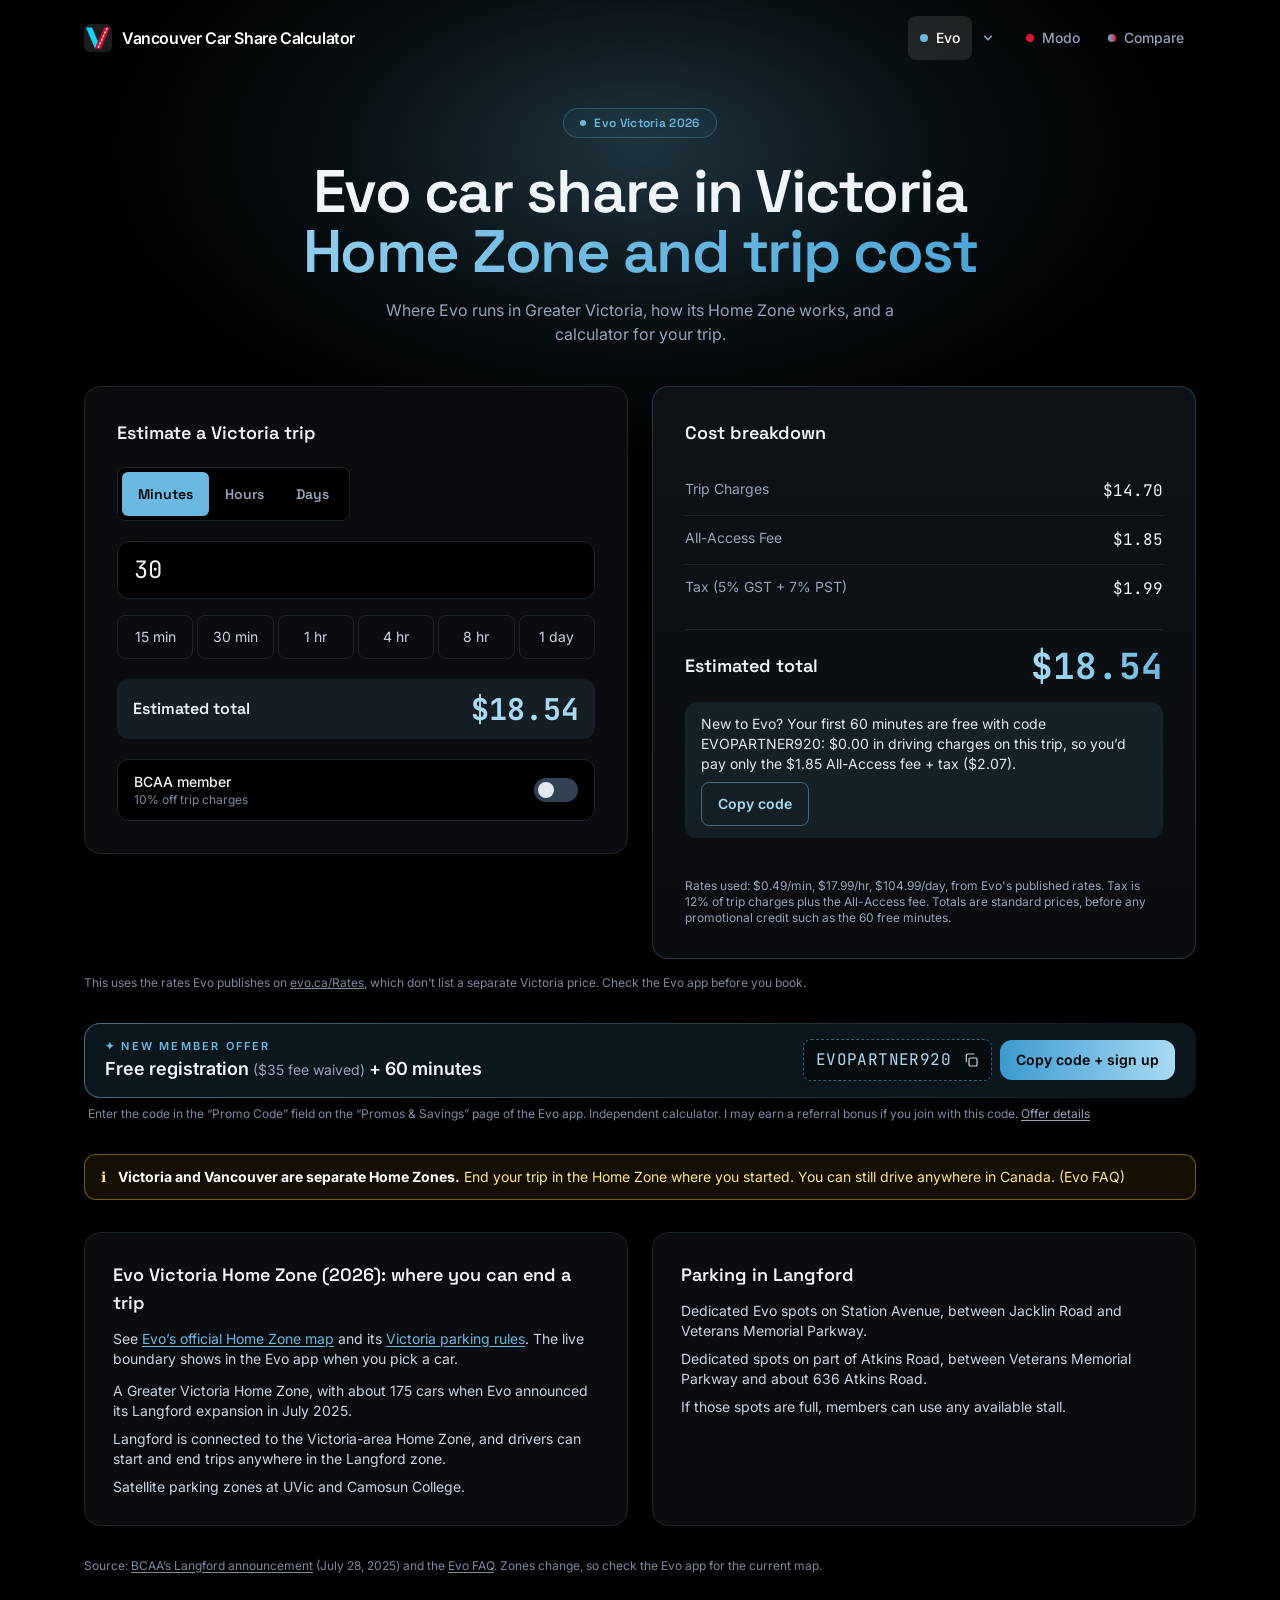
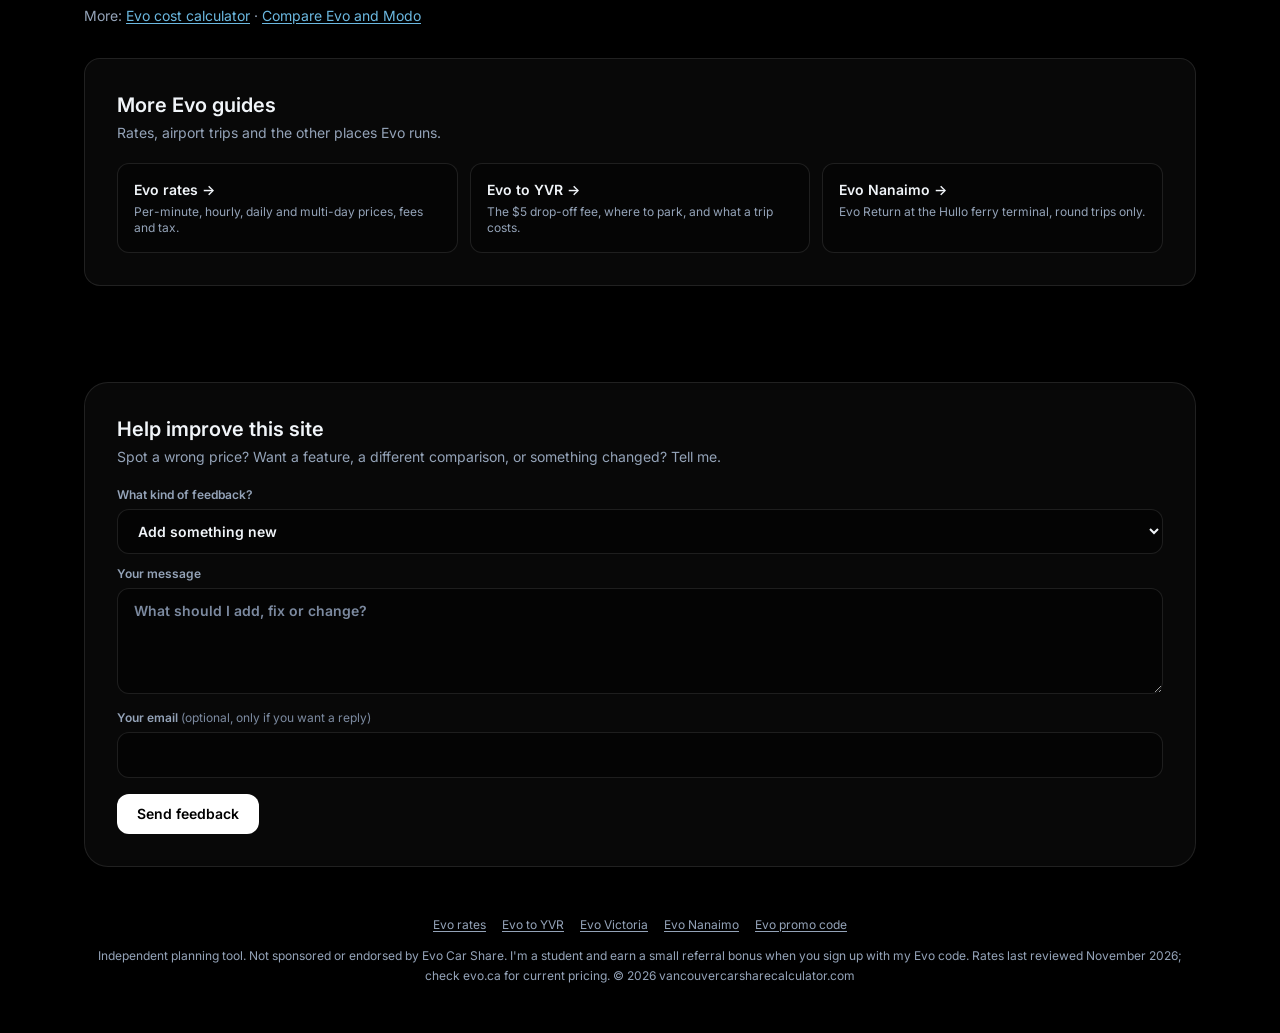
<file: evo/victoria/index.html>
<!DOCTYPE html>
<html lang="en">
<head>
<meta charset="UTF-8">
<meta name="viewport" content="width=device-width, initial-scale=1.0">
<title>Evo Victoria Home Zone 2026 | Map, Rates &amp; Calculator</title>
<meta name="description" content="Evo in Victoria and Langford: where the Home Zone runs, UVic and Camosun parking, and a calculator to estimate what your Victoria trip will cost.">
<link rel="canonical" href="https://vancouvercarsharecalculator.com/evo/victoria/">
<link rel="icon" href="../../favicon.ico" sizes="any">
<link rel="icon" type="image/png" sizes="32x32" href="../../assets/favicon-32.png">
<link rel="icon" type="image/png" sizes="192x192" href="../../assets/icon-192.png">
<link rel="apple-touch-icon" href="../../assets/apple-touch-icon.png">
<meta property="og:type" content="website">
<meta property="og:site_name" content="Vancouver Car Share Calculator">
<meta property="og:title" content="Evo Victoria Home Zone 2026 | Map, Rates &amp; Calculator">
<meta property="og:description" content="Evo in Victoria and Langford: where the Home Zone runs, UVic and Camosun parking, and a calculator to estimate what your Victoria trip will cost.">
<meta property="og:url" content="https://vancouvercarsharecalculator.com/evo/victoria/">
<meta property="og:image" content="https://vancouvercarsharecalculator.com/assets/og-image.jpg">
<meta property="og:image:width" content="1200">
<meta property="og:image:height" content="630">
<meta name="twitter:card" content="summary_large_image">
<meta name="twitter:image" content="https://vancouvercarsharecalculator.com/assets/og-image.jpg">
<meta name="twitter:title" content="Evo Victoria Home Zone 2026 | Map, Rates &amp; Calculator">
<meta name="twitter:description" content="Evo in Victoria and Langford: where the Home Zone runs, UVic and Camosun parking, and a calculator to estimate what your Victoria trip will cost.">
<link rel="preconnect" href="https://fonts.googleapis.com">
<link rel="preconnect" href="https://fonts.gstatic.com" crossorigin>
<link href="https://fonts.googleapis.com/css2?family=Space+Grotesk:wght@500;600;700&family=Inter:wght@400;500;600&family=JetBrains+Mono:wght@500;700&display=swap" rel="stylesheet">
<link rel="stylesheet" href="../../assets/tailwind.css?v=20261120c">
<style>
  :root{ --panel:10 12 15; --panel2:14 18 22; --line:28 36 43; }
  body{ background:#000; }
  input[type=number]::-webkit-outer-spin-button, input[type=number]::-webkit-inner-spin-button{ -webkit-appearance:none; margin:0; }
  .glow-floor{ background:radial-gradient(ellipse at center, rgba(107,184,224,.28) 0%, rgba(107,184,224,.08) 40%, transparent 70%); }
</style>
</head>
<body class="text-slate-100 font-body min-h-screen" data-page="evo">

<div class="pointer-events-none fixed inset-0 -z-10 overflow-hidden" aria-hidden="true">
  <div class="glow-floor absolute -top-40 left-1/2 -translate-x-1/2 w-[1100px] h-[620px]"></div>
</div>

<div id="site-nav"></div>

<main class="max-w-6xl mx-auto px-5 pb-16">

  <header class="text-center pt-8 pb-10">
    <div class="inline-flex items-center gap-2 rounded-full border border-evo/30 bg-evo/5 px-4 py-1.5 mb-6">
      <span class="w-1.5 h-1.5 rounded-full bg-evo"></span>
      <span class="text-xs font-semibold tracking-wide text-evo font-display">Evo Victoria 2026</span>
    </div>
    <h1 class="font-display font-semibold text-4xl md:text-6xl leading-[1.08] tracking-tight mb-4">
      Evo car share in Victoria
      <span class="block bg-gradient-to-r from-evo-light via-evo to-evo-deep bg-clip-text text-transparent">Home Zone and trip cost</span>
    </h1>
    <p class="text-slate-400 max-w-xl mx-auto">Where Evo runs in Greater Victoria, how its Home Zone works, and a calculator for your trip.</p>
  </header>
  <section id="guideCalc" class="grid grid-cols-1 lg:grid-cols-2 gap-6 mb-8 items-start" data-unit="min" data-start-minutes="30" data-min-minutes="0" data-presets="[[15, &quot;15 min&quot;], [30, &quot;30 min&quot;], [60, &quot;1 hr&quot;], [240, &quot;4 hr&quot;], [480, &quot;8 hr&quot;], [1440, &quot;1 day&quot;]]">
    <div class="rounded-2xl border border-line bg-panel p-6 md:p-8">
      <h2 class="font-display font-semibold text-lg mb-5">Estimate a Victoria trip</h2>
      <div class="inline-flex bg-black border border-line rounded-lg p-1 mb-5" role="group" aria-label="Input unit">
        <button type="button" id="gcUnit-min">Minutes</button>
        <button type="button" id="gcUnit-hr">Hours</button>
        <button type="button" id="gcUnit-day">Days</button>
      </div>
      <input id="gcValue" type="number" min="0" step="1" value="30" inputmode="decimal" aria-label="Trip length"
        class="w-full bg-black border border-line rounded-xl px-4 py-3 font-mono text-2xl text-slate-100 focus:outline-none focus:ring-2 focus:ring-evo mb-4">
      <div class="grid grid-flow-col auto-cols-fr gap-1 mb-5" id="gcPresets"></div>
      <div class="flex items-center justify-between gap-3 rounded-xl bg-evo/10 px-4 py-3 mb-5">
        <span class="font-display font-semibold">Estimated total</span>
        <span id="gcTotalTop" class="font-mono text-3xl font-bold text-evo-light">$0.00</span>
      </div>
      <label class="flex items-center justify-between gap-3 bg-black border border-line rounded-xl px-4 py-3 cursor-pointer">
        <span><span class="block text-sm font-medium">BCAA member</span><span class="block text-xs text-slate-500">10% off trip charges</span></span>
        <span class="relative inline-block w-11 h-6 shrink-0">
          <input id="gcBcaa" type="checkbox" class="peer sr-only">
          <span class="absolute inset-0 rounded-full bg-slate-700 peer-checked:bg-evo peer-focus-visible:ring-2 peer-focus-visible:ring-offset-2 peer-focus-visible:ring-offset-black peer-focus-visible:ring-evo-light transition"></span>
          <span class="absolute left-1 top-1 w-4 h-4 rounded-full bg-slate-200 peer-checked:translate-x-5 peer-checked:bg-black transition-transform"></span>
        </span>
      </label>
    </div>
    <div class="rounded-2xl border border-evo/25 bg-gradient-to-b from-panel2 to-panel p-6 md:p-8">
      <h2 class="font-display font-semibold text-lg mb-5">Cost breakdown</h2>
      <dl class="divide-y divide-line">
        <div class="flex justify-between py-3"><dt class="text-slate-400 text-sm">Trip Charges<span id="gcDiscount" class="block text-xs text-evo mt-0.5 hidden"></span></dt><dd id="gcTrip" class="font-mono">$0.00</dd></div>
        <div class="flex justify-between py-3"><dt class="text-slate-400 text-sm">All-Access Fee</dt><dd id="gcFee" class="font-mono">$0.00</dd></div>
        <div class="flex justify-between py-3"><dt class="text-slate-400 text-sm">Tax (5% GST + 7% PST)</dt><dd id="gcTax" class="font-mono">$0.00</dd></div>
        <div id="gcPvrtRow" class="flex justify-between py-3 hidden"><dt class="text-slate-400 text-sm">Passenger Vehicle Rental Tax <span class="text-xs text-slate-500">(incl. GST)</span></dt><dd id="gcPvrt" class="font-mono">$0.00</dd></div>
      </dl>
      <div class="flex justify-between items-center mt-4 pt-4 border-t border-line">
        <span class="font-display font-semibold text-lg">Estimated total</span>
        <span id="gcTotal" aria-live="polite" class="font-mono text-4xl font-bold bg-gradient-to-r from-evo-light to-evo bg-clip-text text-transparent">$0.00</span>
      </div>
      <div id="gcFreeMinutes" data-requires-code="evo" data-free-minutes class="mt-4 rounded-xl bg-evo/10 px-4 py-3 flex flex-col items-start gap-2">
        <p data-fm-text class="text-sm text-slate-200"></p>
        <button type="button" data-copy-code="evo" data-placement="receipt" data-copied-label="Copied" aria-label="Copy code for the Evo offer" class="min-h-[44px] px-4 rounded-lg border border-evo/50 text-evo-light text-sm font-semibold hover:bg-evo/10 transition">Copy code</button>
      </div>
      <p id="gcNote" class="text-xs text-slate-500 mt-4 min-h-[1rem]"></p>
      <p class="text-xs text-slate-400 mt-2">Rates used: $0.49/min, $17.99/hr, $104.99/day, from Evo's published rates. Tax is 12% of trip charges plus the All-Access fee. Totals are standard prices, before any promotional credit such as the 60 free minutes.</p>
    </div>
  </section>
  <p class="text-xs text-slate-500 -mt-4 mb-8">This uses the rates Evo publishes on <a class="underline" href="https://evo.ca/Rates" target="_blank" rel="noopener">evo.ca/Rates</a>, which don’t list a separate Victoria price. Check the Evo app before you book.</p>
<div id="offer-strip" class="mb-8"></div><div role="note" class="mb-8 rounded-xl px-4 py-3 text-sm flex gap-3 items-start" style="border:1px solid rgba(251,191,36,.45);background:rgba(251,191,36,.08);color:#fde68a"><span aria-hidden="true">ℹ</span><p><strong class="text-white">Victoria and Vancouver are separate Home Zones.</strong> End your trip in the Home Zone where you started. You can still drive anywhere in Canada. (Evo FAQ)</p></div>
  <section class="grid grid-cols-1 md:grid-cols-2 gap-6 mb-8">
<div class="rounded-2xl border border-line bg-panel p-6 md:p-7"><h2 class="font-display font-semibold text-lg mb-3">Evo Victoria Home Zone (2026): where you can end a trip</h2><p class="text-sm text-slate-300 mb-3">See <a class="text-evo underline underline-offset-2" href="https://evo.ca/faq#what-is-the-home-zone" target="_blank" rel="noopener">Evo’s official Home Zone map</a> and its <a class="text-evo underline underline-offset-2" href="https://evo.ca/parking#victoria" target="_blank" rel="noopener">Victoria parking rules</a>. The live boundary shows in the Evo app when you pick a car.</p><ul class="text-sm text-slate-300 space-y-2"><li>A Greater Victoria Home Zone, with about 175 cars when Evo announced its Langford expansion in July 2025.</li><li>Langford is connected to the Victoria-area Home Zone, and drivers can start and end trips anywhere in the Langford zone.</li><li>Satellite parking zones at UVic and Camosun College.</li></ul></div><div class="rounded-2xl border border-line bg-panel p-6 md:p-7"><h2 class="font-display font-semibold text-lg mb-3">Parking in Langford</h2><ul class="text-sm text-slate-300 space-y-2"><li>Dedicated Evo spots on Station Avenue, between Jacklin Road and Veterans Memorial Parkway.</li><li>Dedicated spots on part of Atkins Road, between Veterans Memorial Parkway and about 636 Atkins Road.</li><li>If those spots are full, members can use any available stall.</li></ul></div>
  </section>
  <p class="text-xs text-slate-500 mb-8">Source: <a class="underline underline-offset-2" href="https://www.bcaa.com/media-centre/2025/evo-car-share-expands-operations-into-langford" target="_blank" rel="noopener">BCAA’s Langford announcement</a> (July 28, 2025) and the <a class="underline underline-offset-2" href="https://www.evo.ca/faq" target="_blank" rel="noopener">Evo FAQ</a>. Zones change, so check the Evo app for the current map.</p>

<p class="text-sm text-slate-400 mt-4">More: <a class="text-evo underline underline-offset-2" href="../">Evo cost calculator</a> · <a class="text-evo underline underline-offset-2" href="../../compare/">Compare Evo and Modo</a></p>
  <div id="evo-guides" class="-mx-5 my-8"></div>

</main>

<div id="feedback" class="mb-12"></div>

<footer class="max-w-6xl mx-auto px-5 pb-12 text-center text-xs text-slate-400 leading-relaxed">
  Independent planning tool. Not sponsored or endorsed by Evo Car Share. I'm a student and earn a small referral bonus when you sign up with my Evo code.
  Rates last reviewed <span data-reviewed>November 2026</span>; check evo.ca for current pricing. © <span id="year"></span> vancouvercarsharecalculator.com
</footer>

<script src="../../assets/pricing.js?v=20261120c"></script>
<script src="../../assets/site.js?v=20261120c"></script>
<script src="../../assets/guide-calc.js?v=20261120c"></script>
</body>
</html>
</file>
